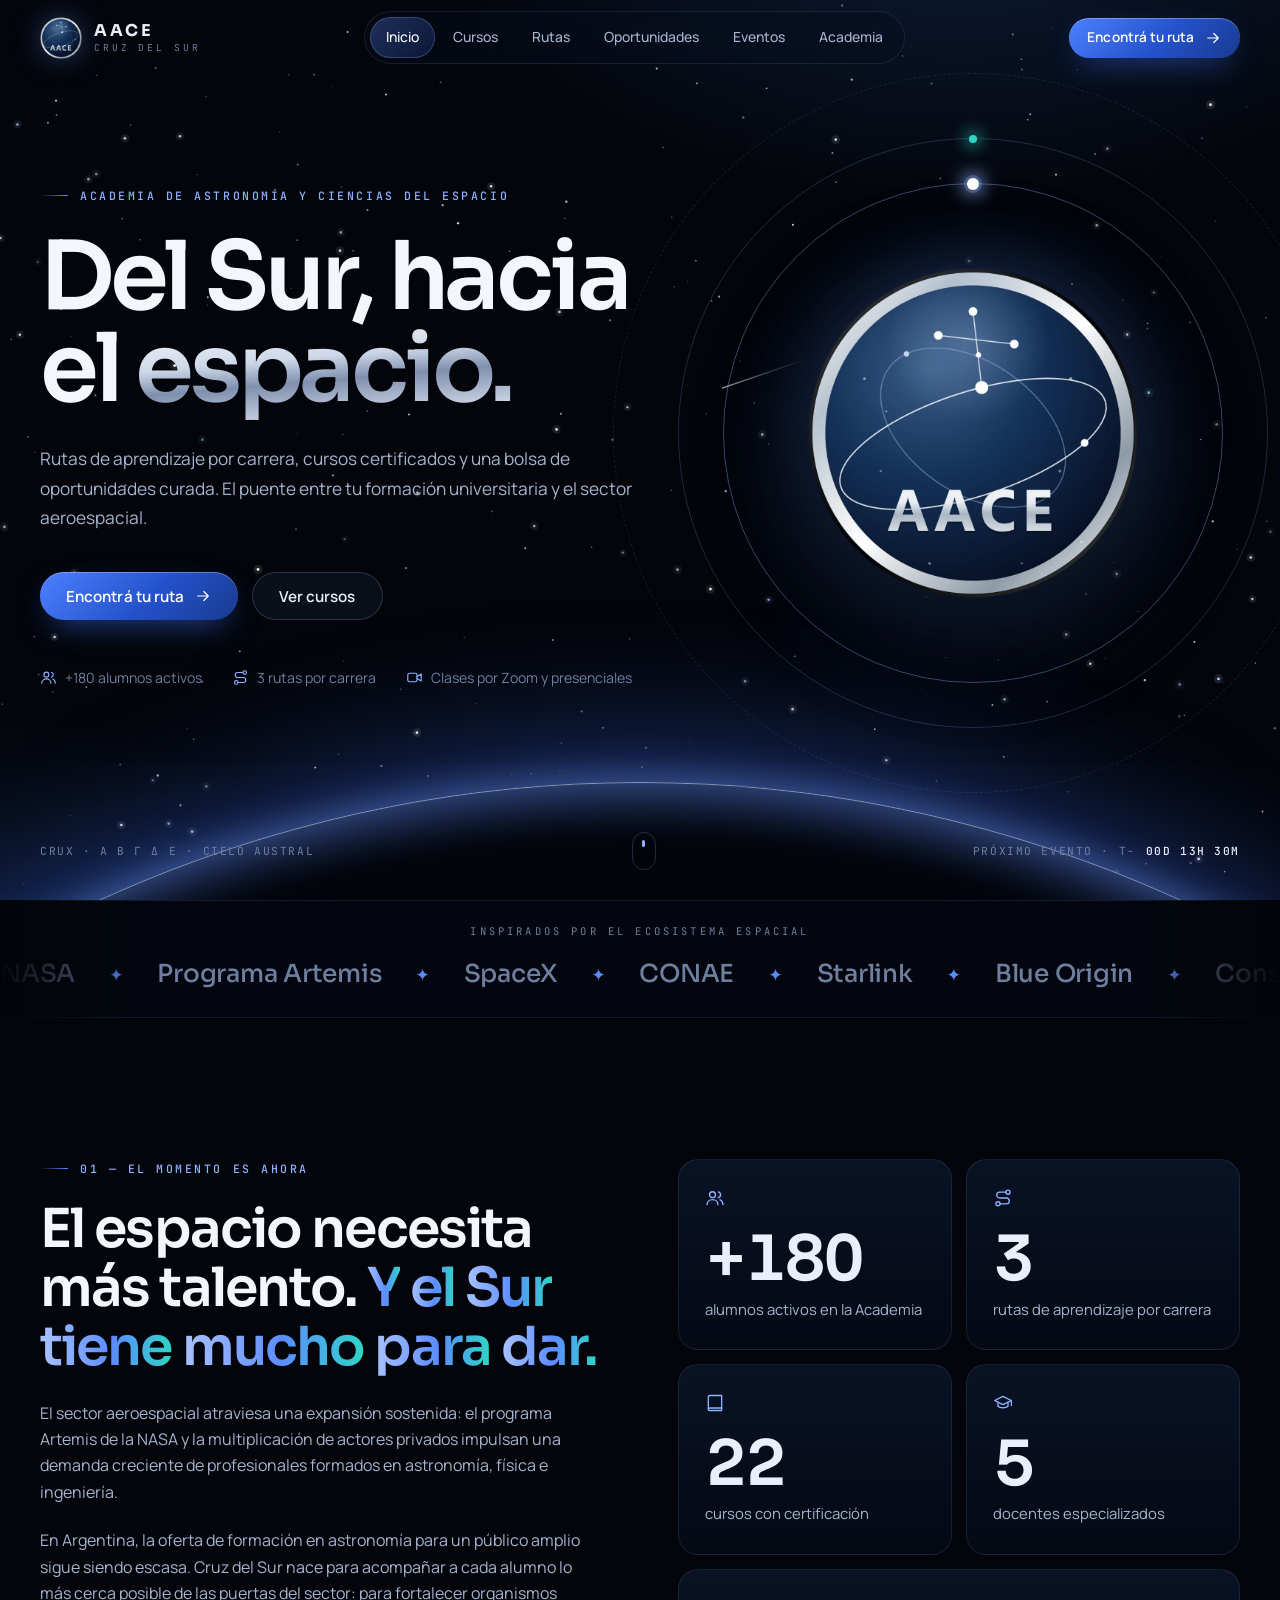
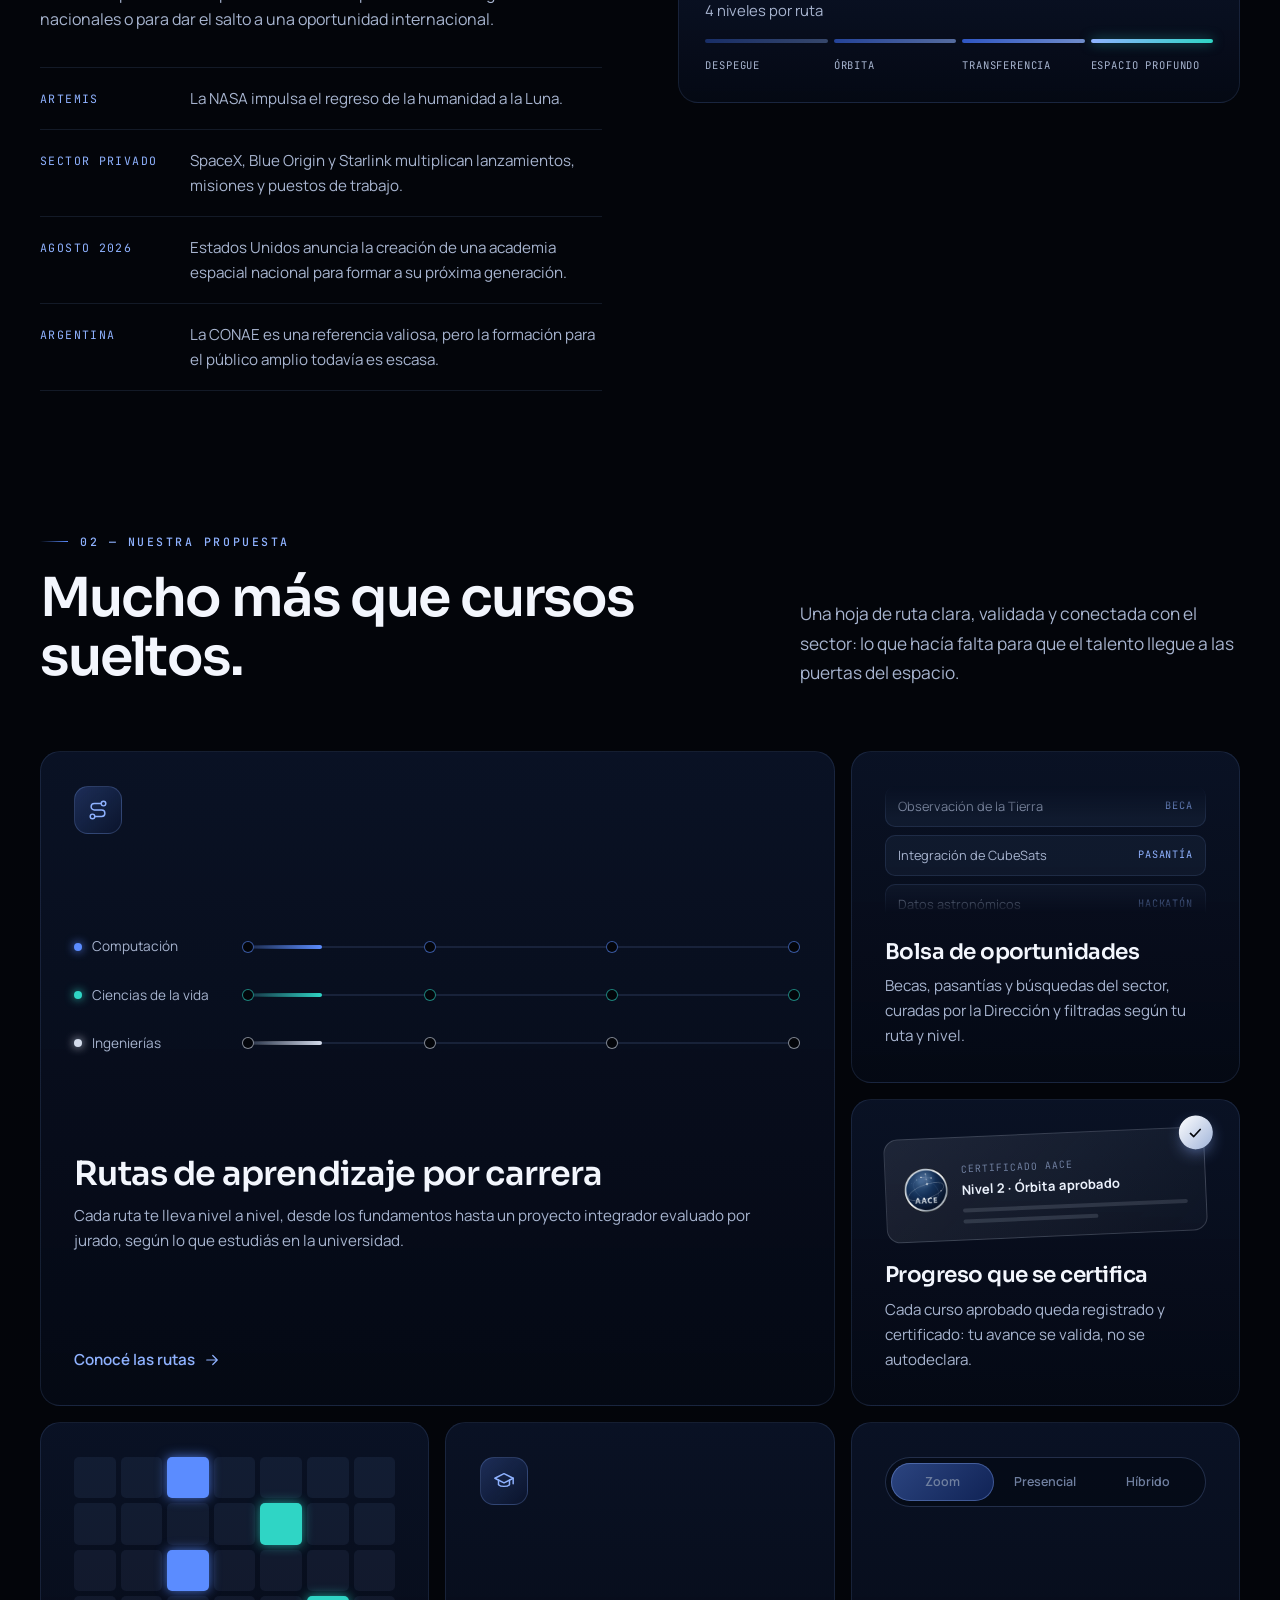
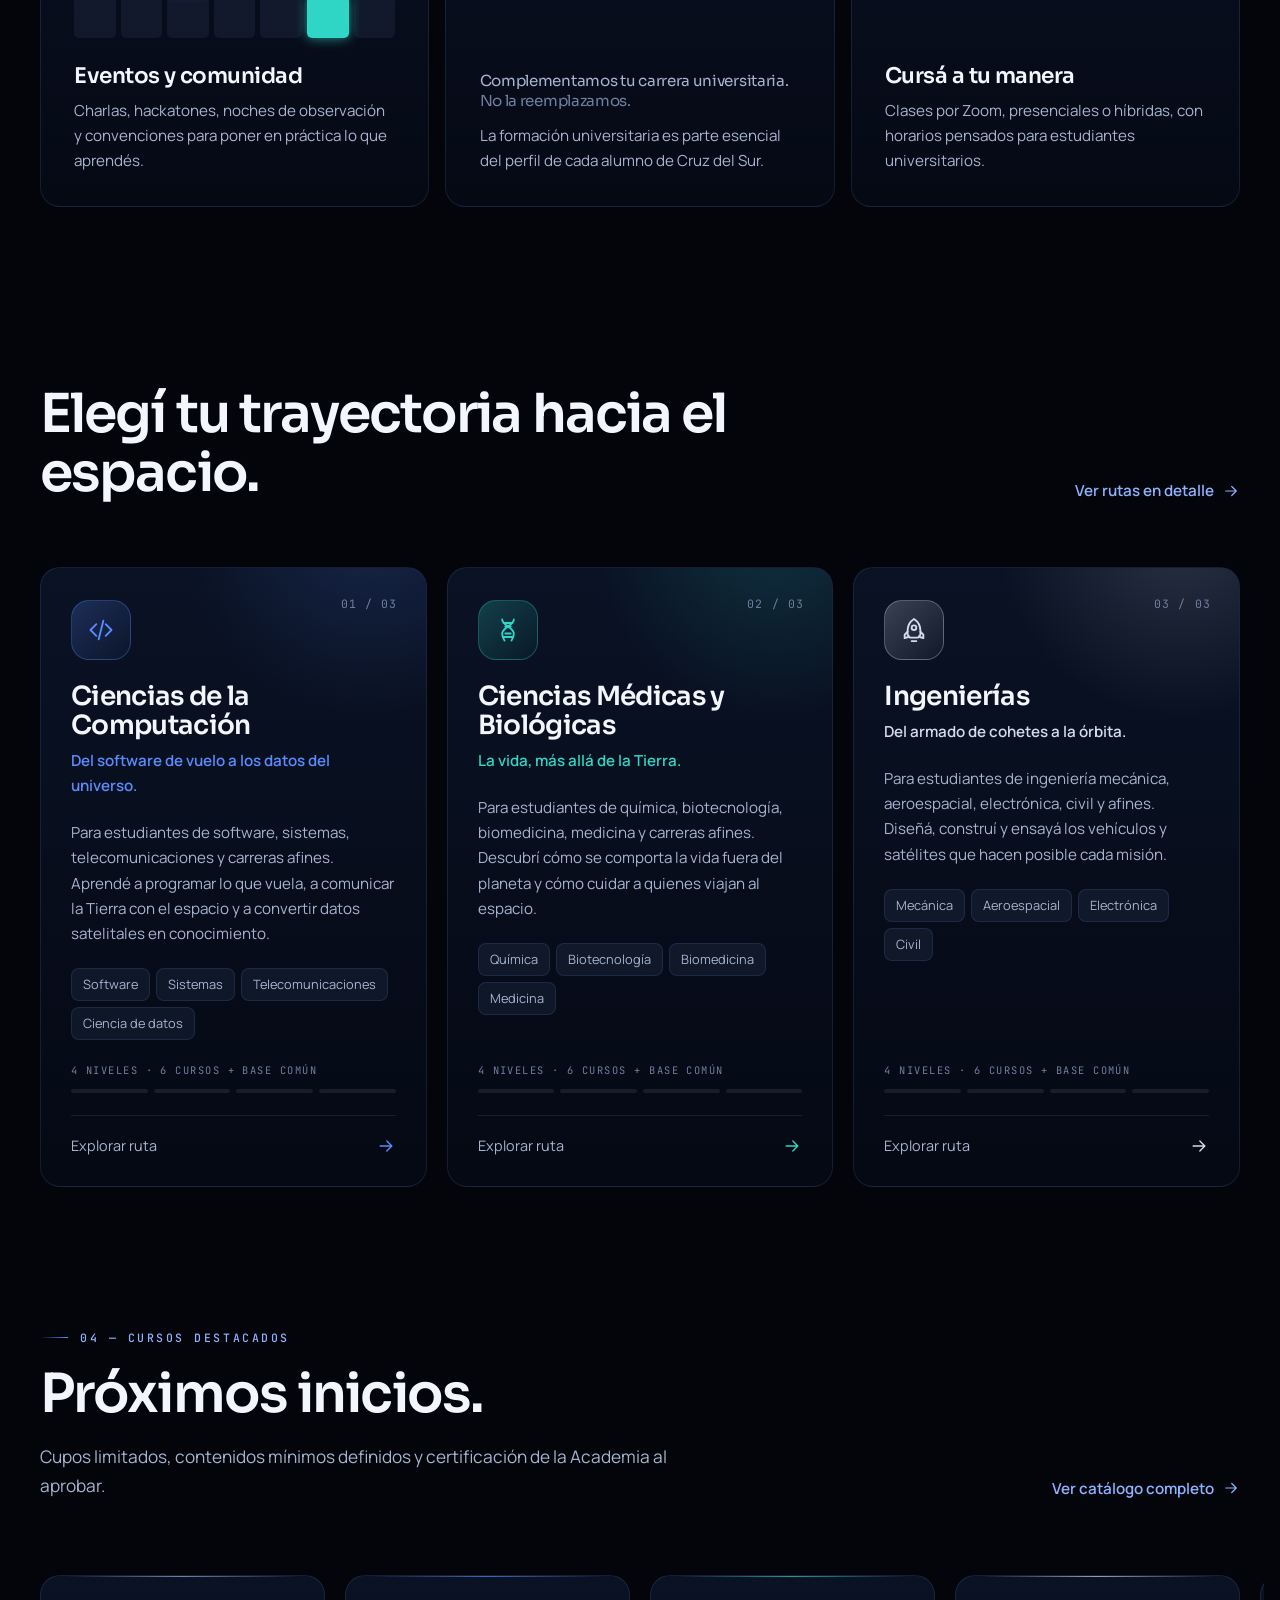
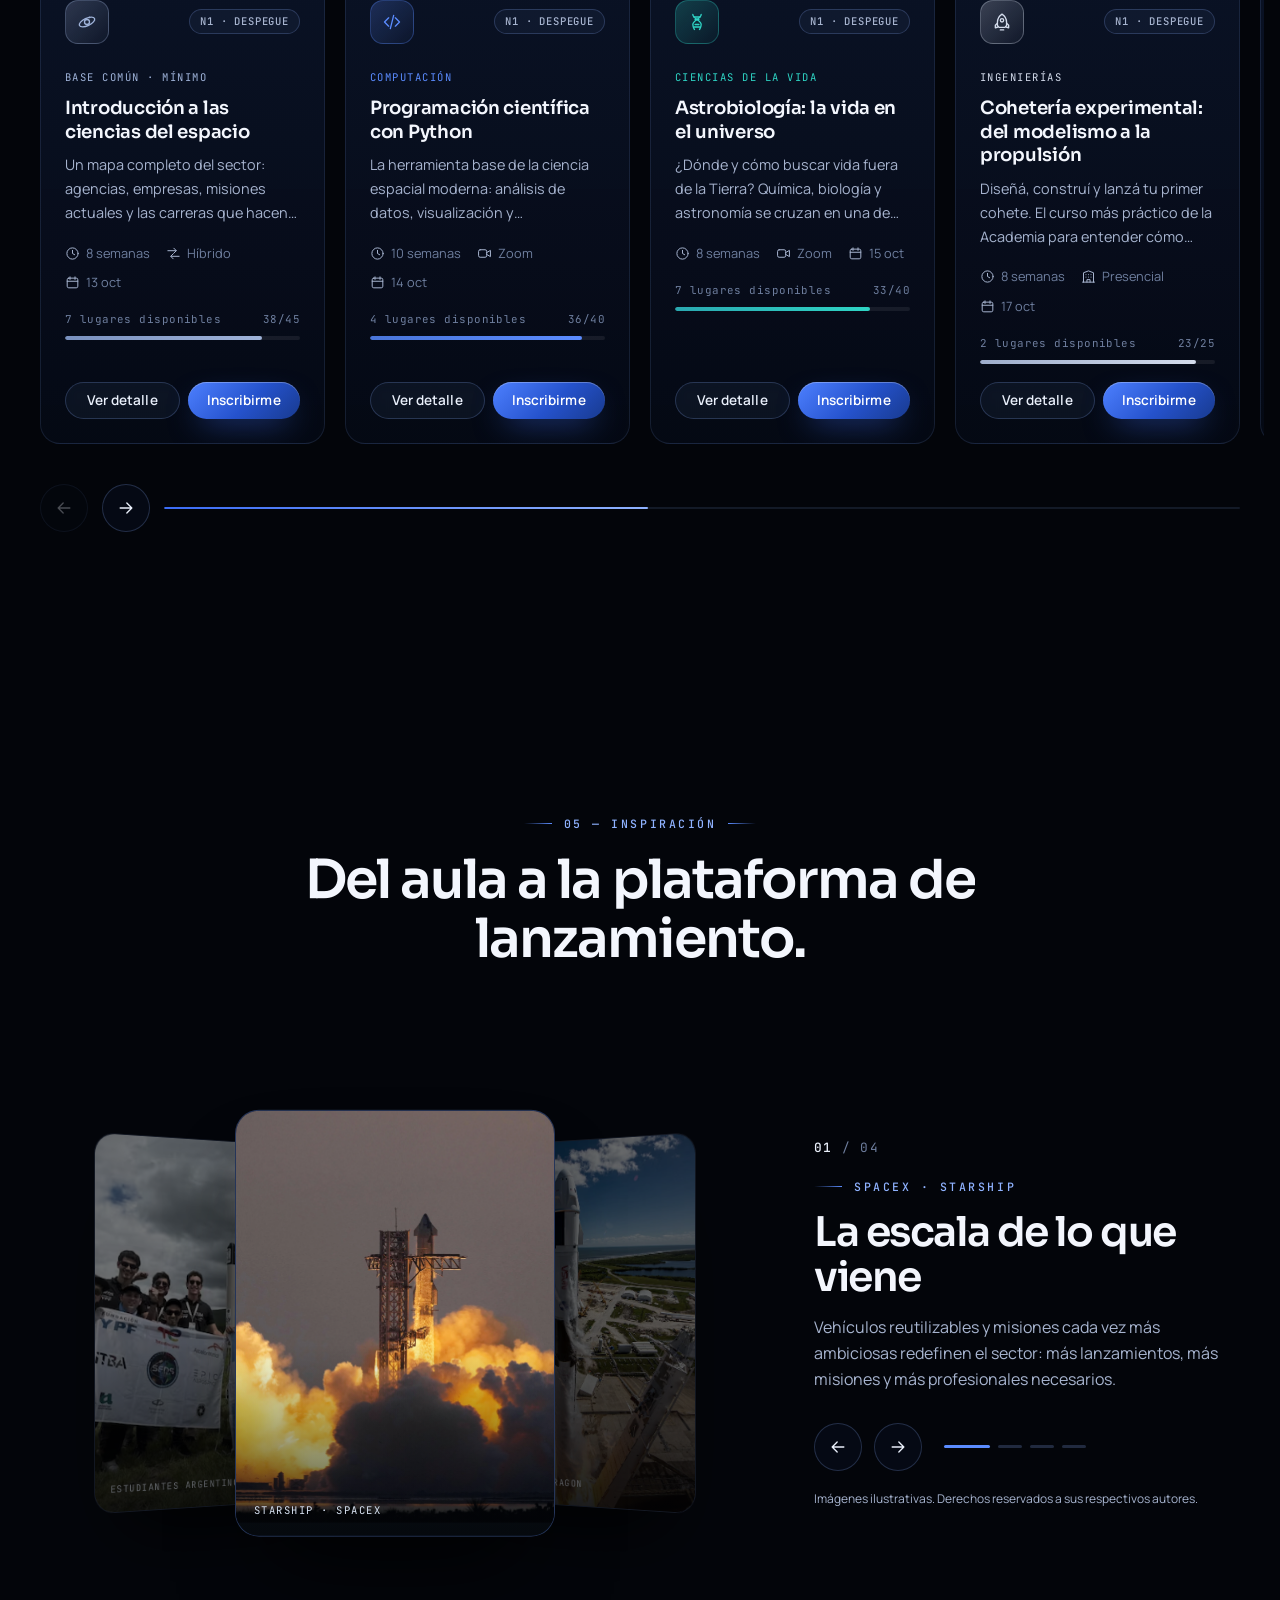
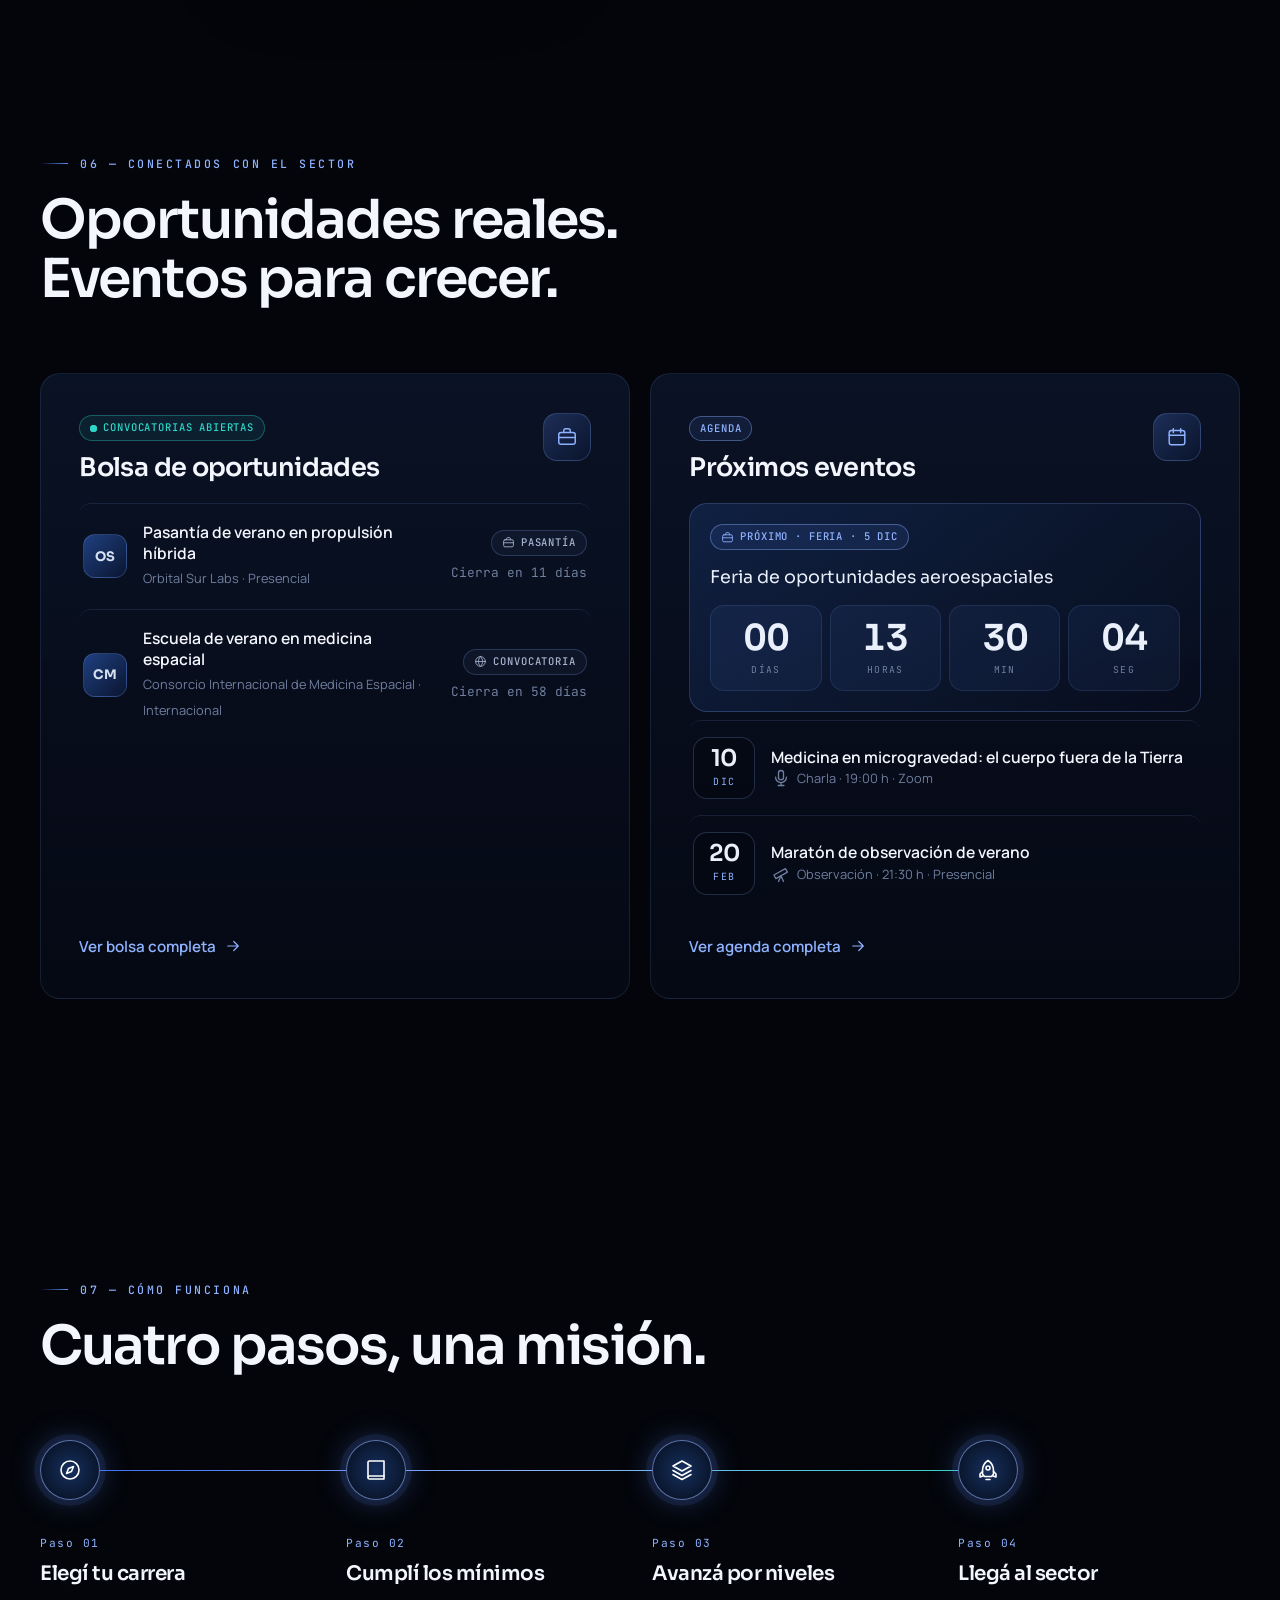
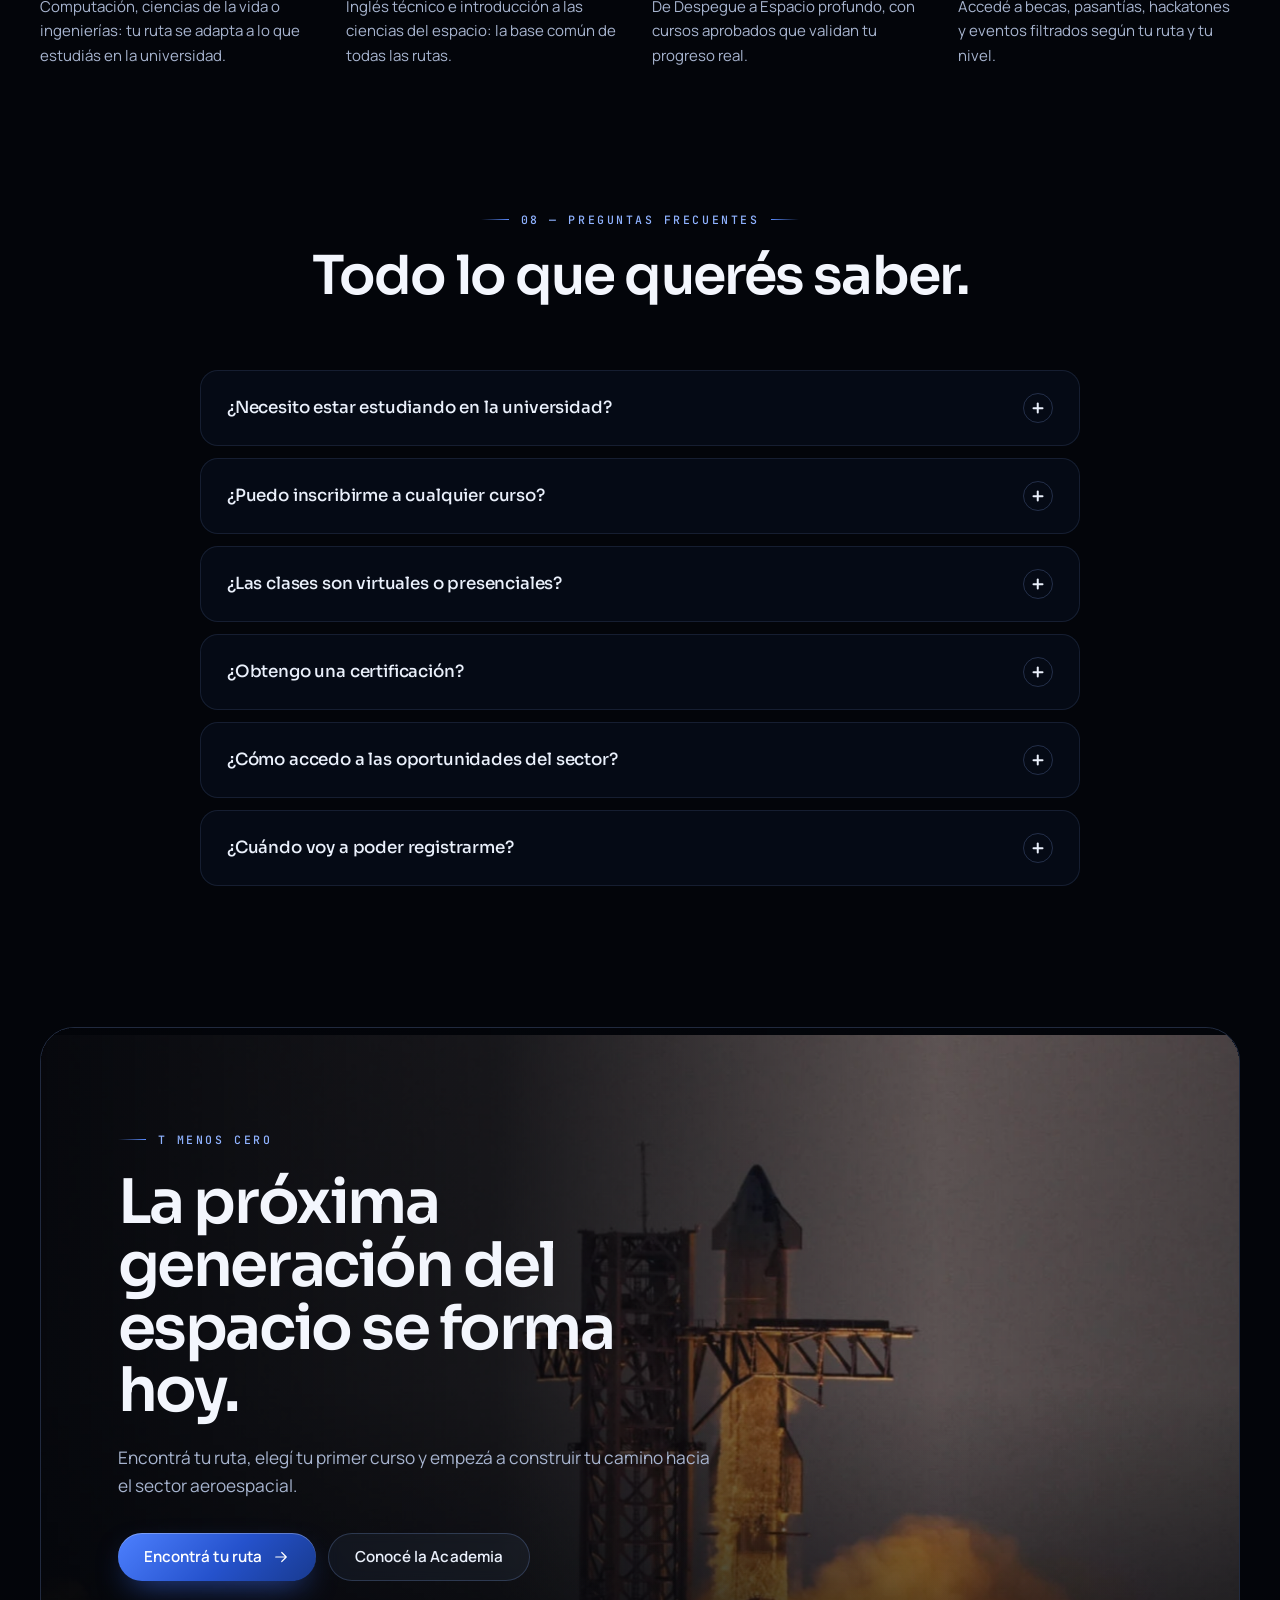
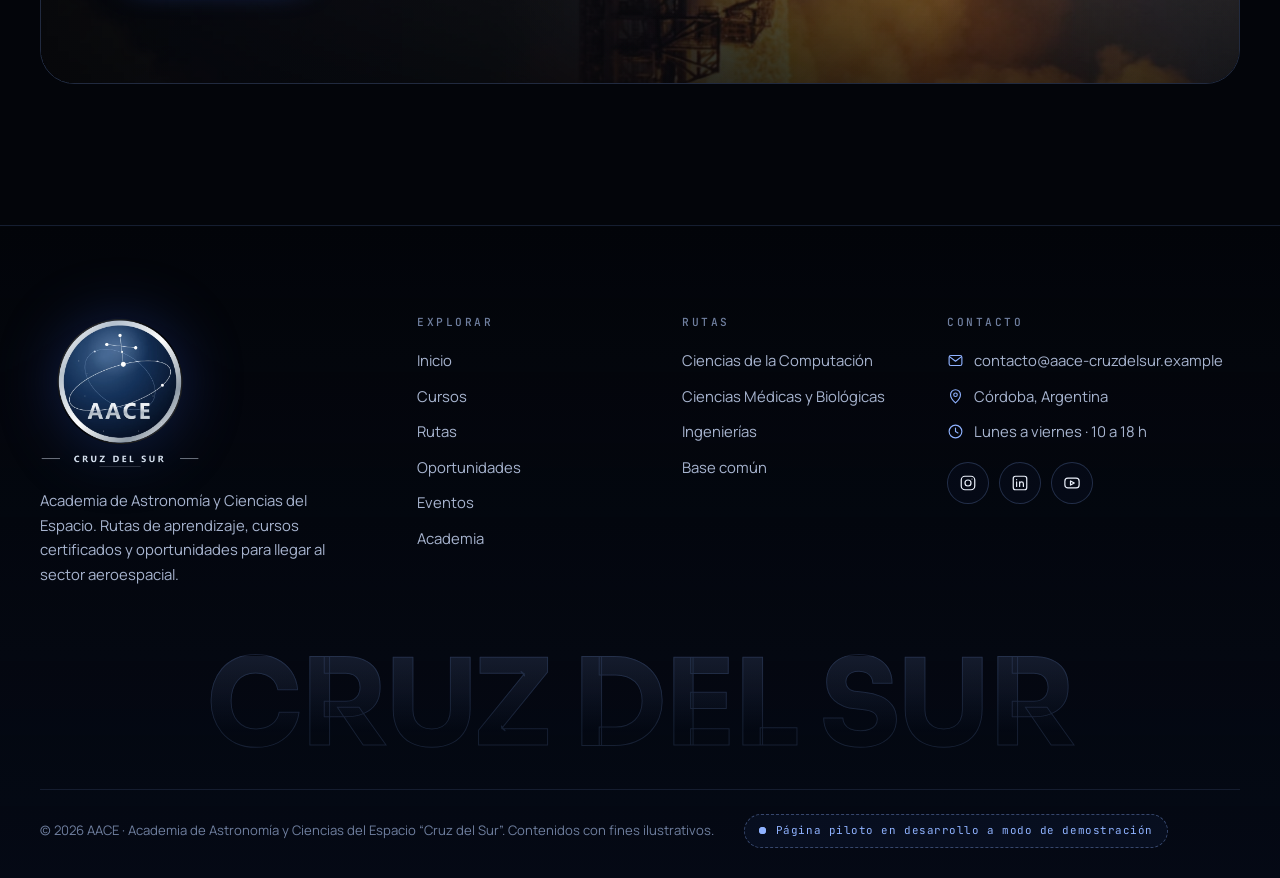
<file: index.html>
<!DOCTYPE html>
<html lang="es">
<head>
  <meta charset="utf-8">
  <meta name="viewport" content="width=device-width, initial-scale=1">
  <title>AACE Cruz del Sur · Academia de Astronomía y Ciencias del Espacio</title>
  <meta name="description" content="Rutas de aprendizaje por carrera, cursos certificados y una bolsa de oportunidades curada: el puente entre tu formación universitaria y el sector aeroespacial.">
  <meta name="theme-color" content="#03050a">
  <meta property="og:title" content="AACE Cruz del Sur · Academia de Astronomía y Ciencias del Espacio">
  <meta property="og:description" content="Del Sur, hacia el espacio. Rutas de aprendizaje, cursos certificados y oportunidades del sector aeroespacial.">
  <meta property="og:image" content="assets/img/logo-light.webp">
  <link rel="icon" type="image/png" href="assets/img/favicon.png">
  <link rel="apple-touch-icon" href="assets/img/apple-touch-icon.png">
  <link rel="preconnect" href="https://fonts.googleapis.com">
  <link rel="preconnect" href="https://fonts.gstatic.com" crossorigin>
  <link rel="stylesheet" href="https://fonts.googleapis.com/css2?family=JetBrains+Mono:wght@400;500&family=Manrope:wght@400;500;600;700&family=Sora:wght@400;500;600;700&display=swap">
  <link rel="stylesheet" href="assets/css/styles.css">
  <script>document.documentElement.classList.add('js');</script>
  <script src="assets/js/data.js" defer></script>
  <script src="assets/js/main.js" defer></script>
  <script src="assets/js/home.js" defer></script>
</head>
<body data-page="inicio">
  <div class="curtain" aria-hidden="true"></div>

  <main id="main">

    <!-- ============ HERO ============ -->
    <section class="hero" aria-labelledby="hero-title">
      <div class="hero__horizon" aria-hidden="true"></div>
      <div class="container hero__grid">
        <div class="hero__content">
          <span class="eyebrow" data-reveal style="--d:450ms">Academia de Astronomía y Ciencias del Espacio</span>
          <h1 id="hero-title" data-split style="--split-delay:550ms">Del Sur, hacia el <span class="metal">espacio.</span></h1>
          <p class="lead hero__lead" data-reveal style="--d:1050ms">Rutas de aprendizaje por carrera, cursos certificados y una bolsa de oportunidades curada. El puente entre tu formación universitaria y el sector aeroespacial.</p>
          <div class="hero__actions" data-reveal style="--d:1200ms">
            <a class="btn btn-primary" href="rutas.html" data-magnetic>Encontrá tu ruta <i data-icon="arrow-right" class="ico-arrow"></i></a>
            <a class="btn btn-ghost" href="cursos.html" data-magnetic>Ver cursos</a>
          </div>
          <div class="hero__meta" data-reveal style="--d:1350ms">
            <span><i data-icon="users"></i>+180 alumnos activos</span>
            <span><i data-icon="route"></i>3 rutas por carrera</span>
            <span><i data-icon="video"></i>Clases por Zoom y presenciales</span>
          </div>
        </div>

        <div class="hero-orb__wrap" data-reveal="scale" style="--d:250ms">
          <div class="hero-orb" data-mouse-tilt="12" aria-hidden="true">
            <div class="hero-orb__glow"></div>
            <div class="orbit orbit--3"></div>
            <div class="orbit orbit--2"><span class="orbit__sat"></span></div>
            <img class="hero-orb__emblem" src="assets/img/logo-emblem.webp" alt="" width="330" height="330">
            <div class="orbit orbit--1"><span class="orbit__sat"></span></div>
          </div>
        </div>
      </div>

      <div class="hero__bar">
        <div class="container">
          <span class="hero__bar-item">Crux · α β γ δ ε · Cielo austral</span>
          <span class="scroll-cue" aria-hidden="true"></span>
          <a class="hero__bar-item" href="eventos.html" id="hero-next-event">Agenda de eventos</a>
        </div>
      </div>
    </section>

    <!-- ============ MARQUEE ============ -->
    <section class="marquee" aria-label="Ecosistema espacial que nos inspira">
      <p class="marquee__label">Inspirados por el ecosistema espacial</p>
      <div class="marquee__track" data-marquee>
        <span class="marquee__item">NASA</span>
        <span class="marquee__item">Programa Artemis</span>
        <span class="marquee__item">SpaceX</span>
        <span class="marquee__item">CONAE</span>
        <span class="marquee__item">Starlink</span>
        <span class="marquee__item">Blue Origin</span>
        <span class="marquee__item">ConstelAR Space</span>
        <span class="marquee__item">Propulsar · Argentine Space Cluster</span>
      </div>
    </section>

    <!-- ============ CONTEXTO ============ -->
    <section class="section" id="contexto">
      <div class="container context">
        <div class="context__text">
          <span class="eyebrow" data-reveal>01 — El momento es ahora</span>
          <h2 data-split>El espacio necesita más talento. <span class="grad-text">Y el Sur tiene mucho para dar.</span></h2>
          <p data-reveal>El sector aeroespacial atraviesa una expansión sostenida: el programa Artemis de la NASA y la multiplicación de actores privados impulsan una demanda creciente de profesionales formados en astronomía, física e ingeniería.</p>
          <p data-reveal>En Argentina, la oferta de formación en astronomía para un público amplio sigue siendo escasa. Cruz del Sur nace para acompañar a cada alumno lo más cerca posible de las puertas del sector: para fortalecer organismos nacionales o para dar el salto a una oportunidad internacional.</p>
          <ul class="signals" data-stagger="110">
            <li data-reveal><span>Artemis</span><p>La NASA impulsa el regreso de la humanidad a la Luna.</p></li>
            <li data-reveal><span>Sector privado</span><p>SpaceX, Blue Origin y Starlink multiplican lanzamientos, misiones y puestos de trabajo.</p></li>
            <li data-reveal><span>Agosto 2026</span><p>Estados Unidos anuncia la creación de una academia espacial nacional para formar a su próxima generación.</p></li>
            <li data-reveal><span>Argentina</span><p>La CONAE es una referencia valiosa, pero la formación para el público amplio todavía es escasa.</p></li>
          </ul>
        </div>

        <div class="stats" data-stagger="110">
          <div class="card stat" data-reveal>
            <span class="stat__icon" data-icon="users"></span>
            <span class="stat__num" data-count="180" data-prefix="+">0</span>
            <span class="stat__label">alumnos activos en la Academia</span>
          </div>
          <div class="card stat" data-reveal>
            <span class="stat__icon" data-icon="route"></span>
            <span class="stat__num" data-count="3">0</span>
            <span class="stat__label">rutas de aprendizaje por carrera</span>
          </div>
          <div class="card stat" data-reveal>
            <span class="stat__icon" data-icon="book"></span>
            <span class="stat__num" data-count="22" data-stat="cursos">0</span>
            <span class="stat__label">cursos con certificación</span>
          </div>
          <div class="card stat" data-reveal>
            <span class="stat__icon" data-icon="graduation"></span>
            <span class="stat__num" data-count="5">0</span>
            <span class="stat__label">docentes especializados</span>
          </div>
          <div class="card stat stat--wide" data-reveal>
            <span class="stat__label">4 niveles por ruta</span>
            <div class="level-track" aria-hidden="true">
              <span>Despegue</span><span>Órbita</span><span>Transferencia</span><span>Espacio profundo</span>
            </div>
          </div>
        </div>
      </div>
    </section>

    <!-- ============ PROPUESTA (BENTO) ============ -->
    <section class="section section--flush-top" id="propuesta">
      <div class="container">
        <div class="section-head">
          <div class="section-head__text">
            <span class="eyebrow" data-reveal>02 — Nuestra propuesta</span>
            <h2 data-split>Mucho más que cursos sueltos.</h2>
          </div>
          <p class="lead" data-reveal style="max-width:440px">Una hoja de ruta clara, validada y conectada con el sector: lo que hacía falta para que el talento llegue a las puertas del espacio.</p>
        </div>

        <div class="bento" data-stagger="90">
          <article class="card bento__item b-1" data-reveal>
            <span class="icon-box" data-icon="route"></span>
            <div class="mini-routes" aria-hidden="true">
              <div class="mini-route rc-computacion" style="--row:0"><span>Computación</span><div class="mini-route__track"><i style="--i:0"></i><i style="--i:1"></i><i style="--i:2"></i><i style="--i:3"></i><b class="mini-route__pulse"></b></div></div>
              <div class="mini-route rc-vida" style="--row:1"><span>Ciencias de la vida</span><div class="mini-route__track"><i style="--i:0"></i><i style="--i:1"></i><i style="--i:2"></i><i style="--i:3"></i><b class="mini-route__pulse"></b></div></div>
              <div class="mini-route rc-ingenieria" style="--row:2"><span>Ingenierías</span><div class="mini-route__track"><i style="--i:0"></i><i style="--i:1"></i><i style="--i:2"></i><i style="--i:3"></i><b class="mini-route__pulse"></b></div></div>
            </div>
            <div>
              <h3>Rutas de aprendizaje por carrera</h3>
              <p>Cada ruta te lleva nivel a nivel, desde los fundamentos hasta un proyecto integrador evaluado por jurado, según lo que estudiás en la universidad.</p>
            </div>
            <a class="link-arrow" href="rutas.html">Conocé las rutas <i data-icon="arrow-right"></i></a>
          </article>

          <article class="card bento__item b-2" data-reveal>
            <div class="ticker" aria-hidden="true">
              <div class="ticker__list" data-marquee>
                <span>Observación de la Tierra <em>Beca</em></span>
                <span>Integración de CubeSats <em>Pasantía</em></span>
                <span>Datos astronómicos <em>Hackatón</em></span>
                <span>Software de misión <em>Selección</em></span>
                <span>Medicina espacial <em>Convocatoria</em></span>
                <span>Propulsión híbrida <em>Pasantía</em></span>
              </div>
            </div>
            <div>
              <h3>Bolsa de oportunidades</h3>
              <p>Becas, pasantías y búsquedas del sector, curadas por la Dirección y filtradas según tu ruta y nivel.</p>
            </div>
          </article>

          <article class="card bento__item b-3" data-reveal>
            <div class="cert" aria-hidden="true">
              <img src="assets/img/logo-emblem.webp" alt="" width="44" height="44" loading="lazy">
              <div><small>Certificado AACE</small><b>Nivel 2 · Órbita aprobado</b><i></i><i></i></div>
              <span class="cert__seal" data-icon="check"></span>
            </div>
            <div>
              <h3>Progreso que se certifica</h3>
              <p>Cada curso aprobado queda registrado y certificado: tu avance se valida, no se autodeclara.</p>
            </div>
          </article>

          <article class="card bento__item b-4" data-reveal>
            <div class="mini-cal" aria-hidden="true">
              <i></i><i></i><i class="on" style="--i:0"></i><i></i><i></i><i></i><i></i>
              <i></i><i></i><i></i><i></i><i class="on t" style="--i:1"></i><i></i><i></i>
              <i></i><i></i><i class="on" style="--i:2"></i><i></i><i></i><i></i><i></i>
              <i></i><i></i><i></i><i></i><i></i><i class="on t" style="--i:3"></i><i></i>
            </div>
            <div>
              <h3>Eventos y comunidad</h3>
              <p>Charlas, hackatones, noches de observación y convenciones para poner en práctica lo que aprendés.</p>
            </div>
          </article>

          <article class="card bento__item b-5" data-reveal>
            <span class="icon-box" data-icon="graduation"></span>
            <div>
              <p class="quote-big">Complementamos tu carrera universitaria. <span class="muted">No la reemplazamos.</span></p>
              <p style="margin-top:12px">La formación universitaria es parte esencial del perfil de cada alumno de Cruz del Sur.</p>
            </div>
          </article>

          <article class="card bento__item b-6" data-reveal>
            <div class="mode-switch" aria-hidden="true"><span>Zoom</span><span>Presencial</span><span>Híbrido</span></div>
            <div>
              <h3>Cursá a tu manera</h3>
              <p>Clases por Zoom, presenciales o híbridas, con horarios pensados para estudiantes universitarios.</p>
            </div>
          </article>
        </div>
      </div>
    </section>

    <!-- ============ RUTAS ============ -->
    <section class="section section--flush-top" id="rutas">
      <div class="container">
        <div class="section-head">
          <div class="section-head__text">
            <span class="eyebrow" data-reveal>03 — Rutas de aprendizaje</span>
            <h2 data-split>Elegí tu trayectoria hacia el espacio.</h2>
          </div>
          <a class="link-arrow" href="rutas.html" data-reveal>Ver rutas en detalle <i data-icon="arrow-right"></i></a>
        </div>
        <div class="routes" id="home-routes" data-stagger="120"></div>
      </div>
    </section>

    <!-- ============ CURSOS DESTACADOS ============ -->
    <section class="section section--flush-top" id="cursos-destacados">
      <div class="container">
        <div class="section-head">
          <div class="section-head__text">
            <span class="eyebrow" data-reveal>04 — Cursos destacados</span>
            <h2 data-split>Próximos inicios.</h2>
            <p class="lead" data-reveal>Cupos limitados, contenidos mínimos definidos y certificación de la Academia al aprobar.</p>
          </div>
          <a class="link-arrow" href="cursos.html" data-reveal>Ver catálogo completo <i data-icon="arrow-right"></i></a>
        </div>
        <div class="rail" data-rail data-autoplay="5000" data-reveal>
          <div class="rail__track" data-rail-track id="featured-track"></div>
          <div class="rail__controls">
            <button class="icon-btn" type="button" data-rail-prev aria-label="Cursos anteriores"><i data-icon="arrow-left"></i></button>
            <button class="icon-btn" type="button" data-rail-next aria-label="Cursos siguientes"><i data-icon="arrow-right"></i></button>
            <div class="rail__progress" aria-hidden="true"><span class="rail__thumb"></span></div>
          </div>
        </div>
      </div>
    </section>

    <!-- ============ GALERÍA ============ -->
    <section class="section" id="galeria">
      <div class="container">
        <div class="section-head section-head--center">
          <div class="section-head__text">
            <span class="eyebrow eyebrow--center" data-reveal>05 — Inspiración</span>
            <h2 data-split>Del aula a la plataforma de lanzamiento.</h2>
          </div>
        </div>
        <div class="gallery">
          <div class="coverflow" data-coverflow data-caption="#cf-caption" tabindex="0" role="region" aria-roledescription="carrusel" aria-label="Galería de imágenes. Usá las flechas del teclado para navegar." data-reveal="scale">
            <figure class="cf-item" data-tag="SpaceX · Starship" data-title="La escala de lo que viene" data-text="Vehículos reutilizables y misiones cada vez más ambiciosas redefinen el sector: más lanzamientos, más misiones y más profesionales necesarios.">
              <img src="assets/img/starship.webp" alt="Lanzamiento del cohete Starship entre nubes de vapor al atardecer" width="1280" height="1706" loading="lazy" draggable="false">
              <figcaption>Starship · SpaceX</figcaption>
            </figure>
            <figure class="cf-item" data-tag="SpaceX · Falcon 9 y Crew Dragon" data-title="Lanzar se volvió rutina" data-text="La reutilización de cohetes cambió la economía del espacio y abrió la puerta a nuevas empresas, nuevos actores y nuevos talentos.">
              <img src="assets/img/falcon9.webp" alt="Cohete Falcon 9 con la cápsula Crew Dragon despegando frente a la costa" width="767" height="1151" loading="lazy" draggable="false">
              <figcaption>Falcon 9 · Crew Dragon</figcaption>
            </figure>
            <figure class="cf-item" data-tag="CONAE · Tronador II" data-title="Argentina también construye lanzadores" data-text="El proyecto de lanzador nacional demuestra que el talento local puede diseñar tecnología espacial de primer nivel.">
              <img src="assets/img/tronador.png" alt="Modelo del lanzador argentino Tronador II exhibido al aire libre" width="250" height="333" loading="lazy" draggable="false">
              <figcaption>Tronador II · CONAE</figcaption>
            </figure>
            <figure class="cf-item" data-tag="Talento argentino" data-title="El talento ya está acá" data-text="Equipos de estudiantes argentinos compiten —y ganan— en desafíos aeroespaciales internacionales. Queremos que cada vez sean más.">
              <img src="assets/img/equipo-argentino.png" alt="Equipo de estudiantes argentinos con banderas junto a un cohete experimental" width="420" height="442" loading="lazy" draggable="false">
              <figcaption>Estudiantes argentinos</figcaption>
            </figure>
          </div>

          <div class="cf-caption" id="cf-caption" data-reveal style="--d:150ms">
            <span class="cf-caption__count"></span>
            <div class="cf-caption__swap">
              <span class="eyebrow" data-cf-tag></span>
              <h3 data-cf-title></h3>
              <p data-cf-text></p>
            </div>
            <div class="cf-controls">
              <button class="icon-btn" type="button" data-cf-prev aria-label="Imagen anterior"><i data-icon="arrow-left"></i></button>
              <button class="icon-btn" type="button" data-cf-next aria-label="Imagen siguiente"><i data-icon="arrow-right"></i></button>
              <div class="cf-dots"></div>
            </div>
            <p class="credit">Imágenes ilustrativas. Derechos reservados a sus respectivos autores.</p>
          </div>
        </div>
      </div>
    </section>

    <!-- ============ OPORTUNIDADES + EVENTOS ============ -->
    <section class="section section--flush-top" id="sector">
      <div class="container">
        <div class="section-head">
          <div class="section-head__text">
            <span class="eyebrow" data-reveal>06 — Conectados con el sector</span>
            <h2 data-split>Oportunidades reales. Eventos para crecer.</h2>
          </div>
        </div>
        <div class="split">
          <div class="card panel" data-reveal>
            <div class="panel__head">
              <div>
                <span class="badge badge--open"><span class="dot-pulse"></span>Convocatorias abiertas</span>
                <h3>Bolsa de oportunidades</h3>
              </div>
              <span class="icon-box" data-icon="briefcase"></span>
            </div>
            <div id="home-opps"></div>
            <div class="panel__foot"><a class="link-arrow" href="oportunidades.html">Ver bolsa completa <i data-icon="arrow-right"></i></a></div>
          </div>

          <div class="card panel" data-reveal style="--d:120ms">
            <div class="panel__head">
              <div>
                <span class="badge badge--soon">Agenda</span>
                <h3>Próximos eventos</h3>
              </div>
              <span class="icon-box" data-icon="calendar"></span>
            </div>
            <div class="next-event" id="home-next"></div>
            <div id="home-events"></div>
            <div class="panel__foot"><a class="link-arrow" href="eventos.html">Ver agenda completa <i data-icon="arrow-right"></i></a></div>
          </div>
        </div>
      </div>
    </section>

    <!-- ============ CÓMO FUNCIONA ============ -->
    <section class="section" id="como-funciona">
      <div class="container">
        <div class="section-head">
          <div class="section-head__text">
            <span class="eyebrow" data-reveal>07 — Cómo funciona</span>
            <h2 data-split>Cuatro pasos, una misión.</h2>
          </div>
        </div>
        <div class="steps" data-observe>
          <span class="steps__line" aria-hidden="true"></span>
          <div class="step" style="--i:0" data-reveal>
            <span class="step__node" data-icon="compass"></span>
            <span class="step__num">Paso 01</span>
            <h3>Elegí tu carrera</h3>
            <p>Computación, ciencias de la vida o ingenierías: tu ruta se adapta a lo que estudiás en la universidad.</p>
          </div>
          <div class="step" style="--i:1; --d:150ms" data-reveal>
            <span class="step__node" data-icon="book"></span>
            <span class="step__num">Paso 02</span>
            <h3>Cumplí los mínimos</h3>
            <p>Inglés técnico e introducción a las ciencias del espacio: la base común de todas las rutas.</p>
          </div>
          <div class="step" style="--i:2; --d:300ms" data-reveal>
            <span class="step__node" data-icon="layers"></span>
            <span class="step__num">Paso 03</span>
            <h3>Avanzá por niveles</h3>
            <p>De Despegue a Espacio profundo, con cursos aprobados que validan tu progreso real.</p>
          </div>
          <div class="step" style="--i:3; --d:450ms" data-reveal>
            <span class="step__node" data-icon="rocket"></span>
            <span class="step__num">Paso 04</span>
            <h3>Llegá al sector</h3>
            <p>Accedé a becas, pasantías, hackatones y eventos filtrados según tu ruta y tu nivel.</p>
          </div>
        </div>
      </div>
    </section>

    <!-- ============ FAQ ============ -->
    <section class="section section--flush-top" id="faq">
      <div class="container">
        <div class="section-head section-head--center">
          <div class="section-head__text">
            <span class="eyebrow eyebrow--center" data-reveal>08 — Preguntas frecuentes</span>
            <h2 data-split>Todo lo que querés saber.</h2>
          </div>
        </div>
        <div class="faq" data-accordion data-stagger="70">
          <div class="faq__item" data-reveal>
            <button class="faq__q" type="button" aria-expanded="false">¿Necesito estar estudiando en la universidad?<span class="faq__icon" aria-hidden="true"></span></button>
            <div class="faq__a"><div><p>Sí. Cruz del Sur no busca reemplazar tu carrera universitaria: la considera esencial. Tu carrera de interés define tu ruta de aprendizaje, y la Academia la complementa con formación específica del sector espacial.</p></div></div>
          </div>
          <div class="faq__item" data-reveal>
            <button class="faq__q" type="button" aria-expanded="false">¿Puedo inscribirme a cualquier curso?<span class="faq__icon" aria-hidden="true"></span></button>
            <div class="faq__a"><div><p>Sí. Cada curso indica conocimientos mínimos (por ejemplo, inglés técnico) y cursos recomendados, pero la idea no es limitarte: elegís el curso para el que te sentís listo.</p></div></div>
          </div>
          <div class="faq__item" data-reveal>
            <button class="faq__q" type="button" aria-expanded="false">¿Las clases son virtuales o presenciales?<span class="faq__icon" aria-hidden="true"></span></button>
            <div class="faq__a"><div><p>Depende del curso: hay cursos por Zoom, presenciales (como las prácticas en el observatorio o la cohetería experimental) e híbridos. La modalidad figura en cada curso del catálogo.</p></div></div>
          </div>
          <div class="faq__item" data-reveal>
            <button class="faq__q" type="button" aria-expanded="false">¿Obtengo una certificación?<span class="faq__icon" aria-hidden="true"></span></button>
            <div class="faq__a"><div><p>Sí. Al aprobar cada curso obtenés una certificación de la Academia, y tu avance dentro de la ruta queda respaldado por los cursos que efectivamente aprobaste.</p></div></div>
          </div>
          <div class="faq__item" data-reveal>
            <button class="faq__q" type="button" aria-expanded="false">¿Cómo accedo a las oportunidades del sector?<span class="faq__icon" aria-hidden="true"></span></button>
            <div class="faq__a"><div><p>La Dirección publica becas, pasantías, procesos de selección y convocatorias. Cada una indica la ruta y el nivel recomendado, así sabés si es para vos y podés prepararte con tiempo.</p></div></div>
          </div>
          <div class="faq__item" data-reveal>
            <button class="faq__q" type="button" aria-expanded="false">¿Cuándo voy a poder registrarme?<span class="faq__icon" aria-hidden="true"></span></button>
            <div class="faq__a"><div><p>Estamos desarrollando la plataforma de gestión académica, con registro de alumnos, inscripción online y seguimiento de tu progreso. Esta página es una versión piloto de demostración.</p></div></div>
          </div>
        </div>
      </div>
    </section>

    <!-- ============ CTA ============ -->
    <section class="section section--flush-top">
      <div class="container">
        <div class="cta-band" data-reveal="scale">
          <div class="cta-band__bg" aria-hidden="true">
            <img src="assets/img/starship.webp" alt="" loading="lazy" data-parallax="0.12">
          </div>
          <div class="cta-band__content">
            <span class="eyebrow">T menos cero</span>
            <h2>La próxima generación del espacio se forma hoy.</h2>
            <p>Encontrá tu ruta, elegí tu primer curso y empezá a construir tu camino hacia el sector aeroespacial.</p>
            <div class="cta-band__actions">
              <a class="btn btn-primary" href="rutas.html">Encontrá tu ruta <i data-icon="arrow-right" class="ico-arrow"></i></a>
              <a class="btn btn-ghost" href="academia.html">Conocé la Academia</a>
            </div>
          </div>
        </div>
      </div>
    </section>

  </main>
</body>
</html>
</file>
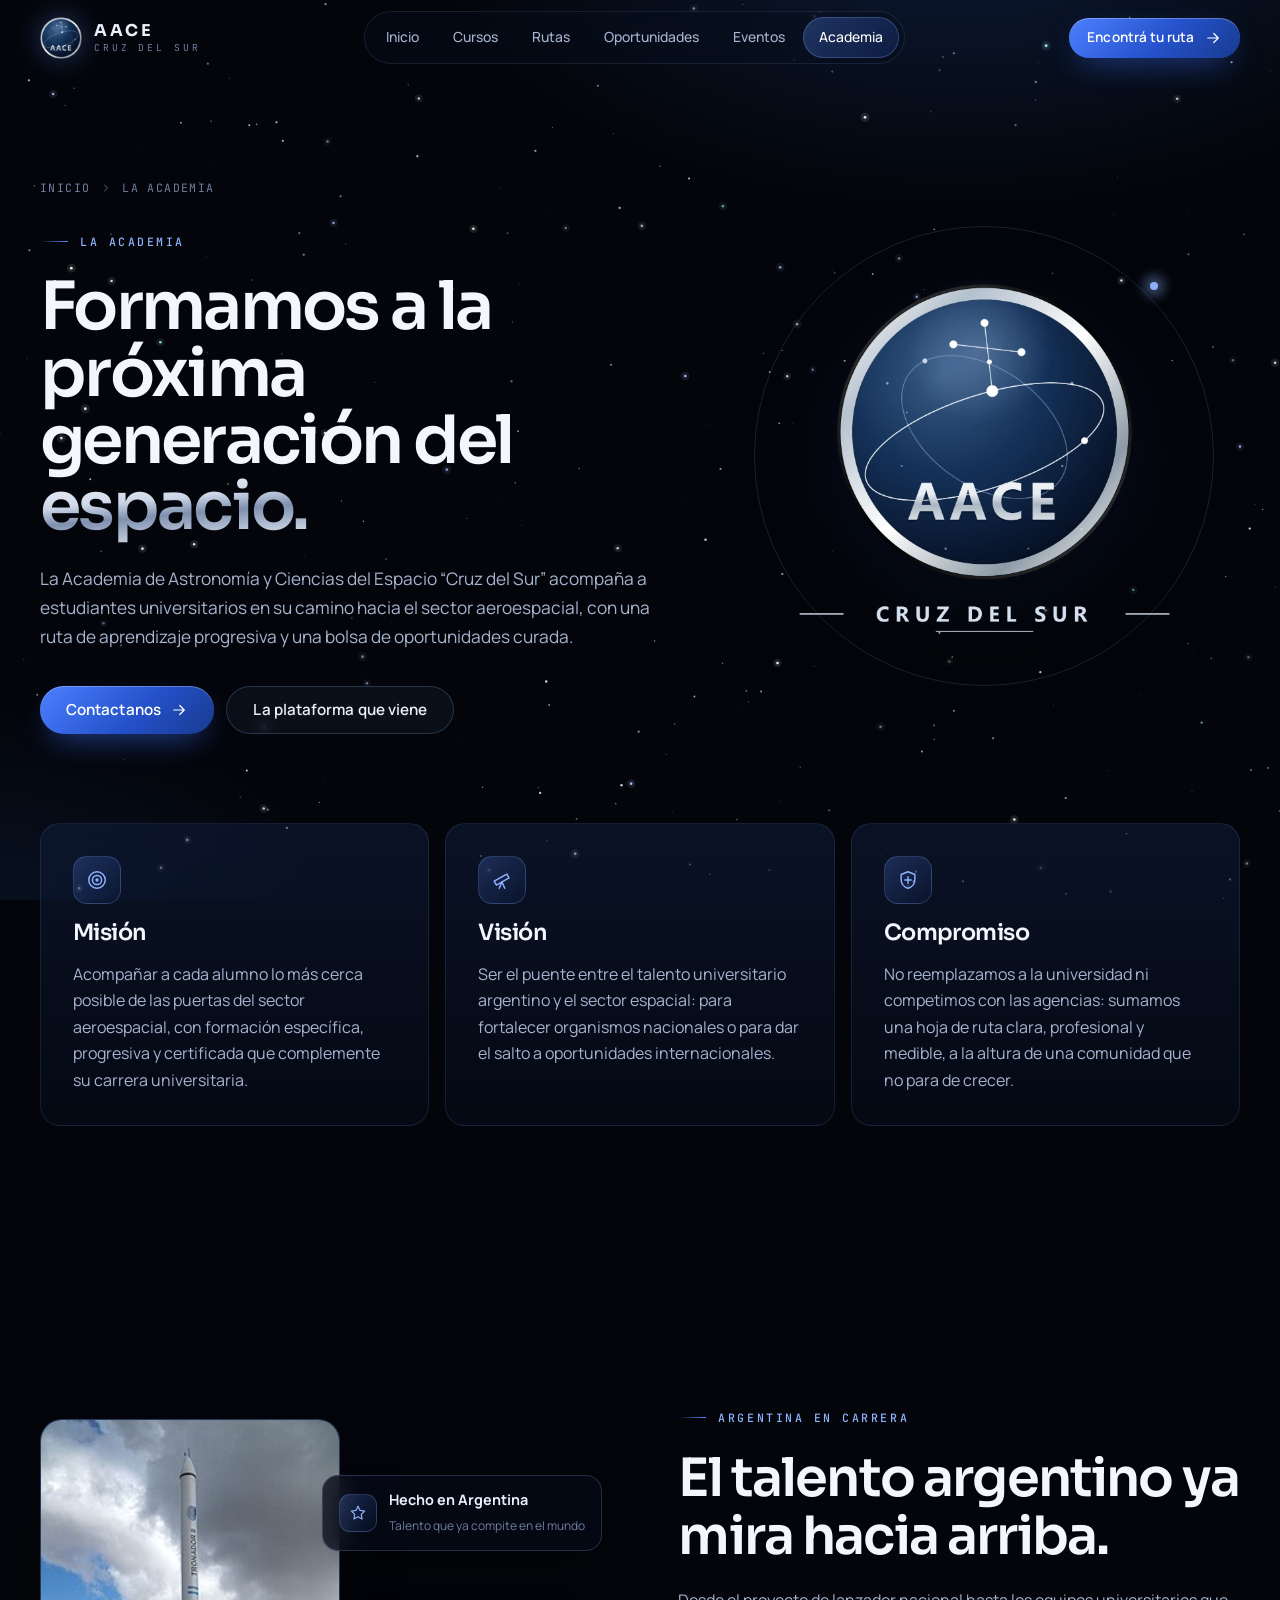
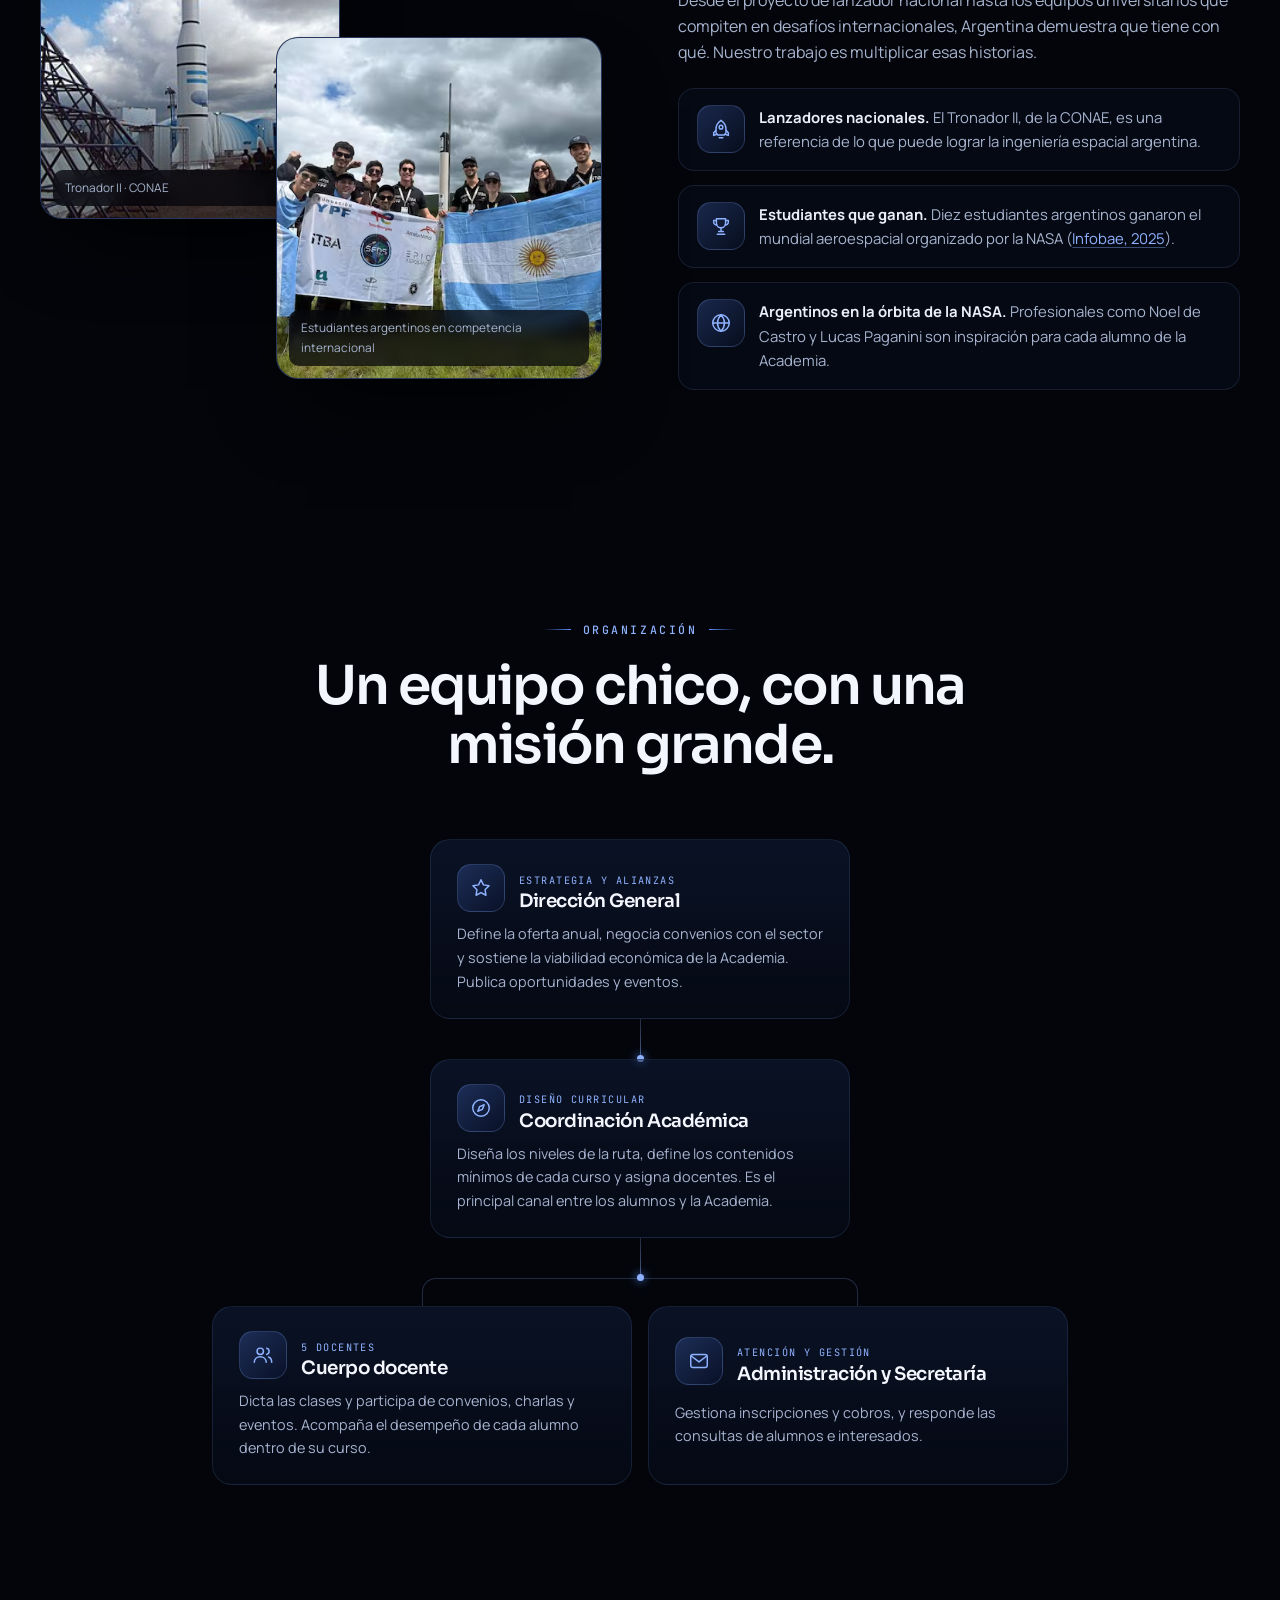
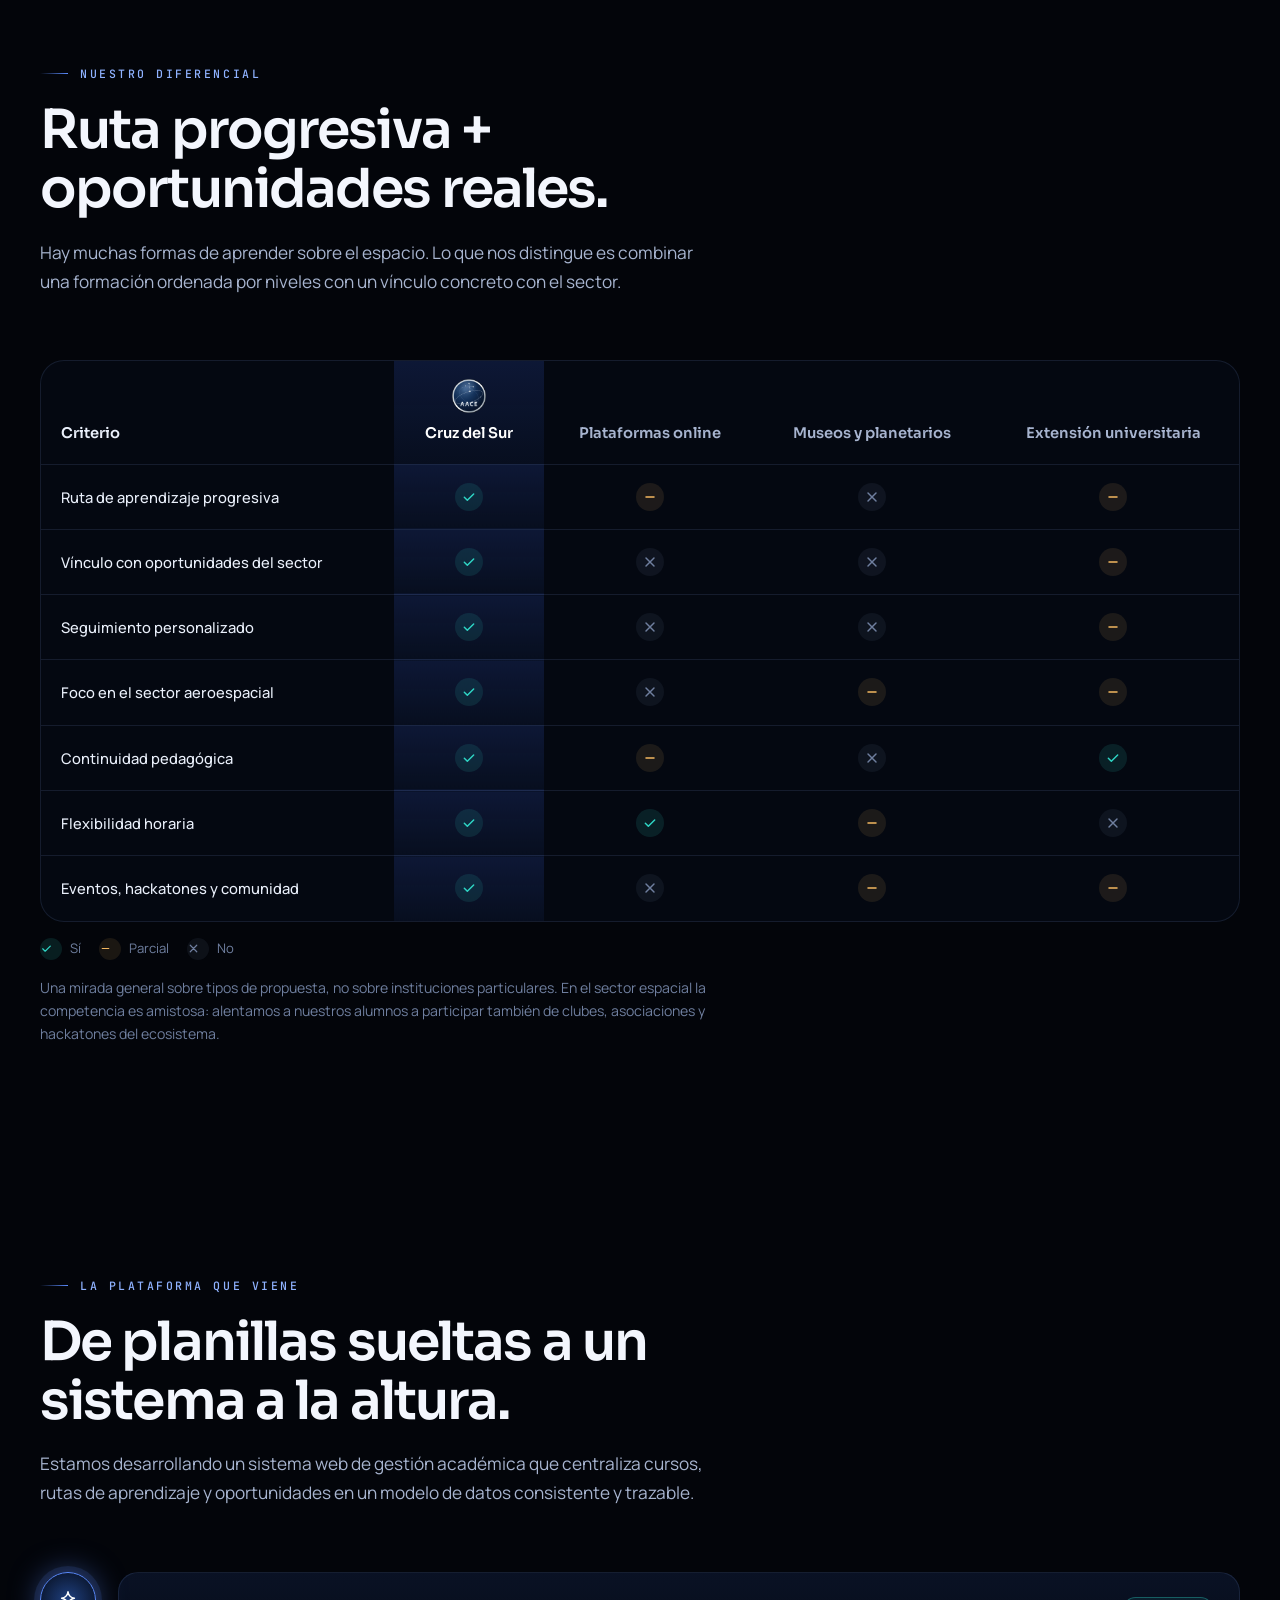
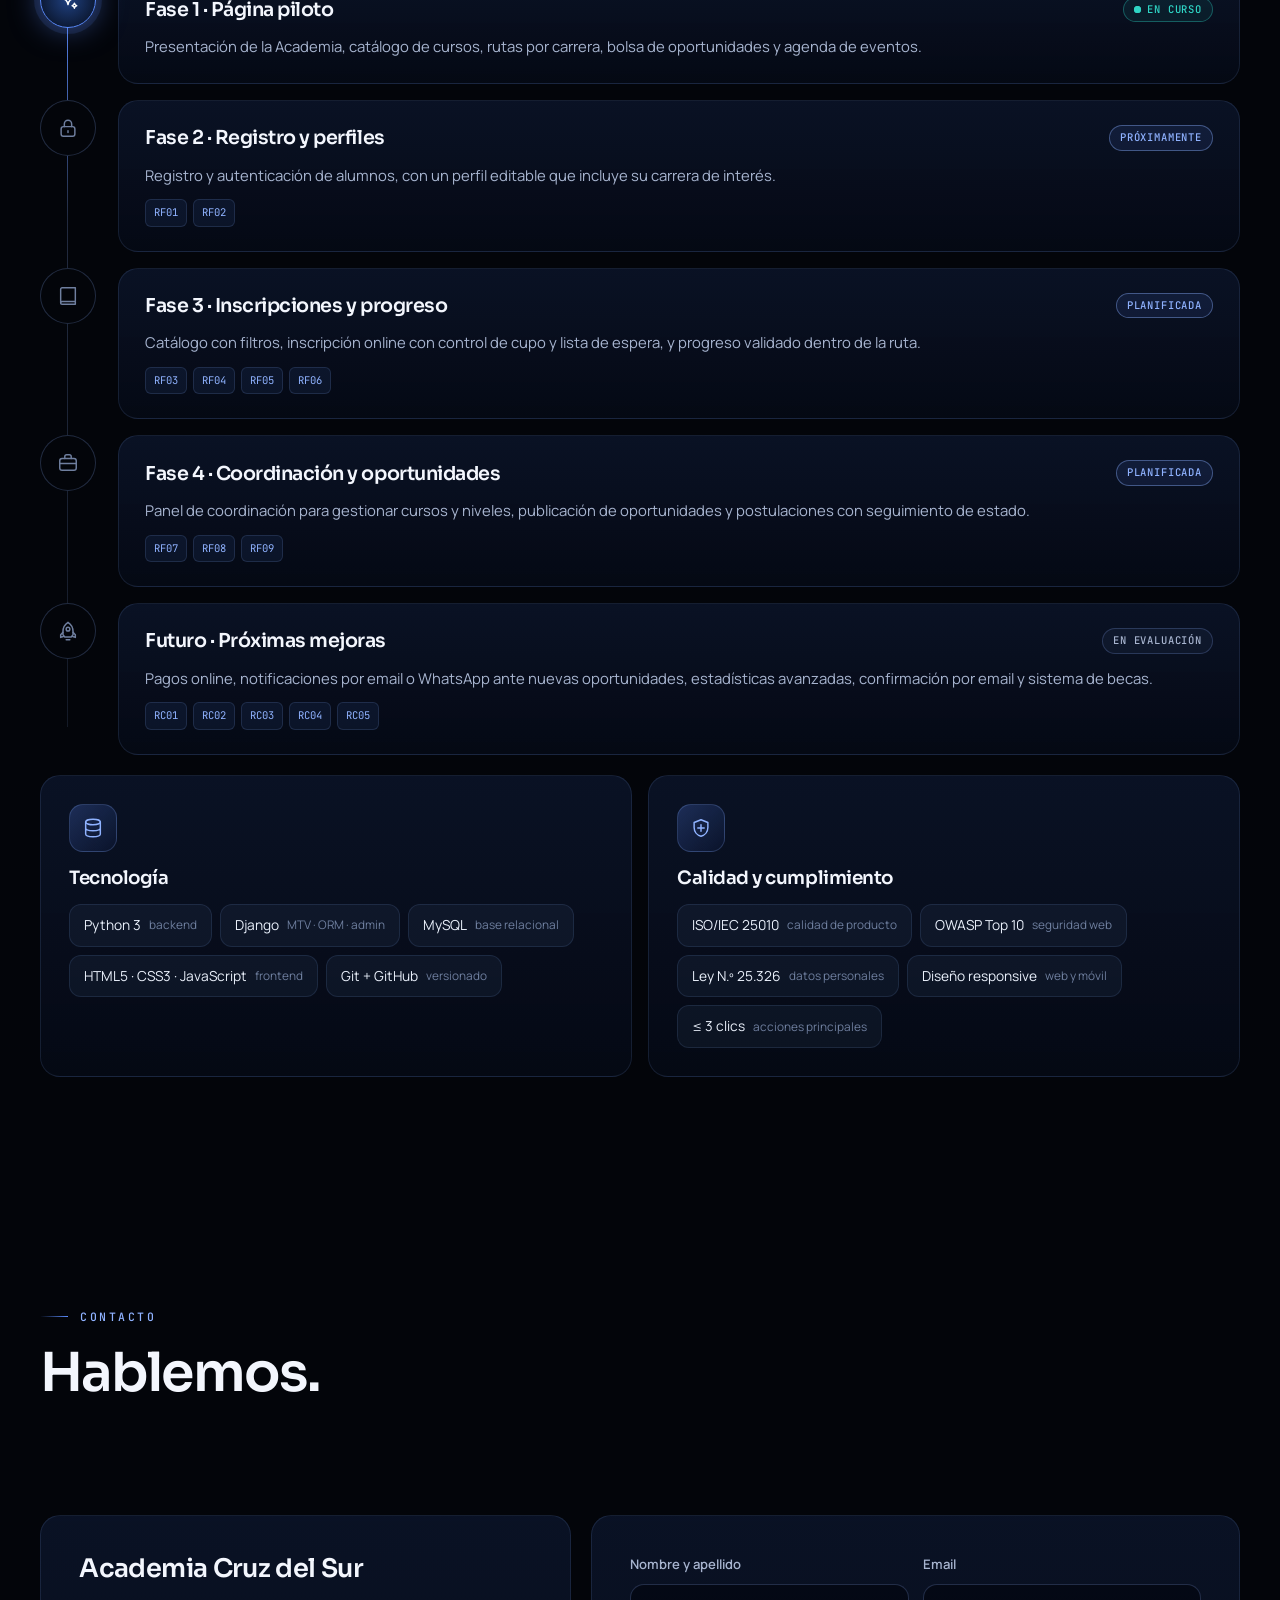
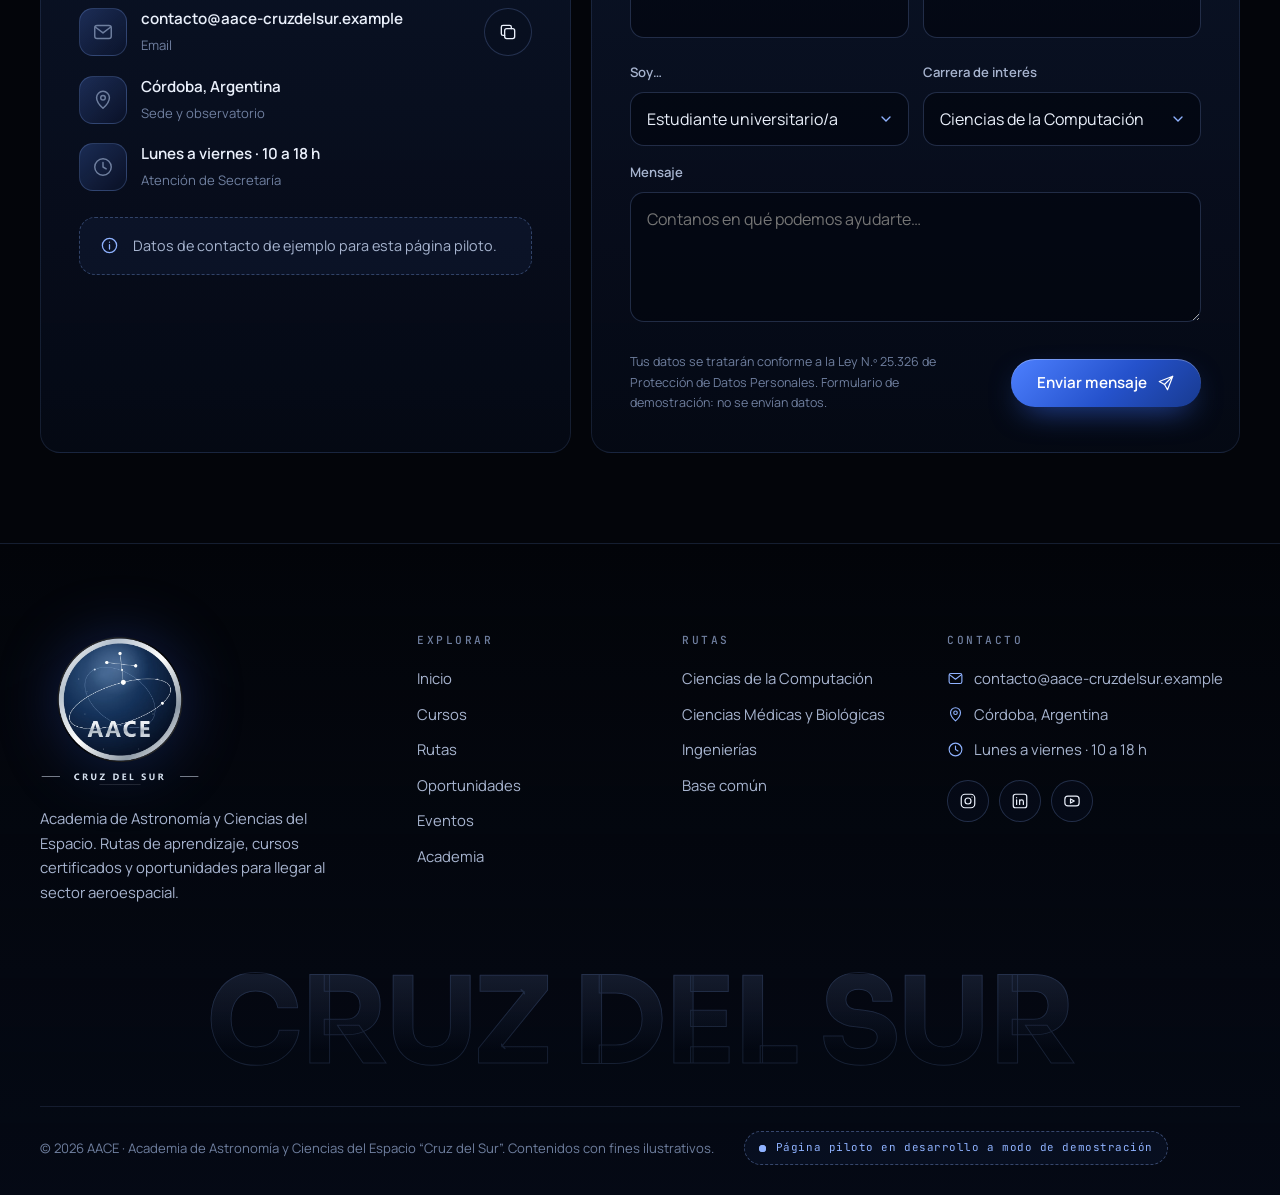
<file: academia.html>
<!DOCTYPE html>
<html lang="es">
<head>
  <meta charset="utf-8">
  <meta name="viewport" content="width=device-width, initial-scale=1">
  <title>La Academia · AACE Cruz del Sur</title>
  <meta name="description" content="Conocé la Academia de Astronomía y Ciencias del Espacio Cruz del Sur: misión, equipo, diferencial y la plataforma de gestión académica que estamos construyendo.">
  <meta name="theme-color" content="#03050a">
  <link rel="icon" type="image/png" href="assets/img/favicon.png">
  <link rel="apple-touch-icon" href="assets/img/apple-touch-icon.png">
  <link rel="preconnect" href="https://fonts.googleapis.com">
  <link rel="preconnect" href="https://fonts.gstatic.com" crossorigin>
  <link rel="stylesheet" href="https://fonts.googleapis.com/css2?family=JetBrains+Mono:wght@400;500&family=Manrope:wght@400;500;600;700&family=Sora:wght@400;500;600;700&display=swap">
  <link rel="stylesheet" href="assets/css/styles.css">
  <script>document.documentElement.classList.add('js');</script>
  <script src="assets/js/data.js" defer></script>
  <script src="assets/js/main.js" defer></script>
  <script src="assets/js/academia.js" defer></script>
</head>
<body data-page="academia">
  <div class="curtain" aria-hidden="true"></div>

  <main id="main">

    <!-- ============ HERO ============ -->
    <section class="page-hero">
      <div class="container page-hero__inner page-hero__split">
        <div>
          <nav class="breadcrumb" aria-label="Ubicación" data-reveal><a href="index.html">Inicio</a><i data-icon="chevron-right"></i><span>La Academia</span></nav>
          <span class="eyebrow" data-reveal style="--d:100ms">La Academia</span>
          <h1 data-split style="--split-delay:200ms">Formamos a la próxima generación del <span class="metal">espacio.</span></h1>
          <p class="lead" data-reveal style="--d:450ms">La Academia de Astronomía y Ciencias del Espacio “Cruz del Sur” acompaña a estudiantes universitarios en su camino hacia el sector aeroespacial, con una ruta de aprendizaje progresiva y una bolsa de oportunidades curada.</p>
          <div class="page-hero__actions" data-reveal style="--d:600ms">
            <a class="btn btn-primary" href="#contacto">Contactanos <i data-icon="arrow-right" class="ico-arrow"></i></a>
            <a class="btn btn-ghost" href="#plataforma">La plataforma que viene</a>
          </div>
        </div>
        <div class="logo-stage" data-reveal="scale" style="--d:250ms">
          <span class="logo-stage__ring" aria-hidden="true"></span>
          <img src="assets/img/logo-light.webp" alt="Logo de la AACE Cruz del Sur: la constelación de la Cruz del Sur con órbitas sobre un círculo azul marino" width="1140" height="1085">
        </div>
      </div>
    </section>

    <!-- ============ MISIÓN / VISIÓN / COMPROMISO ============ -->
    <section class="section section--flush-top">
      <div class="container">
        <div class="mvv" data-stagger="110">
          <article class="card mvv__item" data-reveal>
            <span class="icon-box" data-icon="target"></span>
            <h3>Misión</h3>
            <p>Acompañar a cada alumno lo más cerca posible de las puertas del sector aeroespacial, con formación específica, progresiva y certificada que complemente su carrera universitaria.</p>
          </article>
          <article class="card mvv__item" data-reveal>
            <span class="icon-box" data-icon="telescope"></span>
            <h3>Visión</h3>
            <p>Ser el puente entre el talento universitario argentino y el sector espacial: para fortalecer organismos nacionales o para dar el salto a oportunidades internacionales.</p>
          </article>
          <article class="card mvv__item" data-reveal>
            <span class="icon-box" data-icon="shield"></span>
            <h3>Compromiso</h3>
            <p>No reemplazamos a la universidad ni competimos con las agencias: sumamos una hoja de ruta clara, profesional y medible, a la altura de una comunidad que no para de crecer.</p>
          </article>
        </div>
      </div>
    </section>

    <!-- ============ ARGENTINA EN CARRERA ============ -->
    <section class="section" id="argentina">
      <div class="container pride">
        <div class="collage" data-reveal>
          <figure class="collage__img collage__img--a">
            <img src="assets/img/tronador.png" alt="Modelo del lanzador argentino Tronador II exhibido al aire libre" width="250" height="333" loading="lazy">
            <figcaption>Tronador II · CONAE</figcaption>
          </figure>
          <figure class="collage__img collage__img--b">
            <img src="assets/img/equipo-argentino.png" alt="Estudiantes argentinos con banderas junto a un cohete experimental" width="420" height="442" loading="lazy">
            <figcaption>Estudiantes argentinos en competencia internacional</figcaption>
          </figure>
          <div class="float-chip collage__badge"><span class="icon-box" data-icon="star"></span><span><b>Hecho en Argentina</b><small>Talento que ya compite en el mundo</small></span></div>
        </div>
        <div class="pride__text">
          <span class="eyebrow" data-reveal>Argentina en carrera</span>
          <h2 data-split>El talento argentino ya mira hacia arriba.</h2>
          <p data-reveal>Desde el proyecto de lanzador nacional hasta los equipos universitarios que compiten en desafíos internacionales, Argentina demuestra que tiene con qué. Nuestro trabajo es multiplicar esas historias.</p>
          <ul class="pride__list" data-stagger="110">
            <li data-reveal><span class="icon-box" data-icon="rocket"></span><p><b>Lanzadores nacionales.</b> El Tronador II, de la CONAE, es una referencia de lo que puede lograr la ingeniería espacial argentina.</p></li>
            <li data-reveal><span class="icon-box" data-icon="trophy"></span><p><b>Estudiantes que ganan.</b> Diez estudiantes argentinos ganaron el mundial aeroespacial organizado por la NASA (<a href="https://www.infobae.com/salud/ciencia/2025/06/09/diez-estudiantes-argentinos-ganaron-el-mundial-aeroespacial-organizado-por-la-nasa/" target="_blank" rel="noopener">Infobae, 2025</a>).</p></li>
            <li data-reveal><span class="icon-box" data-icon="globe"></span><p><b>Argentinos en la órbita de la NASA.</b> Profesionales como Noel de Castro y Lucas Paganini son inspiración para cada alumno de la Academia.</p></li>
          </ul>
        </div>
      </div>
    </section>

    <!-- ============ ORGANIZACIÓN ============ -->
    <section class="section section--tight" id="organizacion">
      <div class="container">
        <div class="section-head section-head--center">
          <div class="section-head__text">
            <span class="eyebrow eyebrow--center" data-reveal>Organización</span>
            <h2 data-split>Un equipo chico, con una misión grande.</h2>
          </div>
        </div>
        <div class="org">
          <div class="org__level org__level--1">
            <article class="card org__node" data-reveal>
              <header><span class="icon-box" data-icon="star"></span><div><small>Estrategia y alianzas</small><h3>Dirección General</h3></div></header>
              <p>Define la oferta anual, negocia convenios con el sector y sostiene la viabilidad económica de la Academia. Publica oportunidades y eventos.</p>
            </article>
          </div>
          <span class="org__link" aria-hidden="true"></span>
          <div class="org__level org__level--2">
            <article class="card org__node" data-reveal>
              <header><span class="icon-box" data-icon="compass"></span><div><small>Diseño curricular</small><h3>Coordinación Académica</h3></div></header>
              <p>Diseña los niveles de la ruta, define los contenidos mínimos de cada curso y asigna docentes. Es el principal canal entre los alumnos y la Academia.</p>
            </article>
          </div>
          <span class="org__link" aria-hidden="true"></span>
          <div class="org__fork" aria-hidden="true"></div>
          <div class="org__level org__level--3">
            <article class="card org__node" data-reveal>
              <header><span class="icon-box" data-icon="users"></span><div><small>5 docentes</small><h3>Cuerpo docente</h3></div></header>
              <p>Dicta las clases y participa de convenios, charlas y eventos. Acompaña el desempeño de cada alumno dentro de su curso.</p>
            </article>
            <article class="card org__node" data-reveal style="--d:120ms">
              <header><span class="icon-box" data-icon="mail"></span><div><small>Atención y gestión</small><h3>Administración y Secretaría</h3></div></header>
              <p>Gestiona inscripciones y cobros, y responde las consultas de alumnos e interesados.</p>
            </article>
          </div>
        </div>
      </div>
    </section>

    <!-- ============ DIFERENCIAL ============ -->
    <section class="section section--tight" id="diferencial">
      <div class="container">
        <div class="section-head">
          <div class="section-head__text">
            <span class="eyebrow" data-reveal>Nuestro diferencial</span>
            <h2 data-split>Ruta progresiva + oportunidades reales.</h2>
            <p class="lead" data-reveal>Hay muchas formas de aprender sobre el espacio. Lo que nos distingue es combinar una formación ordenada por niveles con un vínculo concreto con el sector.</p>
          </div>
        </div>
        <div class="compare-wrap" data-reveal>
          <table class="compare">
            <thead>
              <tr>
                <th scope="col">Criterio</th>
                <th scope="col" class="is-us"><img src="assets/img/logo-emblem.webp" alt="" width="34" height="34">Cruz del Sur</th>
                <th scope="col">Plataformas online</th>
                <th scope="col">Museos y planetarios</th>
                <th scope="col">Extensión universitaria</th>
              </tr>
            </thead>
            <tbody id="compare-body"></tbody>
          </table>
        </div>
        <div class="legend">
          <span><span class="cmp cmp--yes" data-icon="check"></span>Sí</span>
          <span><span class="cmp cmp--mid" data-icon="minus"></span>Parcial</span>
          <span><span class="cmp cmp--no" data-icon="x"></span>No</span>
        </div>
        <p class="muted" style="margin-top:16px; font-size:.88rem; max-width:80ch">Una mirada general sobre tipos de propuesta, no sobre instituciones particulares. En el sector espacial la competencia es amistosa: alentamos a nuestros alumnos a participar también de clubes, asociaciones y hackatones del ecosistema.</p>
      </div>
    </section>

    <!-- ============ PLATAFORMA ============ -->
    <section class="section" id="plataforma">
      <div class="container">
        <div class="section-head">
          <div class="section-head__text">
            <span class="eyebrow" data-reveal>La plataforma que viene</span>
            <h2 data-split>De planillas sueltas a un sistema a la altura.</h2>
            <p class="lead" data-reveal>Estamos desarrollando un sistema web de gestión académica que centraliza cursos, rutas de aprendizaje y oportunidades en un modelo de datos consistente y trazable.</p>
          </div>
        </div>

        <div class="roadmap" data-stagger="110">
          <div class="phase is-current" data-reveal>
            <span class="phase__node" data-icon="sparkle"></span>
            <div class="card phase__card">
              <header><h3>Fase 1 · Página piloto</h3><span class="badge badge--open"><span class="dot-pulse"></span>En curso</span></header>
              <p>Presentación de la Academia, catálogo de cursos, rutas por carrera, bolsa de oportunidades y agenda de eventos.</p>
            </div>
          </div>
          <div class="phase" data-reveal>
            <span class="phase__node" data-icon="lock"></span>
            <div class="card phase__card">
              <header><h3>Fase 2 · Registro y perfiles</h3><span class="badge badge--soon">Próximamente</span></header>
              <p>Registro y autenticación de alumnos, con un perfil editable que incluye su carrera de interés.</p>
              <div class="phase__reqs"><span>RF01</span><span>RF02</span></div>
            </div>
          </div>
          <div class="phase" data-reveal>
            <span class="phase__node" data-icon="book"></span>
            <div class="card phase__card">
              <header><h3>Fase 3 · Inscripciones y progreso</h3><span class="badge badge--soon">Planificada</span></header>
              <p>Catálogo con filtros, inscripción online con control de cupo y lista de espera, y progreso validado dentro de la ruta.</p>
              <div class="phase__reqs"><span>RF03</span><span>RF04</span><span>RF05</span><span>RF06</span></div>
            </div>
          </div>
          <div class="phase" data-reveal>
            <span class="phase__node" data-icon="briefcase"></span>
            <div class="card phase__card">
              <header><h3>Fase 4 · Coordinación y oportunidades</h3><span class="badge badge--soon">Planificada</span></header>
              <p>Panel de coordinación para gestionar cursos y niveles, publicación de oportunidades y postulaciones con seguimiento de estado.</p>
              <div class="phase__reqs"><span>RF07</span><span>RF08</span><span>RF09</span></div>
            </div>
          </div>
          <div class="phase" data-reveal>
            <span class="phase__node" data-icon="rocket"></span>
            <div class="card phase__card">
              <header><h3>Futuro · Próximas mejoras</h3><span class="badge">En evaluación</span></header>
              <p>Pagos online, notificaciones por email o WhatsApp ante nuevas oportunidades, estadísticas avanzadas, confirmación por email y sistema de becas.</p>
              <div class="phase__reqs"><span>RC01</span><span>RC02</span><span>RC03</span><span>RC04</span><span>RC05</span></div>
            </div>
          </div>
        </div>

        <div class="stack" style="margin-top:20px" data-stagger="110">
          <article class="card stack__box" data-reveal>
            <span class="icon-box" data-icon="database"></span>
            <h3>Tecnología</h3>
            <div class="stack__chips">
              <span>Python 3 <small>backend</small></span>
              <span>Django <small>MTV · ORM · admin</small></span>
              <span>MySQL <small>base relacional</small></span>
              <span>HTML5 · CSS3 · JavaScript <small>frontend</small></span>
              <span>Git + GitHub <small>versionado</small></span>
            </div>
          </article>
          <article class="card stack__box" data-reveal>
            <span class="icon-box" data-icon="shield"></span>
            <h3>Calidad y cumplimiento</h3>
            <div class="stack__chips">
              <span>ISO/IEC 25010 <small>calidad de producto</small></span>
              <span>OWASP Top 10 <small>seguridad web</small></span>
              <span>Ley N.º 25.326 <small>datos personales</small></span>
              <span>Diseño responsive <small>web y móvil</small></span>
              <span>≤ 3 clics <small>acciones principales</small></span>
            </div>
          </article>
        </div>
      </div>
    </section>

    <!-- ============ CONTACTO ============ -->
    <section class="section section--tight" id="contacto">
      <div class="container">
        <div class="section-head">
          <div class="section-head__text">
            <span class="eyebrow" data-reveal>Contacto</span>
            <h2 data-split>Hablemos.</h2>
            <p class="lead" data-reveal>¿Querés sumarte como alumno, docente u organización aliada? Escribinos.</p>
          </div>
        </div>
        <div class="contact">
          <div class="card contact__info" data-reveal>
            <h3>Academia Cruz del Sur</h3>
            <ul class="contact__list">
              <li><span class="icon-box" data-icon="mail"></span><div style="flex:1"><b id="c-email"></b><span>Email</span></div><button class="icon-btn" type="button" id="copy-email" aria-label="Copiar email"><i data-icon="copy"></i></button></li>
              <li><span class="icon-box" data-icon="pin"></span><div><b id="c-ubicacion"></b><span>Sede y observatorio</span></div></li>
              <li><span class="icon-box" data-icon="clock"></span><div><b id="c-horario"></b><span>Atención de Secretaría</span></div></li>
            </ul>
            <div class="notice"><i data-icon="info"></i><p>Datos de contacto de ejemplo para esta página piloto.</p></div>
          </div>

          <form class="card form" id="contact-form" novalidate data-reveal style="--d:120ms">
            <div class="form__row">
              <div class="field">
                <label for="f-nombre">Nombre y apellido</label>
                <input id="f-nombre" name="nombre" autocomplete="name" required>
                <span class="field__error" aria-live="polite"></span>
              </div>
              <div class="field">
                <label for="f-email">Email</label>
                <input id="f-email" name="email" type="email" autocomplete="email" required>
                <span class="field__error" aria-live="polite"></span>
              </div>
            </div>
            <div class="form__row">
              <div class="field">
                <label for="f-perfil">Soy…</label>
                <select id="f-perfil" name="perfil">
                  <option value="estudiante">Estudiante universitario/a</option>
                  <option value="docente">Docente o investigador/a</option>
                  <option value="organizacion">Organización del sector</option>
                  <option value="otro">Otro</option>
                </select>
              </div>
              <div class="field">
                <label for="f-carrera">Carrera de interés</label>
                <select id="f-carrera" name="carrera">
                  <option>Ciencias de la Computación</option>
                  <option>Ciencias Médicas y Biológicas</option>
                  <option>Ingenierías</option>
                  <option>Todavía no lo sé</option>
                </select>
              </div>
            </div>
            <div class="field">
              <label for="f-msg">Mensaje</label>
              <textarea id="f-msg" name="mensaje" required placeholder="Contanos en qué podemos ayudarte…"></textarea>
              <span class="field__error" aria-live="polite"></span>
            </div>
            <div class="form__foot">
              <small>Tus datos se tratarán conforme a la Ley N.º 25.326 de Protección de Datos Personales. Formulario de demostración: no se envían datos.</small>
              <button class="btn btn-primary" type="submit">Enviar mensaje <i data-icon="send"></i></button>
            </div>
          </form>
        </div>
      </div>
    </section>

  </main>
</body>
</html>
</file>
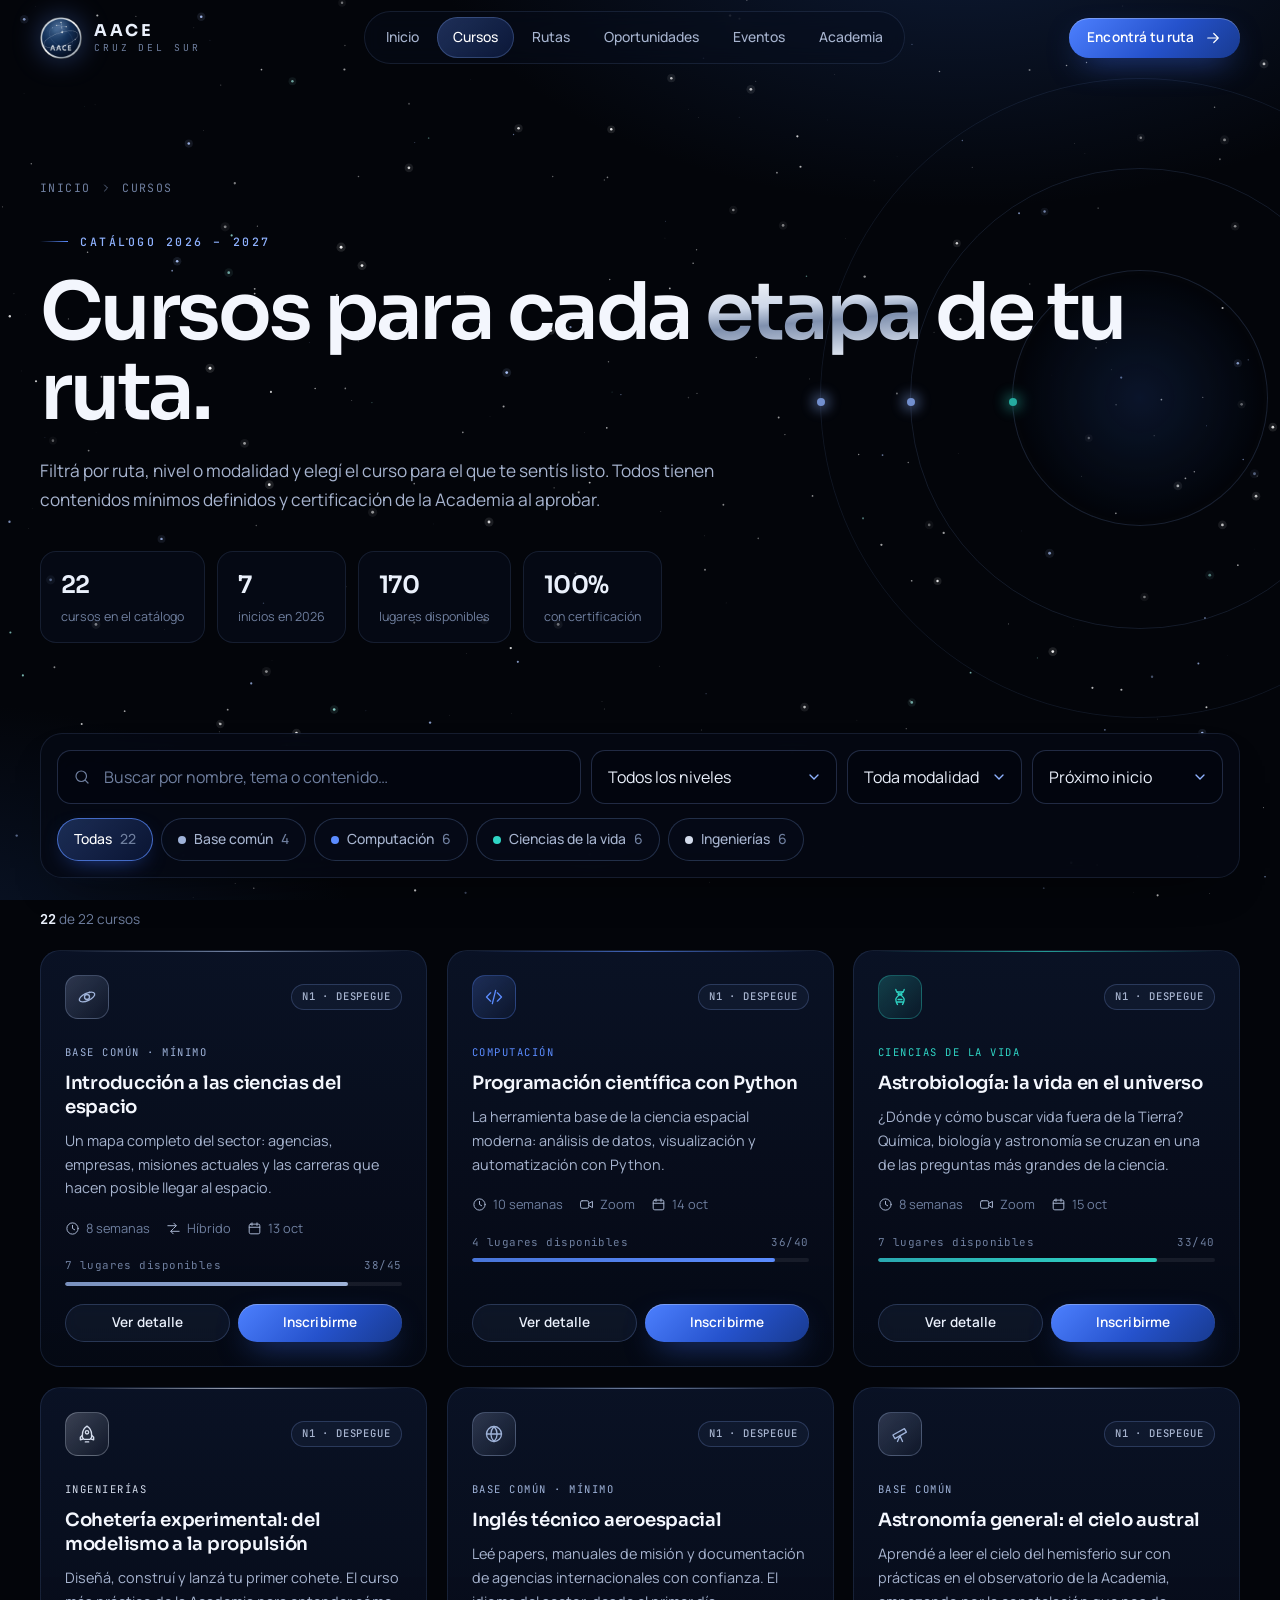
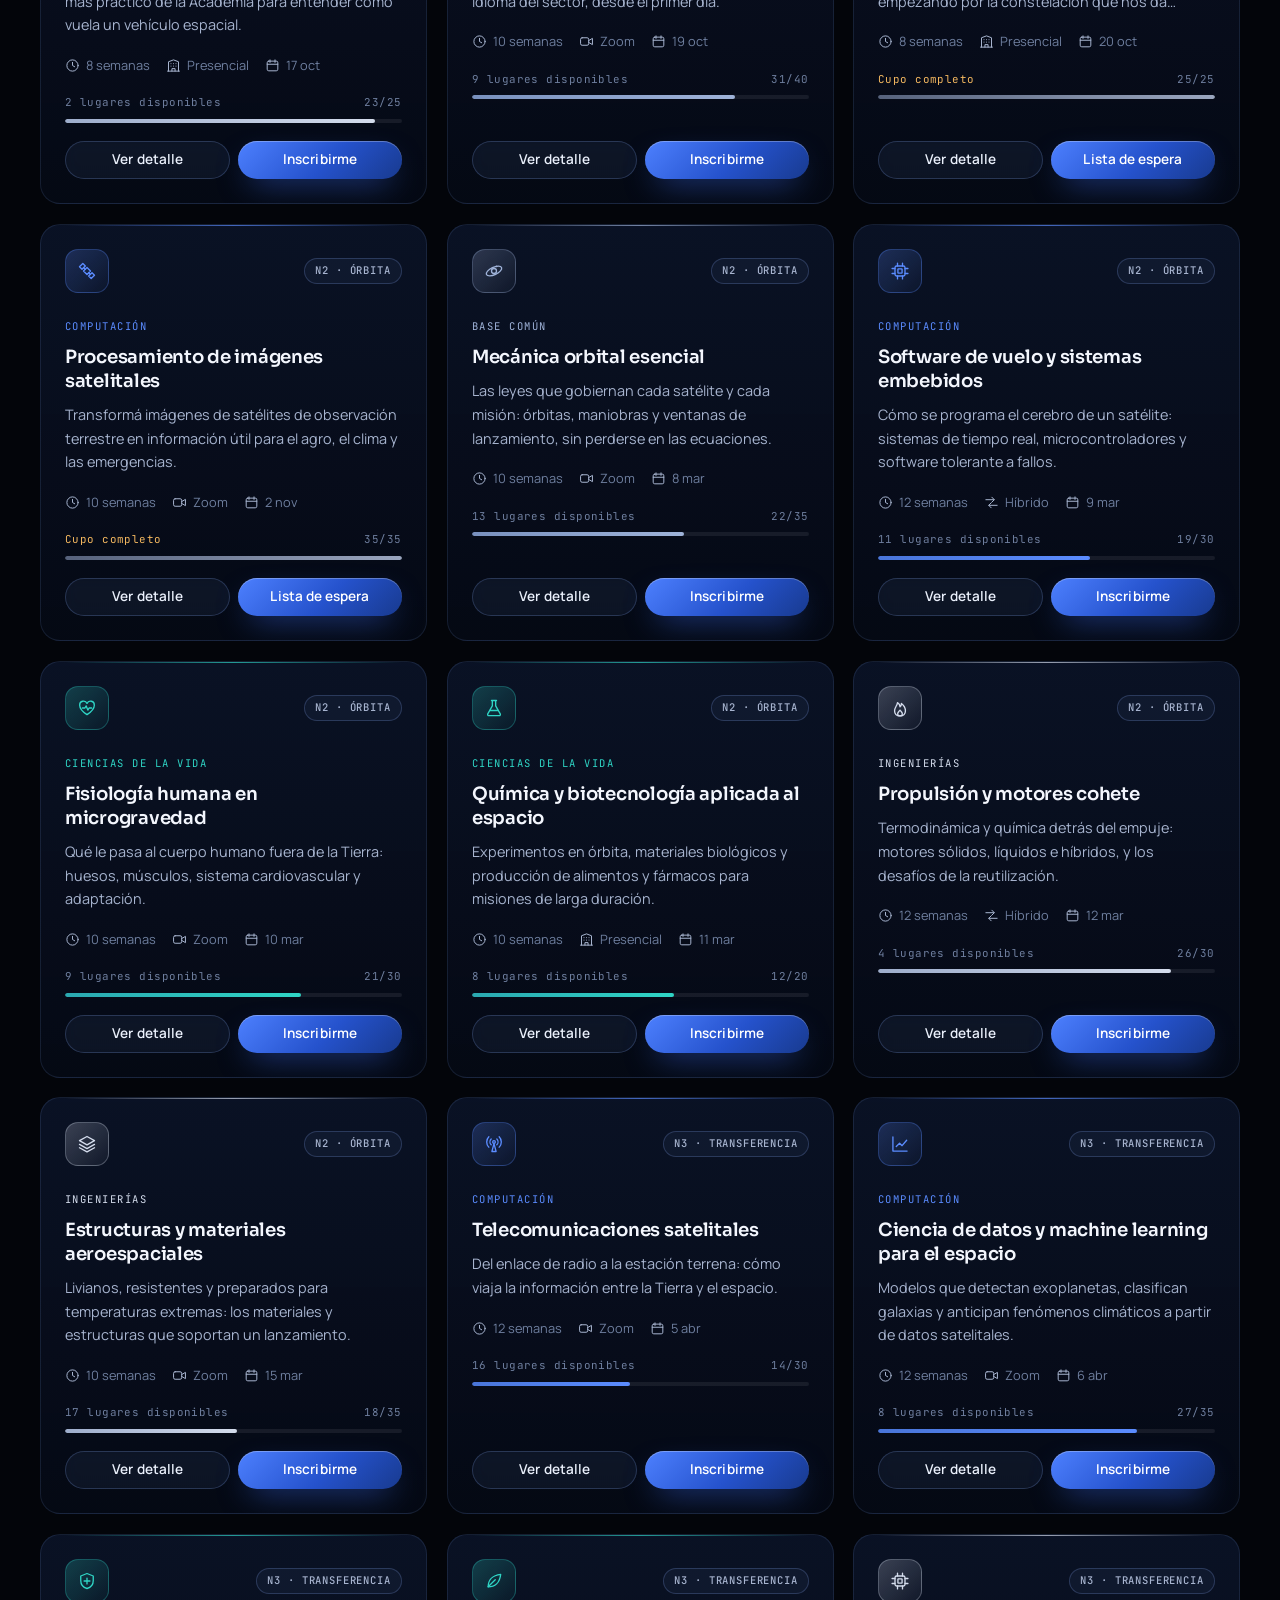
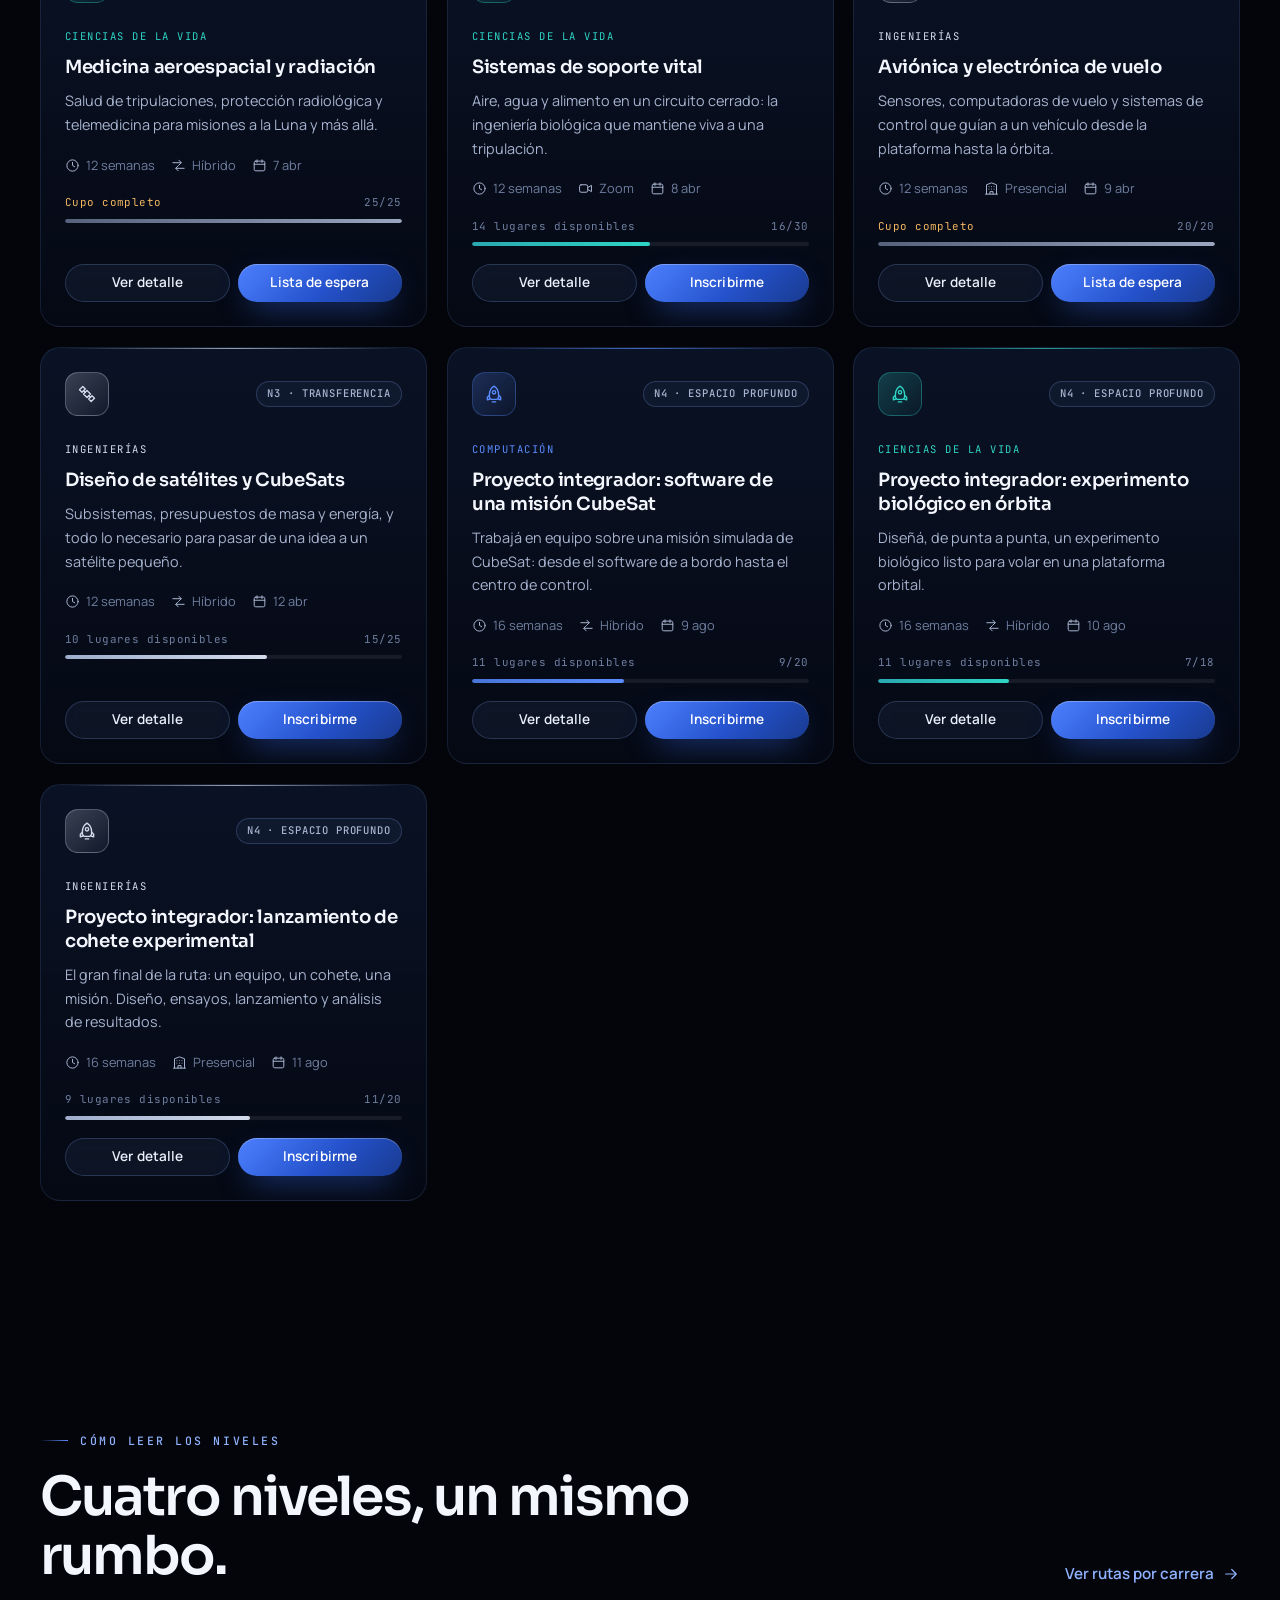
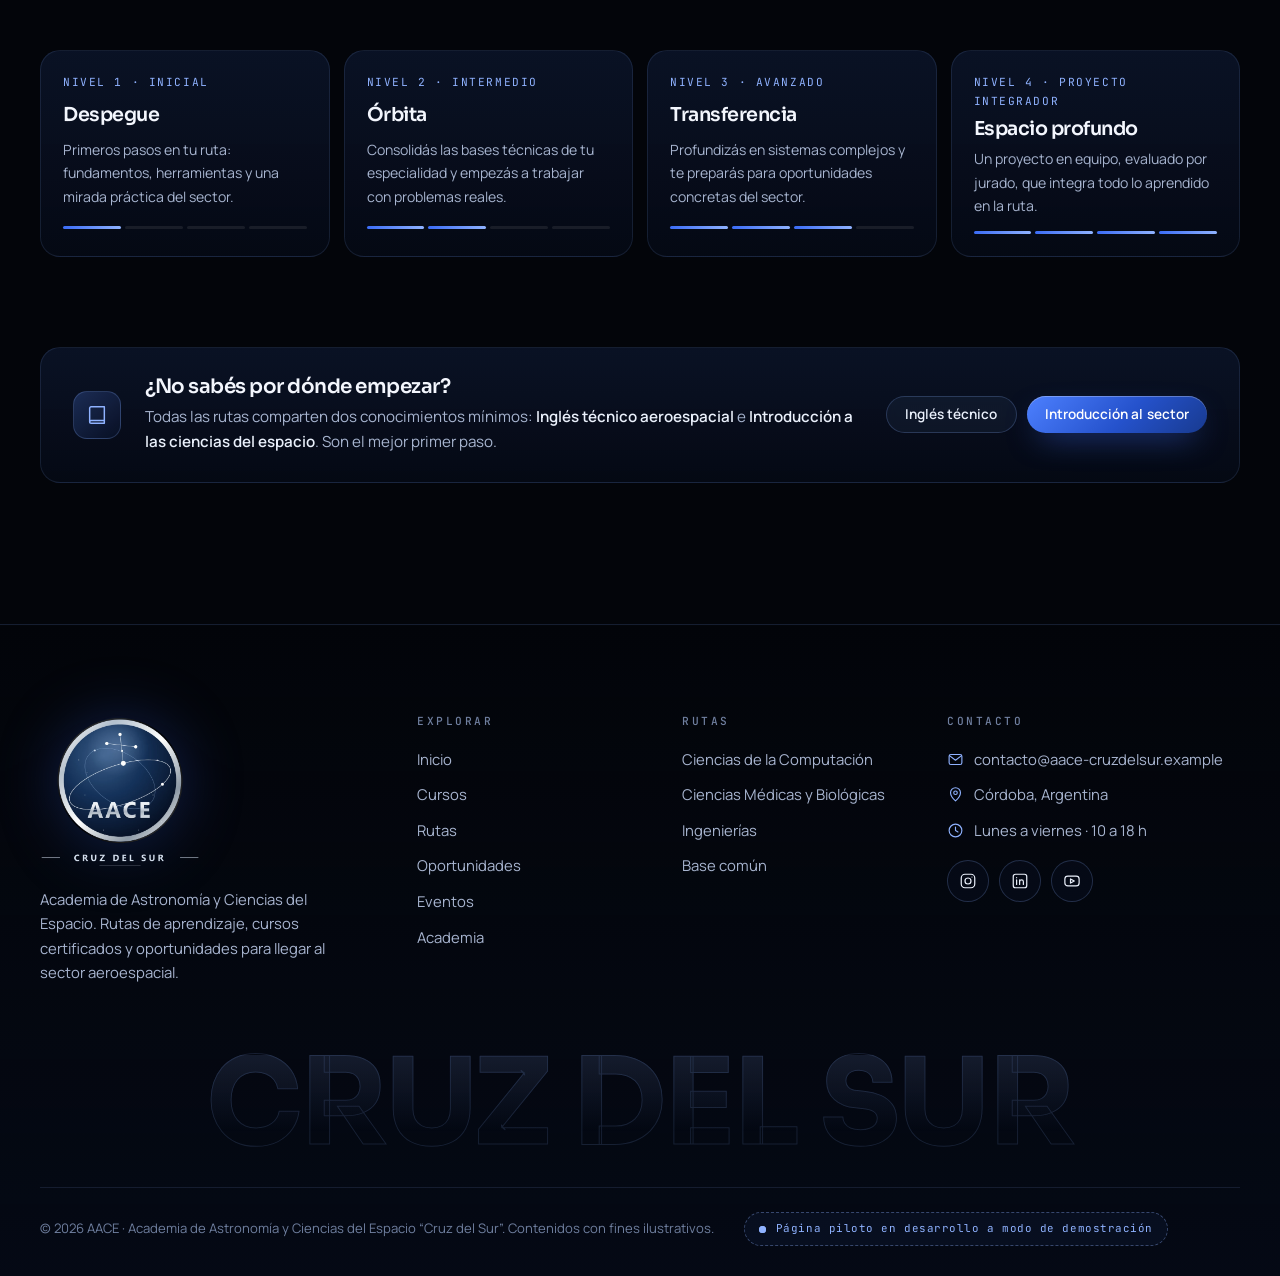
<file: cursos.html>
<!DOCTYPE html>
<html lang="es">
<head>
  <meta charset="utf-8">
  <meta name="viewport" content="width=device-width, initial-scale=1">
  <title>Catálogo de cursos · AACE Cruz del Sur</title>
  <meta name="description" content="Catálogo de cursos de la Academia Cruz del Sur: filtrá por ruta, nivel y modalidad. Contenidos mínimos definidos y certificación al aprobar.">
  <meta name="theme-color" content="#03050a">
  <link rel="icon" type="image/png" href="assets/img/favicon.png">
  <link rel="apple-touch-icon" href="assets/img/apple-touch-icon.png">
  <link rel="preconnect" href="https://fonts.googleapis.com">
  <link rel="preconnect" href="https://fonts.gstatic.com" crossorigin>
  <link rel="stylesheet" href="https://fonts.googleapis.com/css2?family=JetBrains+Mono:wght@400;500&family=Manrope:wght@400;500;600;700&family=Sora:wght@400;500;600;700&display=swap">
  <link rel="stylesheet" href="assets/css/styles.css">
  <script>document.documentElement.classList.add('js');</script>
  <script src="assets/js/data.js" defer></script>
  <script src="assets/js/main.js" defer></script>
  <script src="assets/js/cursos.js" defer></script>
</head>
<body data-page="cursos">
  <div class="curtain" aria-hidden="true"></div>

  <main id="main">

    <section class="page-hero">
      <div class="page-hero__deco" aria-hidden="true"><span></span><span></span><span></span></div>
      <div class="container page-hero__inner">
        <nav class="breadcrumb" aria-label="Ubicación" data-reveal><a href="index.html">Inicio</a><i data-icon="chevron-right"></i><span>Cursos</span></nav>
        <span class="eyebrow" data-reveal style="--d:100ms">Catálogo 2026 – 2027</span>
        <h1 data-split style="--split-delay:200ms">Cursos para cada <span class="metal">etapa</span> de tu ruta.</h1>
        <p class="lead" data-reveal style="--d:450ms">Filtrá por ruta, nivel o modalidad y elegí el curso para el que te sentís listo. Todos tienen contenidos mínimos definidos y certificación de la Academia al aprobar.</p>
        <div class="hero-stats" id="catalog-stats" data-stagger="90" data-stagger-base="550"></div>
      </div>
    </section>

    <section class="section section--flush-top" id="catalogo">
      <div class="container">
        <div class="toolbar" role="search" data-reveal>
          <div class="toolbar__row">
            <div class="search">
              <label class="sr-only" for="q">Buscar cursos</label>
              <i data-icon="search"></i>
              <input type="search" id="q" placeholder="Buscar por nombre, tema o contenido…" autocomplete="off">
              <button type="button" class="search__clear" aria-label="Borrar búsqueda"><i data-icon="x"></i></button>
            </div>
            <select class="select" id="f-nivel" aria-label="Filtrar por nivel">
              <option value="">Todos los niveles</option>
              <option value="1">Nivel 1 · Despegue</option>
              <option value="2">Nivel 2 · Órbita</option>
              <option value="3">Nivel 3 · Transferencia</option>
              <option value="4">Nivel 4 · Espacio profundo</option>
            </select>
            <select class="select" id="f-modalidad" aria-label="Filtrar por modalidad">
              <option value="">Toda modalidad</option>
              <option value="Zoom">Zoom</option>
              <option value="Presencial">Presencial</option>
              <option value="Híbrido">Híbrido</option>
            </select>
            <select class="select" id="f-orden" aria-label="Ordenar cursos">
              <option value="inicio">Próximo inicio</option>
              <option value="nivel">Por nivel</option>
              <option value="cupo">Más lugares libres</option>
              <option value="az">A – Z</option>
            </select>
          </div>
          <div class="chips" id="f-ruta" role="group" aria-label="Filtrar por ruta"></div>
        </div>

        <div class="results-info">
          <span id="results-count" aria-live="polite"></span>
          <button class="btn-reset" id="reset" type="button"><i data-icon="refresh"></i>Limpiar filtros</button>
        </div>

        <div class="grid-cards" id="grid"></div>
      </div>
    </section>

    <section class="section section--tight">
      <div class="container">
        <div class="section-head">
          <div class="section-head__text">
            <span class="eyebrow" data-reveal>Cómo leer los niveles</span>
            <h2 data-split>Cuatro niveles, un mismo rumbo.</h2>
          </div>
          <a class="link-arrow" href="rutas.html" data-reveal>Ver rutas por carrera <i data-icon="arrow-right"></i></a>
        </div>
        <div class="levels-legend" id="levels" data-stagger="100"></div>
      </div>
    </section>

    <section class="section section--flush-top">
      <div class="container">
        <div class="card notice-band" data-reveal>
          <span class="icon-box" data-icon="book"></span>
          <div>
            <h3>¿No sabés por dónde empezar?</h3>
            <p>Todas las rutas comparten dos conocimientos mínimos: <b>Inglés técnico aeroespacial</b> e <b>Introducción a las ciencias del espacio</b>. Son el mejor primer paso.</p>
          </div>
          <div class="notice-band__actions">
            <button class="btn btn-ghost btn-sm" type="button" data-open-course="c01">Inglés técnico</button>
            <button class="btn btn-primary btn-sm" type="button" data-open-course="c02">Introducción al sector</button>
          </div>
        </div>
      </div>
    </section>

  </main>
</body>
</html>
</file>
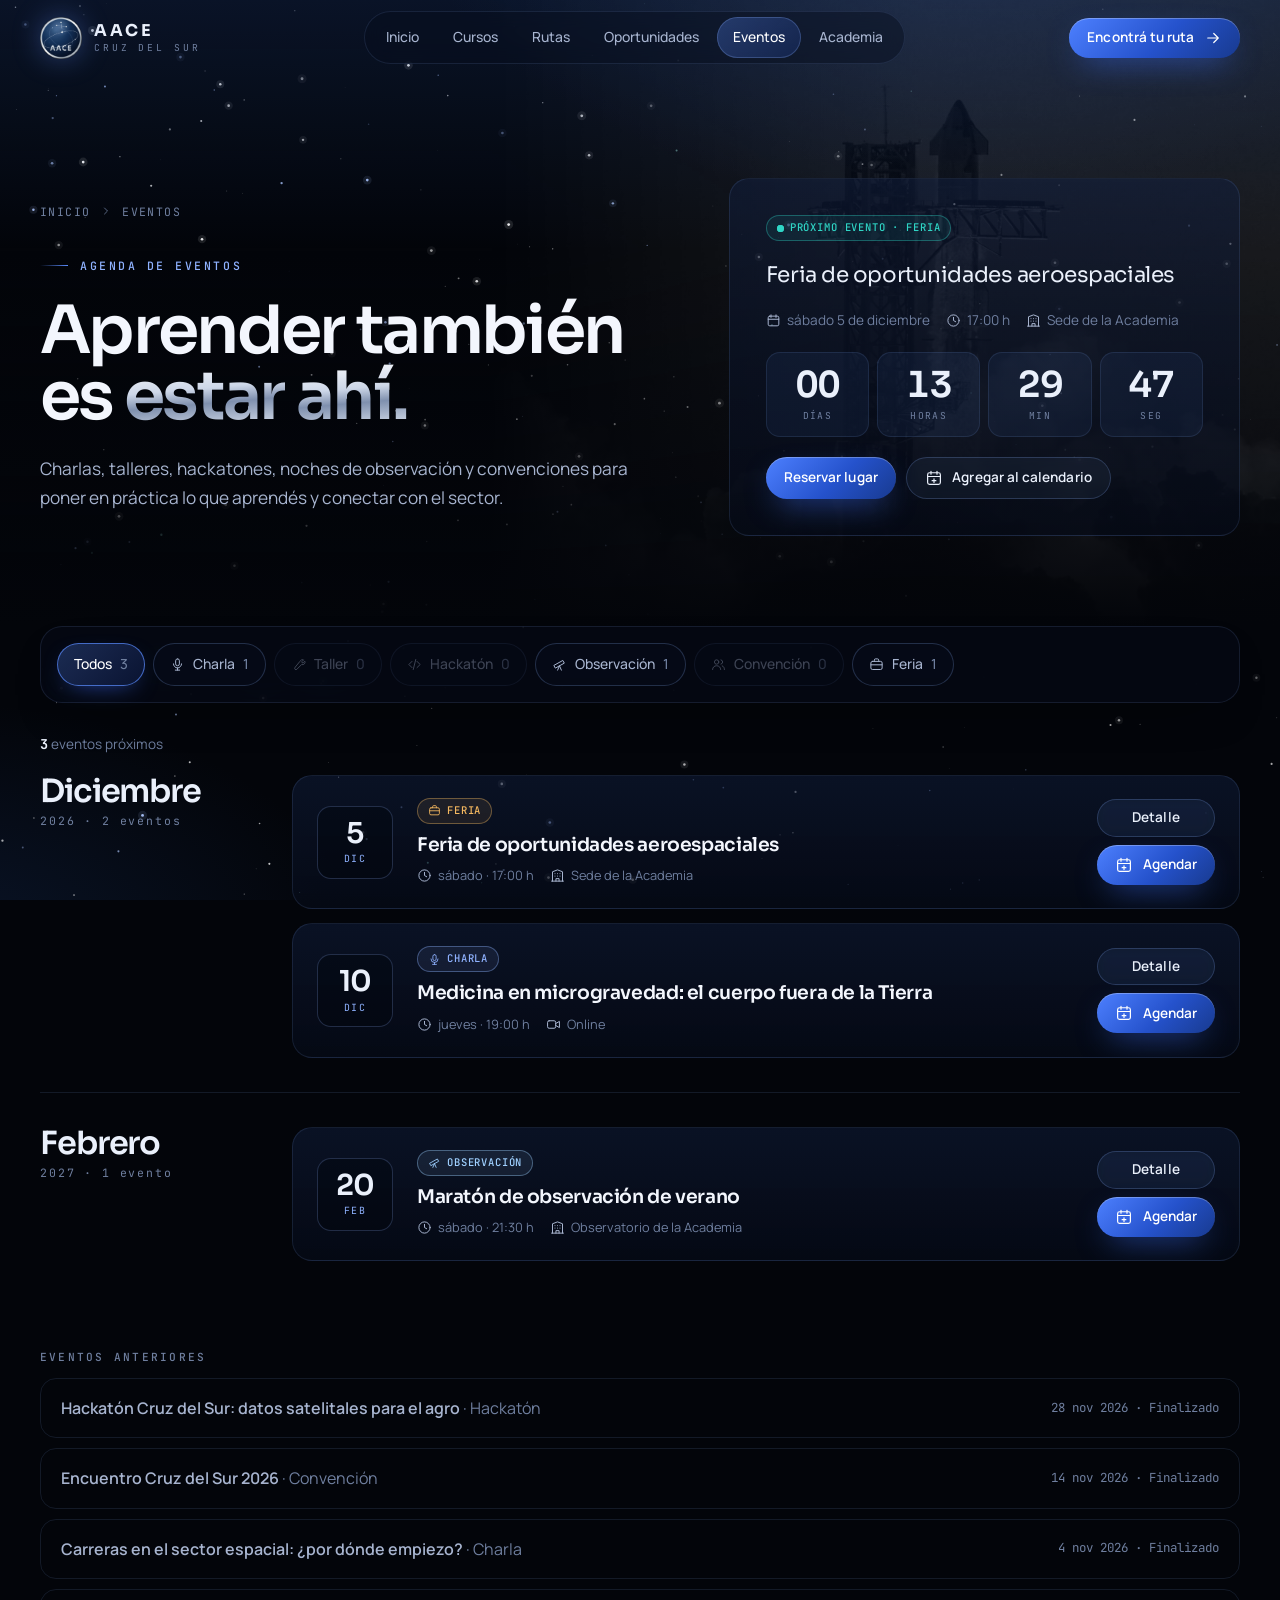
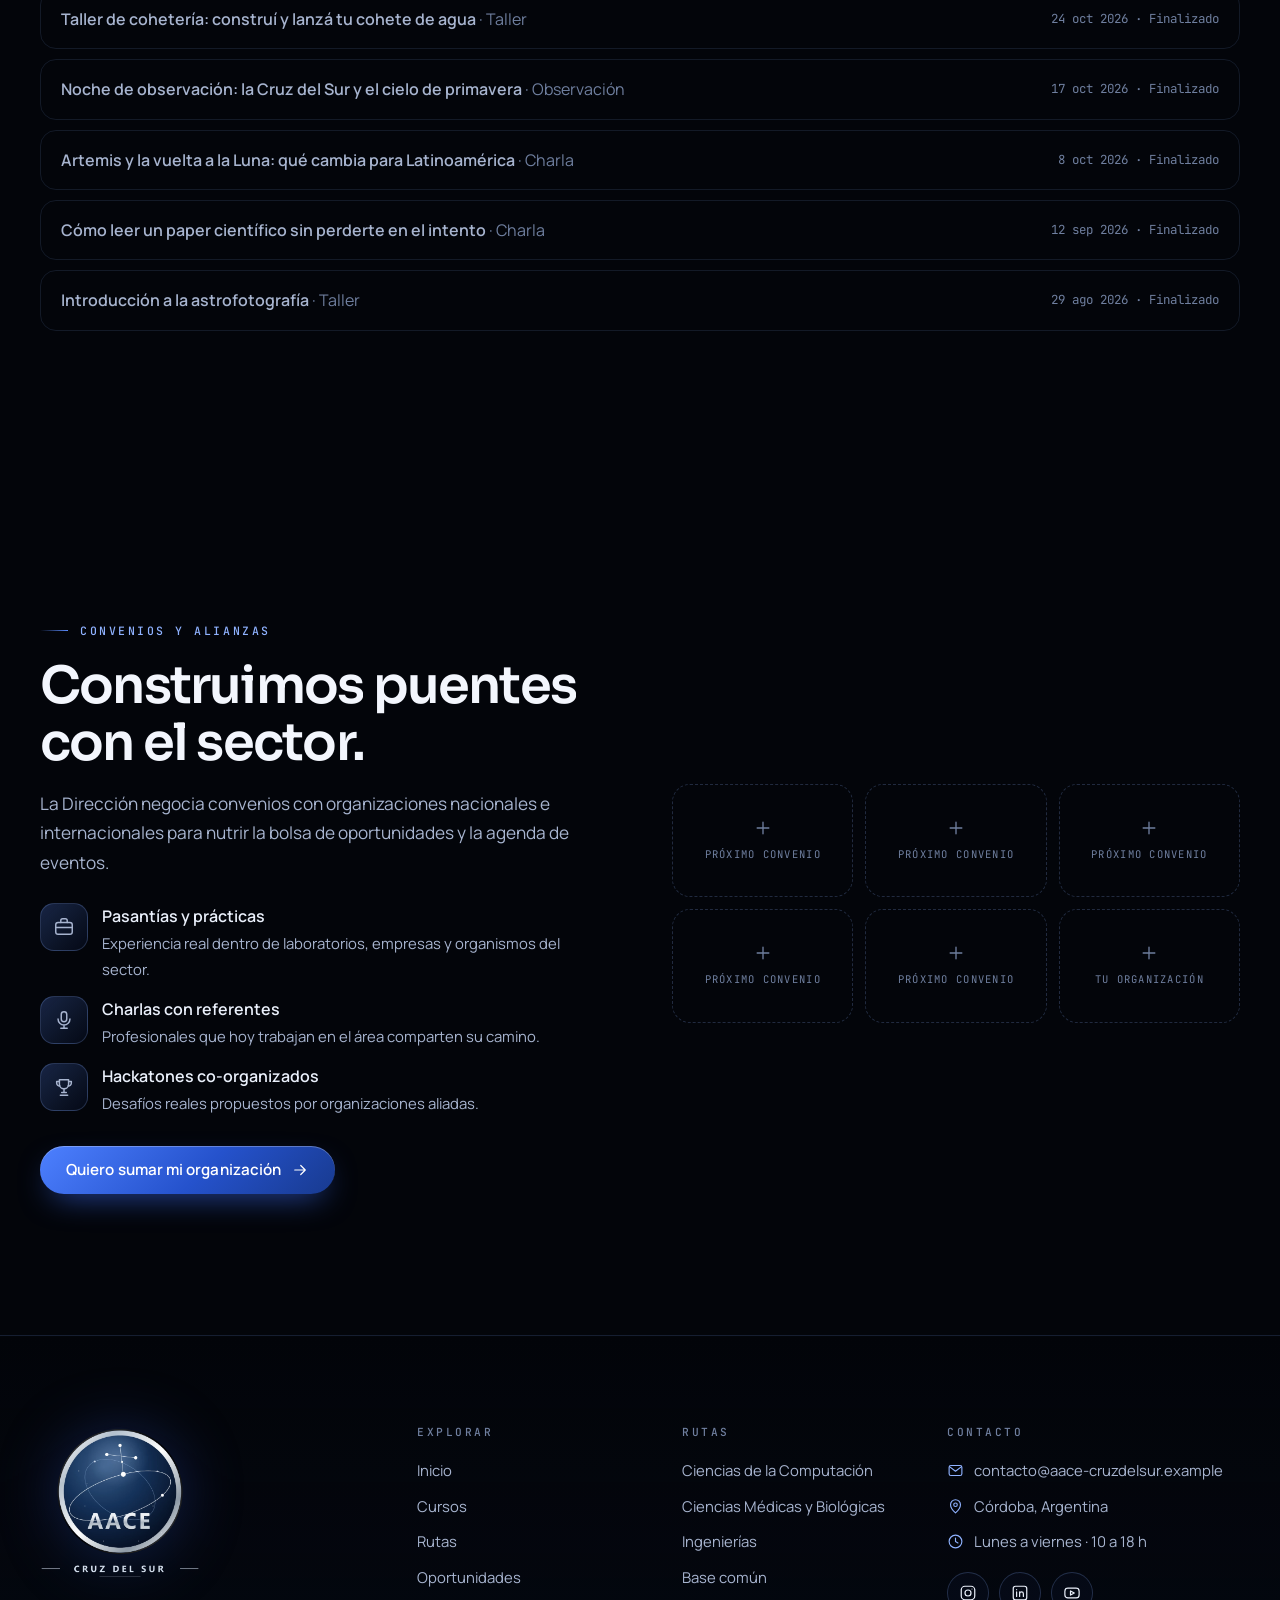
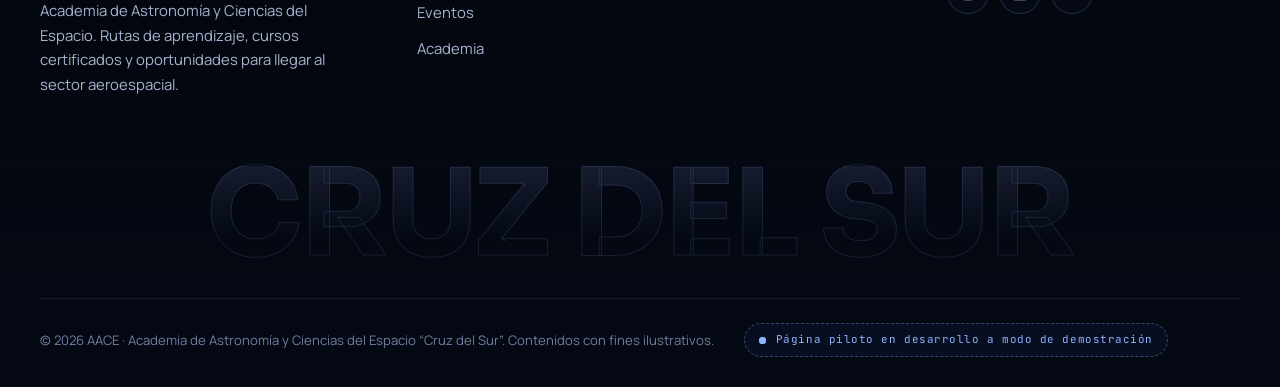
<file: eventos.html>
<!DOCTYPE html>
<html lang="es">
<head>
  <meta charset="utf-8">
  <meta name="viewport" content="width=device-width, initial-scale=1">
  <title>Agenda de eventos · AACE Cruz del Sur</title>
  <meta name="description" content="Charlas, talleres, hackatones, noches de observación y convenciones de la Academia Cruz del Sur.">
  <meta name="theme-color" content="#03050a">
  <link rel="icon" type="image/png" href="assets/img/favicon.png">
  <link rel="apple-touch-icon" href="assets/img/apple-touch-icon.png">
  <link rel="preconnect" href="https://fonts.googleapis.com">
  <link rel="preconnect" href="https://fonts.gstatic.com" crossorigin>
  <link rel="stylesheet" href="https://fonts.googleapis.com/css2?family=JetBrains+Mono:wght@400;500&family=Manrope:wght@400;500;600;700&family=Sora:wght@400;500;600;700&display=swap">
  <link rel="stylesheet" href="assets/css/styles.css">
  <script>document.documentElement.classList.add('js');</script>
  <script src="assets/js/data.js" defer></script>
  <script src="assets/js/main.js" defer></script>
  <script src="assets/js/eventos.js" defer></script>
</head>
<body data-page="eventos">
  <div class="curtain" aria-hidden="true"></div>

  <main id="main">

    <section class="page-hero">
      <div class="page-hero__bg" aria-hidden="true"><img src="assets/img/starship.webp" alt="" data-parallax="0.1"></div>
      <div class="container page-hero__inner page-hero__split">
        <div>
          <nav class="breadcrumb" aria-label="Ubicación" data-reveal><a href="index.html">Inicio</a><i data-icon="chevron-right"></i><span>Eventos</span></nav>
          <span class="eyebrow" data-reveal style="--d:100ms">Agenda de eventos</span>
          <h1 data-split style="--split-delay:200ms">Aprender también es <span class="metal">estar ahí.</span></h1>
          <p class="lead" data-reveal style="--d:450ms">Charlas, talleres, hackatones, noches de observación y convenciones para poner en práctica lo que aprendés y conectar con el sector.</p>
        </div>
        <div class="card countdown-card" id="next-card" data-reveal="scale" style="--d:300ms"></div>
      </div>
    </section>

    <section class="section section--flush-top" id="agenda">
      <div class="container">
        <div class="toolbar" data-reveal>
          <div class="chips" id="f-tipo" role="group" aria-label="Filtrar por tipo de evento"></div>
        </div>
        <div class="results-info"><span id="evt-count" aria-live="polite"></span></div>
        <div class="agenda" id="agenda-list"></div>

        <div style="margin-top:56px" data-reveal>
          <h2 class="cm-h">Eventos anteriores</h2>
          <div class="past-list" id="past-list"></div>
        </div>
      </div>
    </section>

    <section class="section" id="convenios">
      <div class="container alliances">
        <div>
          <span class="eyebrow" data-reveal>Convenios y alianzas</span>
          <h2 data-split style="margin-top:18px; font-size:clamp(2rem,4vw,3.2rem); letter-spacing:-.035em">Construimos puentes con el sector.</h2>
          <p class="lead" data-reveal style="margin-top:18px">La Dirección negocia convenios con organizaciones nacionales e internacionales para nutrir la bolsa de oportunidades y la agenda de eventos.</p>
          <ul class="alliance-list" data-stagger="100">
            <li data-reveal><span class="icon-box" data-icon="briefcase"></span><div><b>Pasantías y prácticas</b><span>Experiencia real dentro de laboratorios, empresas y organismos del sector.</span></div></li>
            <li data-reveal><span class="icon-box" data-icon="mic"></span><div><b>Charlas con referentes</b><span>Profesionales que hoy trabajan en el área comparten su camino.</span></div></li>
            <li data-reveal><span class="icon-box" data-icon="trophy"></span><div><b>Hackatones co-organizados</b><span>Desafíos reales propuestos por organizaciones aliadas.</span></div></li>
          </ul>
          <a class="btn btn-primary" href="academia.html?perfil=organizacion#contacto" data-reveal>Quiero sumar mi organización <i data-icon="arrow-right" class="ico-arrow"></i></a>
        </div>
        <div class="slots" data-stagger="80">
          <div class="slot" data-reveal><div><i data-icon="plus"></i>Próximo convenio</div></div>
          <div class="slot" data-reveal><div><i data-icon="plus"></i>Próximo convenio</div></div>
          <div class="slot" data-reveal><div><i data-icon="plus"></i>Próximo convenio</div></div>
          <div class="slot" data-reveal><div><i data-icon="plus"></i>Próximo convenio</div></div>
          <div class="slot" data-reveal><div><i data-icon="plus"></i>Próximo convenio</div></div>
          <div class="slot" data-reveal><div><i data-icon="plus"></i>Tu organización</div></div>
        </div>
      </div>
    </section>

  </main>
</body>
</html>
</file>
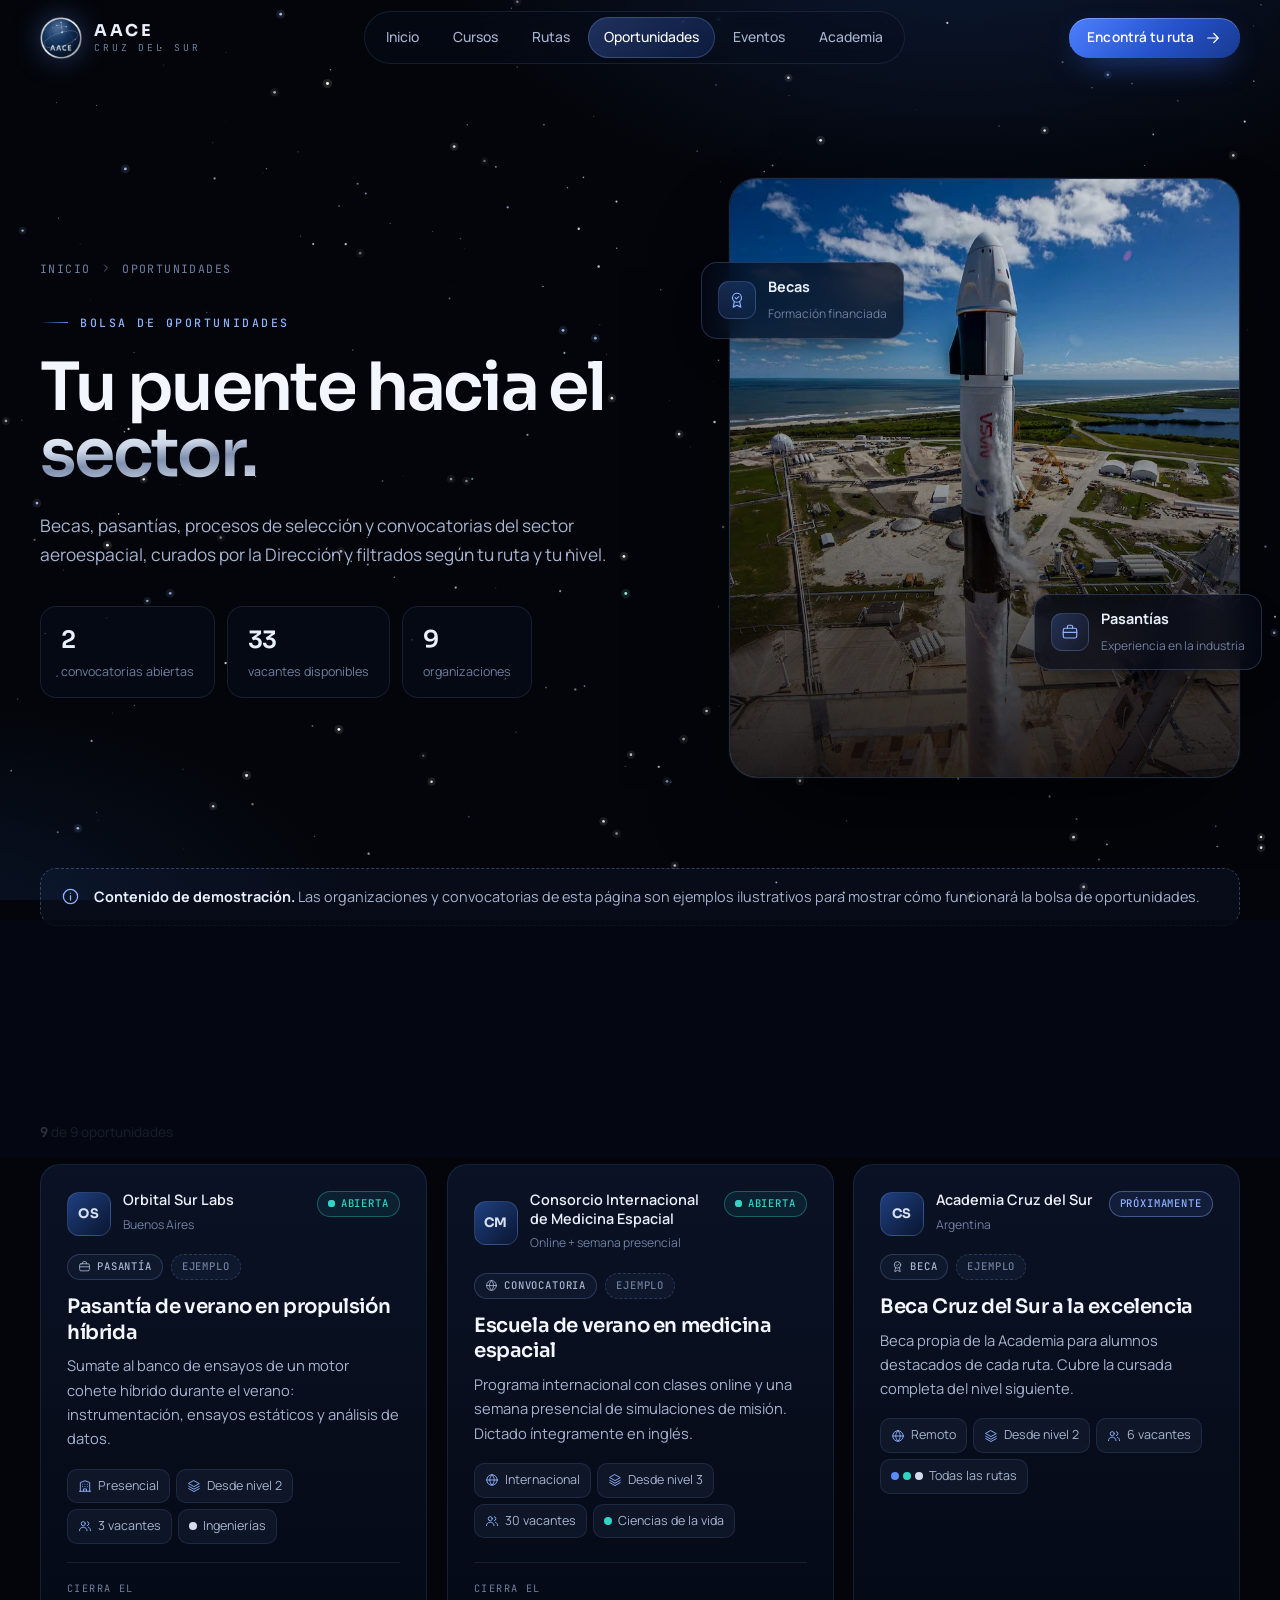
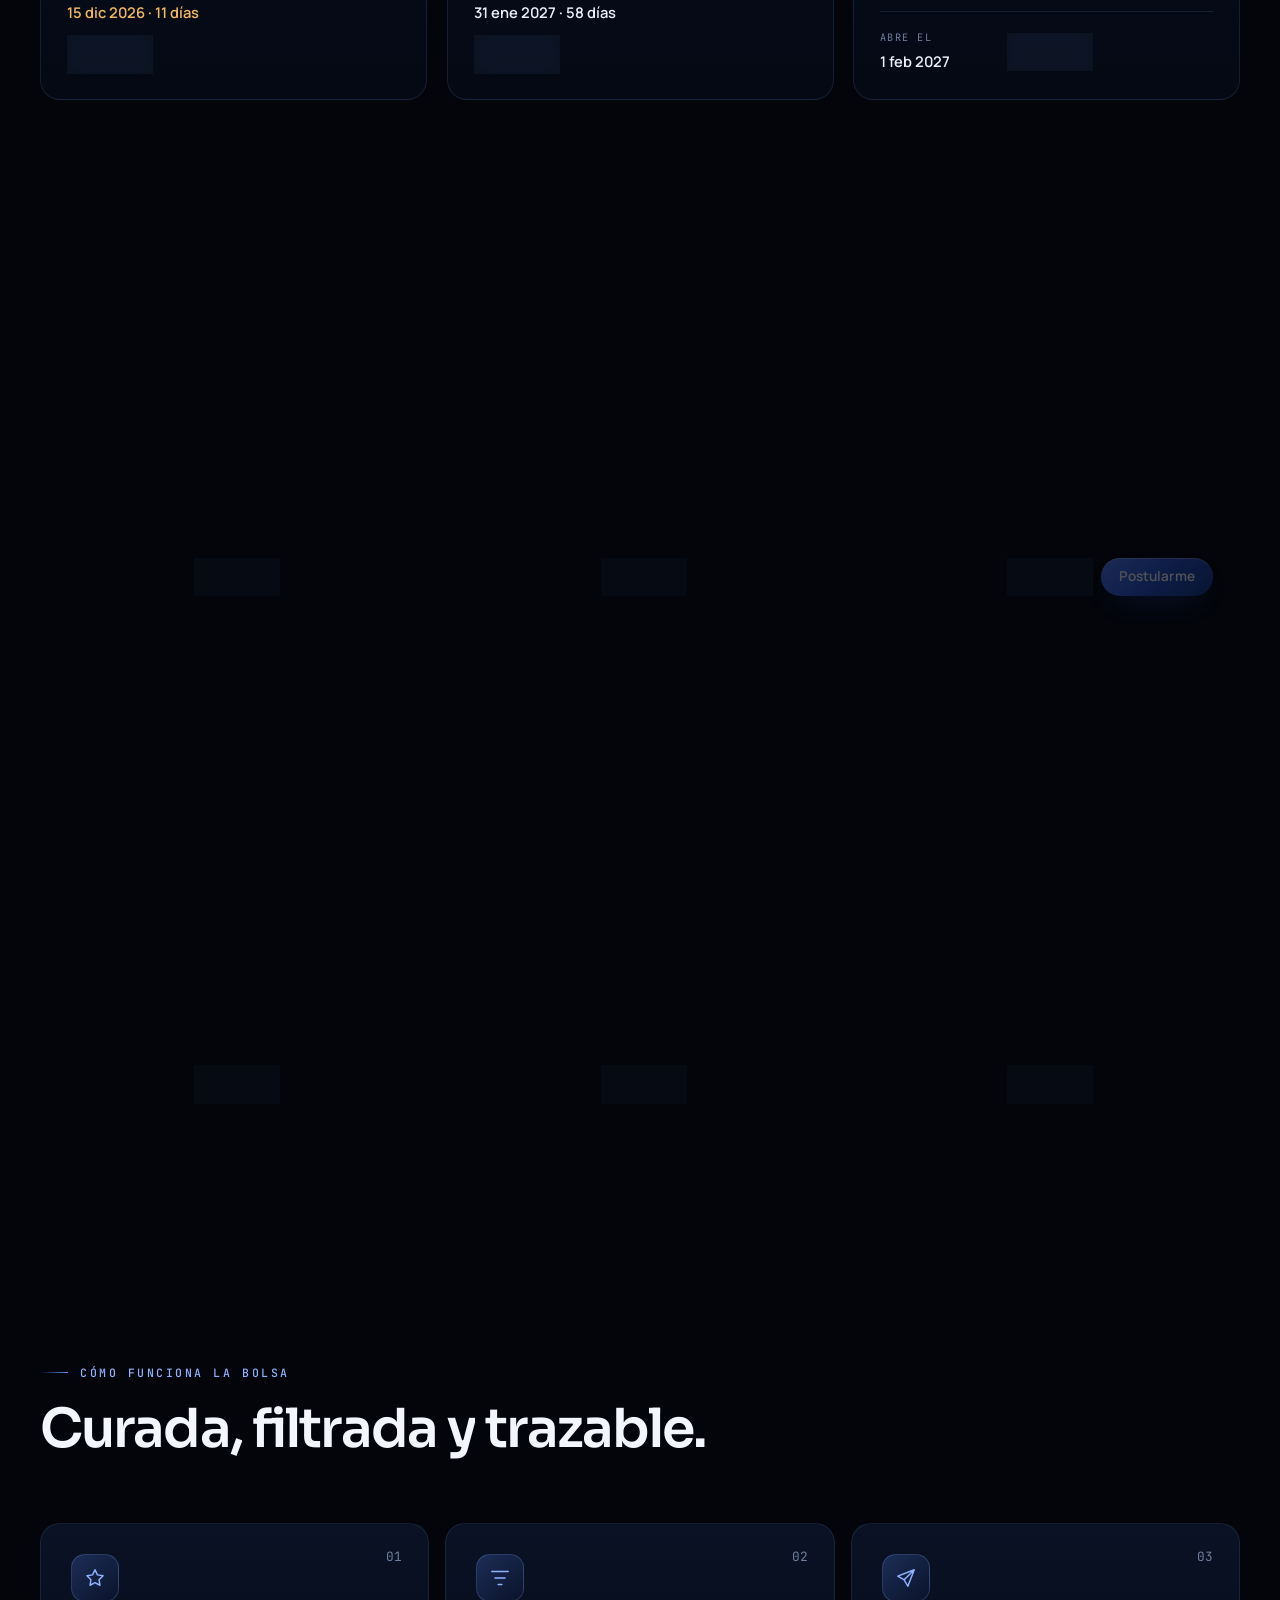
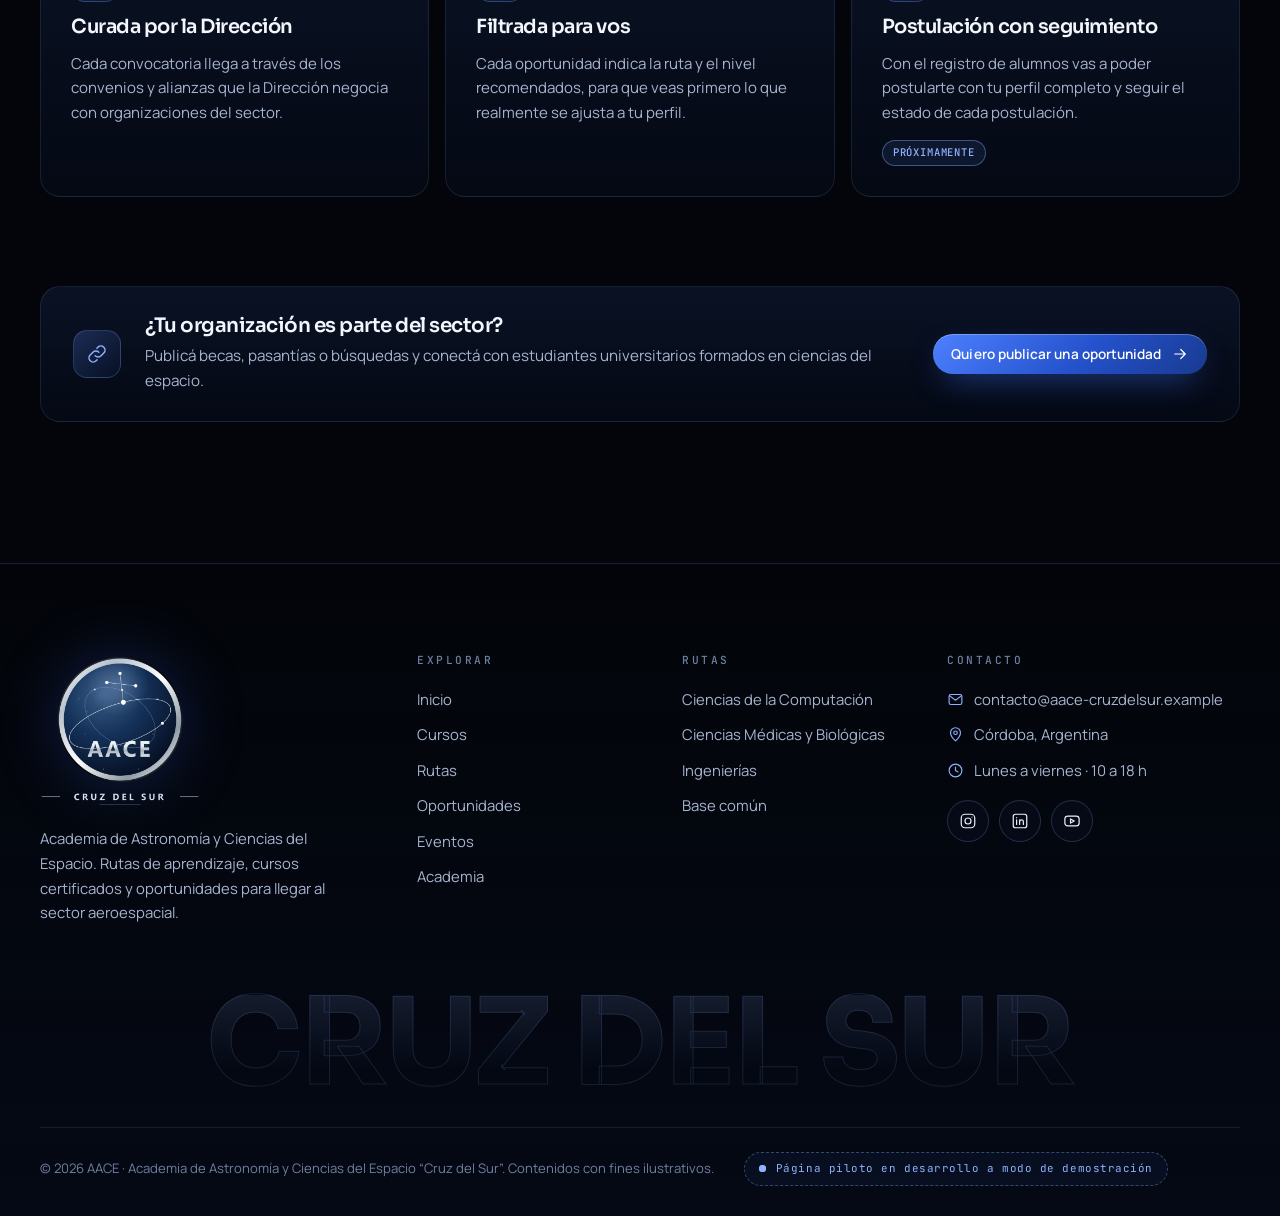
<file: oportunidades.html>
<!DOCTYPE html>
<html lang="es">
<head>
  <meta charset="utf-8">
  <meta name="viewport" content="width=device-width, initial-scale=1">
  <title>Bolsa de oportunidades · AACE Cruz del Sur</title>
  <meta name="description" content="Becas, pasantías, procesos de selección y convocatorias del sector aeroespacial, filtradas según tu ruta y tu nivel.">
  <meta name="theme-color" content="#03050a">
  <link rel="icon" type="image/png" href="assets/img/favicon.png">
  <link rel="apple-touch-icon" href="assets/img/apple-touch-icon.png">
  <link rel="preconnect" href="https://fonts.googleapis.com">
  <link rel="preconnect" href="https://fonts.gstatic.com" crossorigin>
  <link rel="stylesheet" href="https://fonts.googleapis.com/css2?family=JetBrains+Mono:wght@400;500&family=Manrope:wght@400;500;600;700&family=Sora:wght@400;500;600;700&display=swap">
  <link rel="stylesheet" href="assets/css/styles.css">
  <script>document.documentElement.classList.add('js');</script>
  <script src="assets/js/data.js" defer></script>
  <script src="assets/js/main.js" defer></script>
  <script src="assets/js/oportunidades.js" defer></script>
</head>
<body data-page="oportunidades">
  <div class="curtain" aria-hidden="true"></div>

  <main id="main">

    <section class="page-hero">
      <div class="container page-hero__inner page-hero__split">
        <div>
          <nav class="breadcrumb" aria-label="Ubicación" data-reveal><a href="index.html">Inicio</a><i data-icon="chevron-right"></i><span>Oportunidades</span></nav>
          <span class="eyebrow" data-reveal style="--d:100ms">Bolsa de oportunidades</span>
          <h1 data-split style="--split-delay:200ms">Tu puente hacia el <span class="metal">sector.</span></h1>
          <p class="lead" data-reveal style="--d:450ms">Becas, pasantías, procesos de selección y convocatorias del sector aeroespacial, curados por la Dirección y filtrados según tu ruta y tu nivel.</p>
          <div class="hero-stats" id="opp-stats" data-stagger="90" data-stagger-base="550"></div>
        </div>
        <div data-reveal="scale" style="--d:250ms; position:relative">
          <div class="hero-photo">
            <img src="assets/img/falcon9.webp" alt="Cohete Falcon 9 despegando desde la plataforma de lanzamiento, con el mar de fondo" width="767" height="1151" data-parallax="0.08">
          </div>
          <div class="float-chip float-chip--a"><span class="icon-box" data-icon="award"></span><span><b>Becas</b><small>Formación financiada</small></span></div>
          <div class="float-chip float-chip--b"><span class="icon-box" data-icon="briefcase"></span><span><b>Pasantías</b><small>Experiencia en la industria</small></span></div>
        </div>
      </div>
    </section>

    <section class="section section--flush-top" id="bolsa">
      <div class="container">
        <div class="notice" data-reveal style="margin-bottom:20px">
          <i data-icon="info"></i>
          <p><b>Contenido de demostración.</b> Las organizaciones y convocatorias de esta página son ejemplos ilustrativos para mostrar cómo funcionará la bolsa de oportunidades.</p>
        </div>

        <div class="toolbar" data-reveal>
          <div class="chips" id="f-tipo" role="group" aria-label="Filtrar por tipo"></div>
          <div class="toolbar__row">
            <select class="select" id="f-ruta" aria-label="Filtrar por ruta">
              <option value="">Todas las rutas</option>
              <option value="computacion">Ciencias de la Computación</option>
              <option value="vida">Ciencias Médicas y Biológicas</option>
              <option value="ingenieria">Ingenierías</option>
            </select>
            <select class="select" id="f-nivel" aria-label="Filtrar por nivel alcanzado">
              <option value="">Cualquier nivel</option>
              <option value="1">Estoy en nivel 1</option>
              <option value="2">Estoy en nivel 2</option>
              <option value="3">Estoy en nivel 3</option>
              <option value="4">Estoy en nivel 4</option>
            </select>
            <label class="switch"><input type="checkbox" id="f-abiertas"> Solo convocatorias abiertas</label>
          </div>
        </div>

        <div class="results-info">
          <span id="opp-count" aria-live="polite"></span>
          <button class="btn-reset" id="reset" type="button"><i data-icon="refresh"></i>Limpiar filtros</button>
        </div>
        <div class="opp-grid" id="opp-grid"></div>
      </div>
    </section>

    <section class="section section--tight">
      <div class="container">
        <div class="section-head">
          <div class="section-head__text">
            <span class="eyebrow" data-reveal>Cómo funciona la bolsa</span>
            <h2 data-split>Curada, filtrada y trazable.</h2>
          </div>
        </div>
        <div class="flow" data-stagger="110">
          <article class="card flow__item" data-reveal>
            <span class="icon-box" data-icon="star"></span>
            <h3>Curada por la Dirección</h3>
            <p>Cada convocatoria llega a través de los convenios y alianzas que la Dirección negocia con organizaciones del sector.</p>
          </article>
          <article class="card flow__item" data-reveal>
            <span class="icon-box" data-icon="filter"></span>
            <h3>Filtrada para vos</h3>
            <p>Cada oportunidad indica la ruta y el nivel recomendados, para que veas primero lo que realmente se ajusta a tu perfil.</p>
          </article>
          <article class="card flow__item" data-reveal>
            <span class="icon-box" data-icon="send"></span>
            <h3>Postulación con seguimiento</h3>
            <p>Con el registro de alumnos vas a poder postularte con tu perfil completo y seguir el estado de cada postulación.</p>
            <span class="badge badge--soon">Próximamente</span>
          </article>
        </div>
      </div>
    </section>

    <section class="section section--flush-top">
      <div class="container">
        <div class="card notice-band" data-reveal>
          <span class="icon-box" data-icon="link"></span>
          <div>
            <h3>¿Tu organización es parte del sector?</h3>
            <p>Publicá becas, pasantías o búsquedas y conectá con estudiantes universitarios formados en ciencias del espacio.</p>
          </div>
          <div class="notice-band__actions">
            <a class="btn btn-primary btn-sm" href="academia.html?perfil=organizacion#contacto">Quiero publicar una oportunidad <i data-icon="arrow-right" class="ico-arrow"></i></a>
          </div>
        </div>
      </div>
    </section>

  </main>
</body>
</html>
</file>
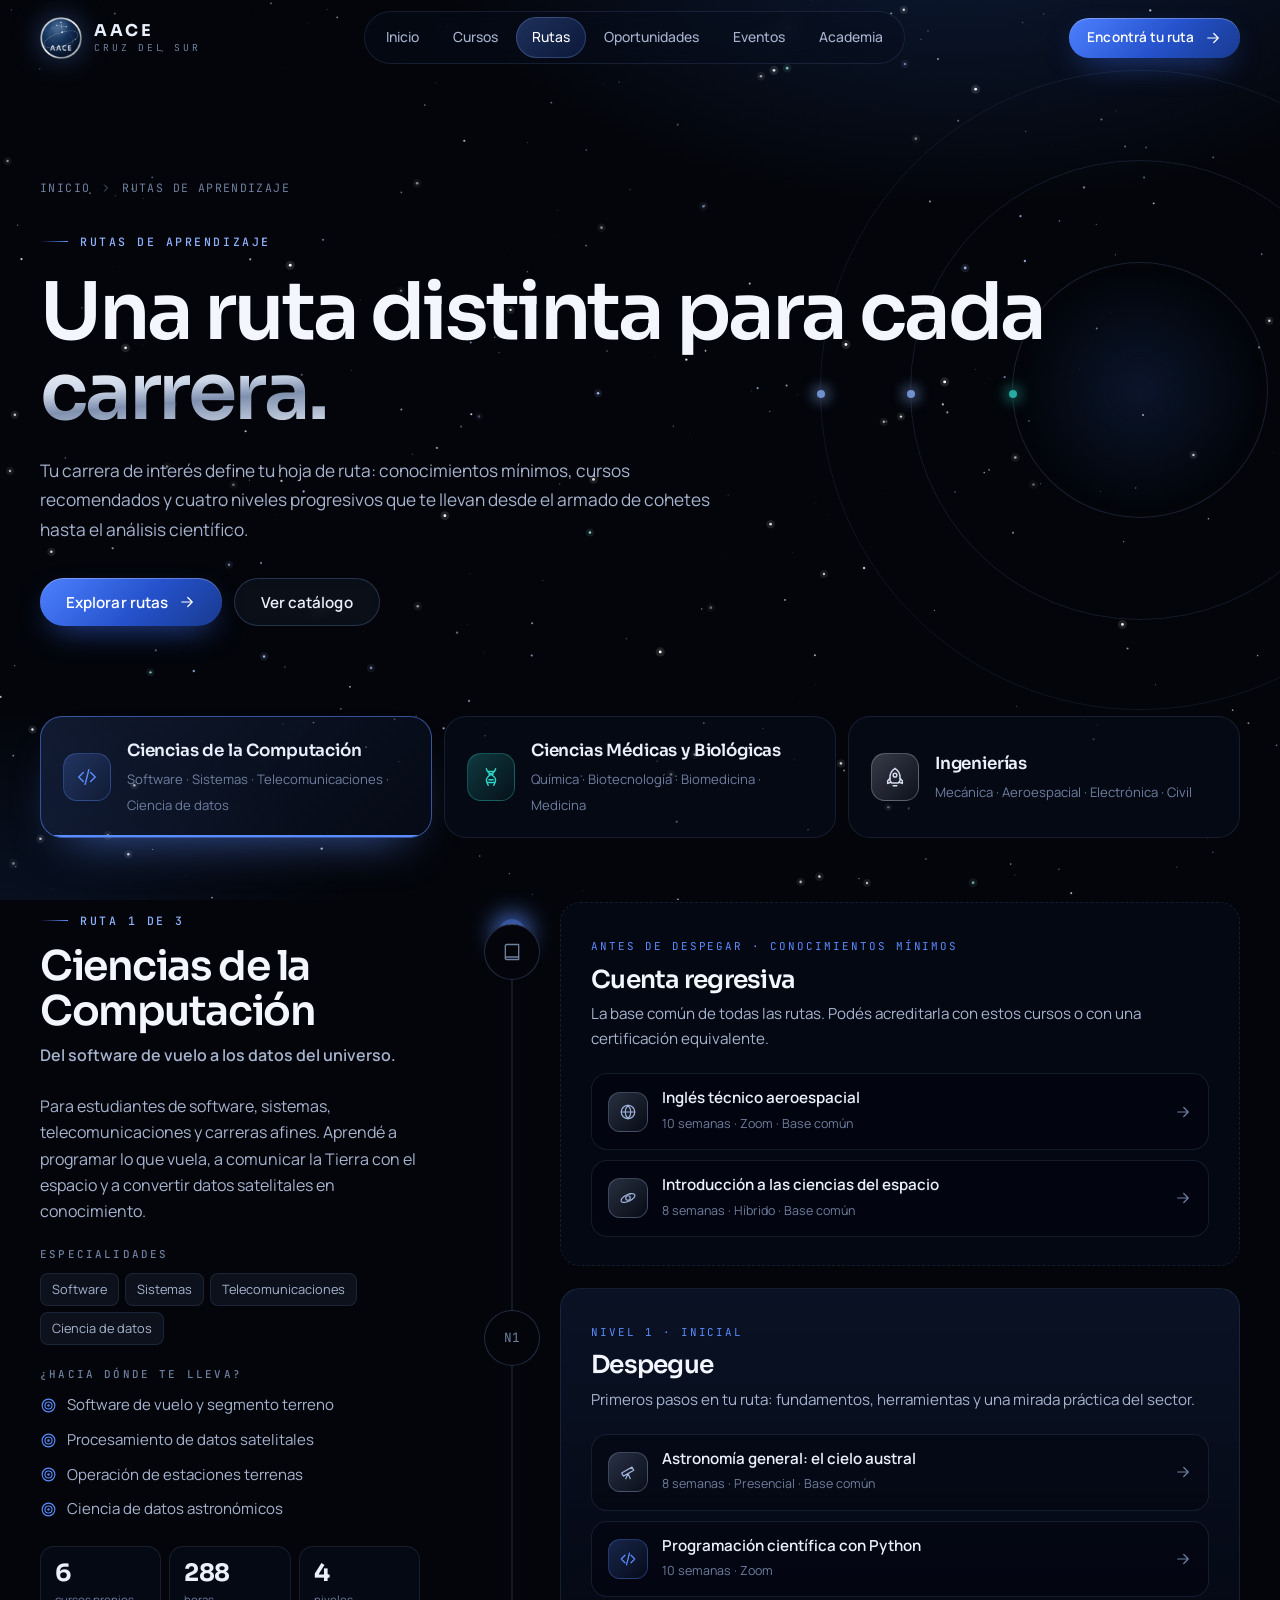
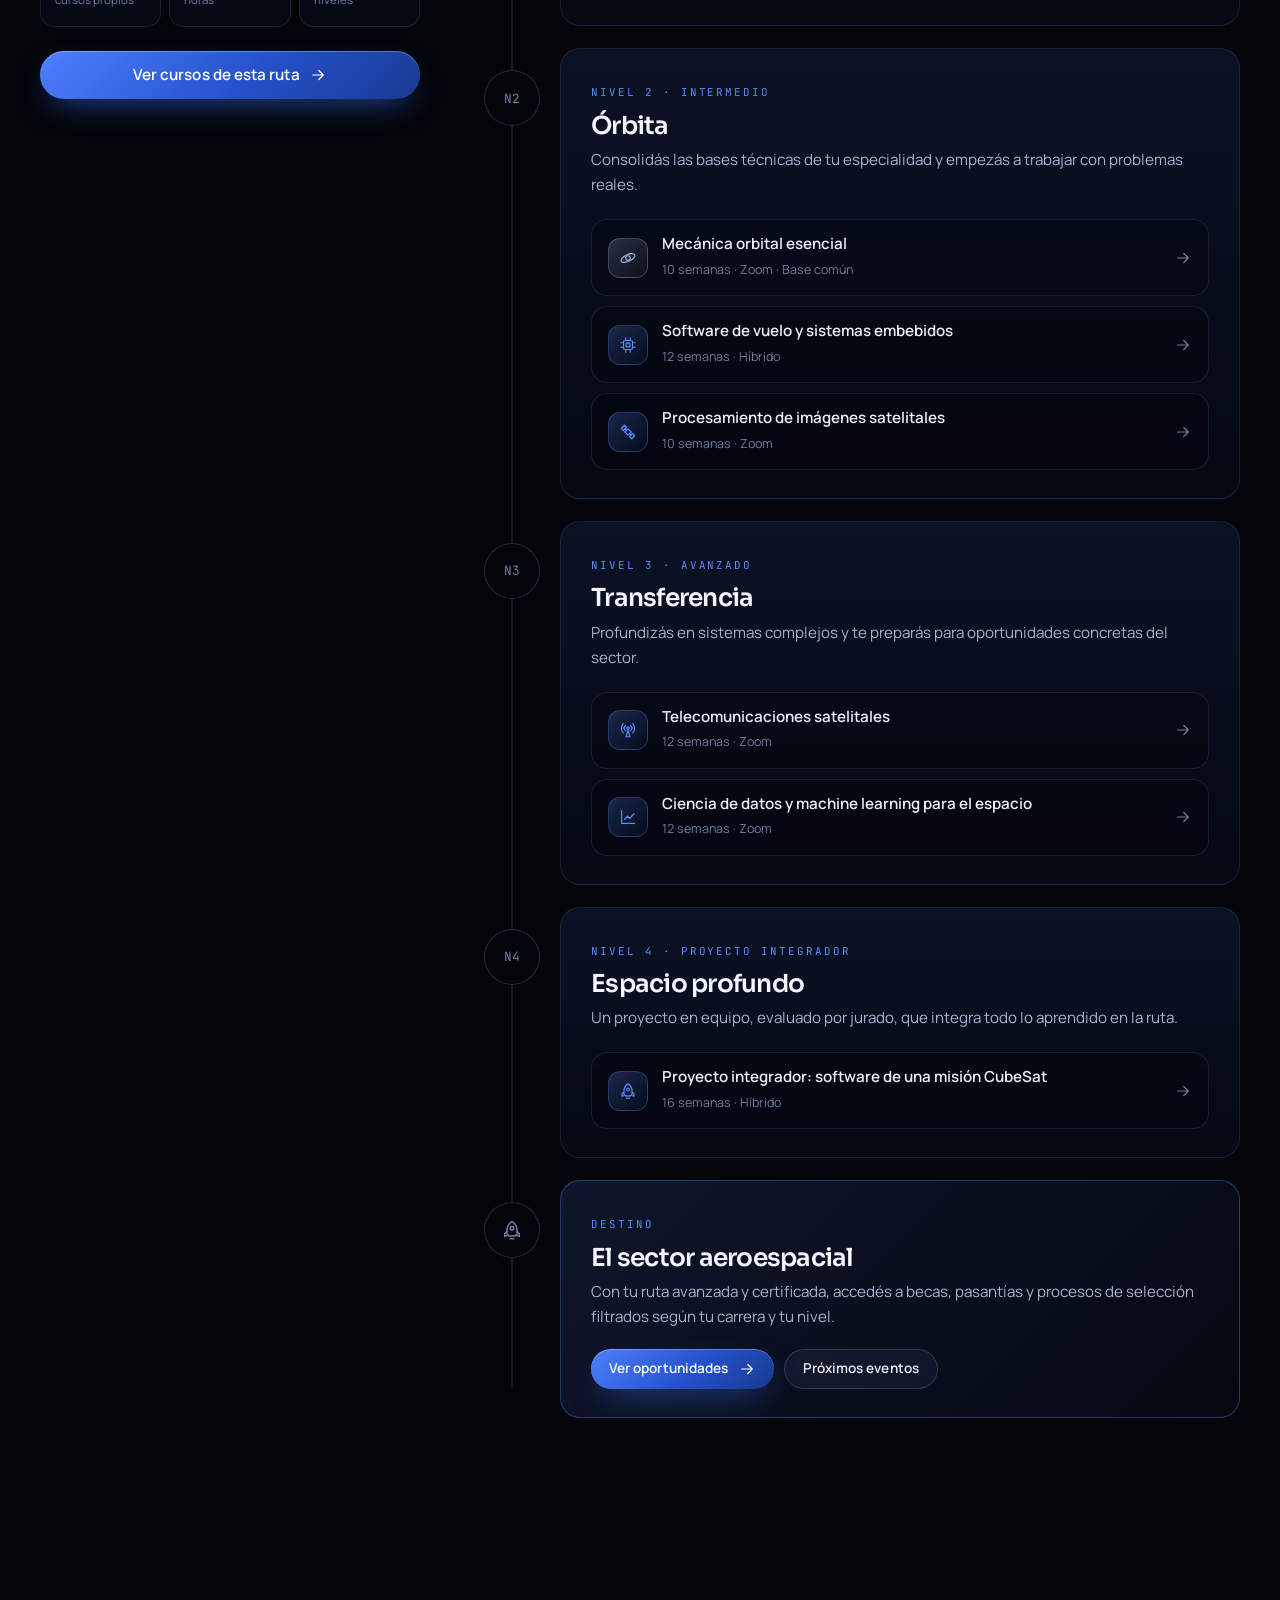
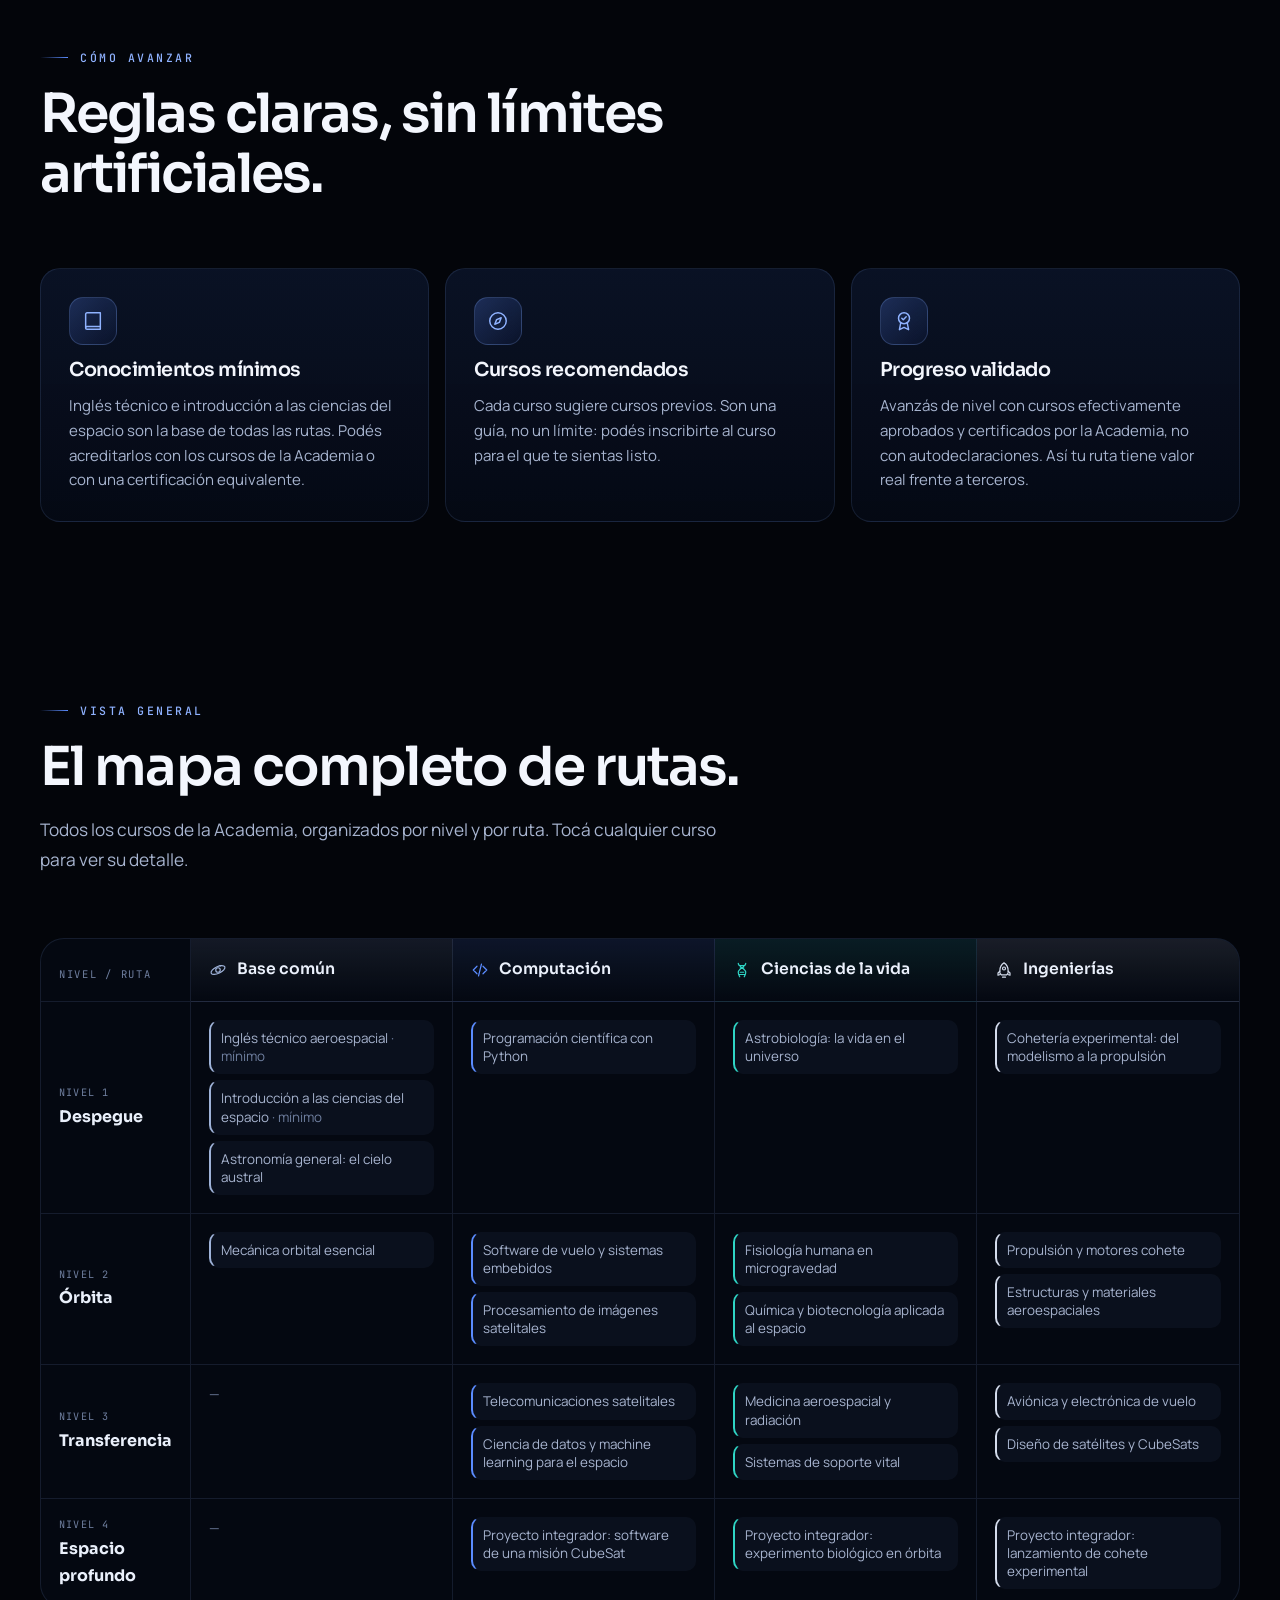
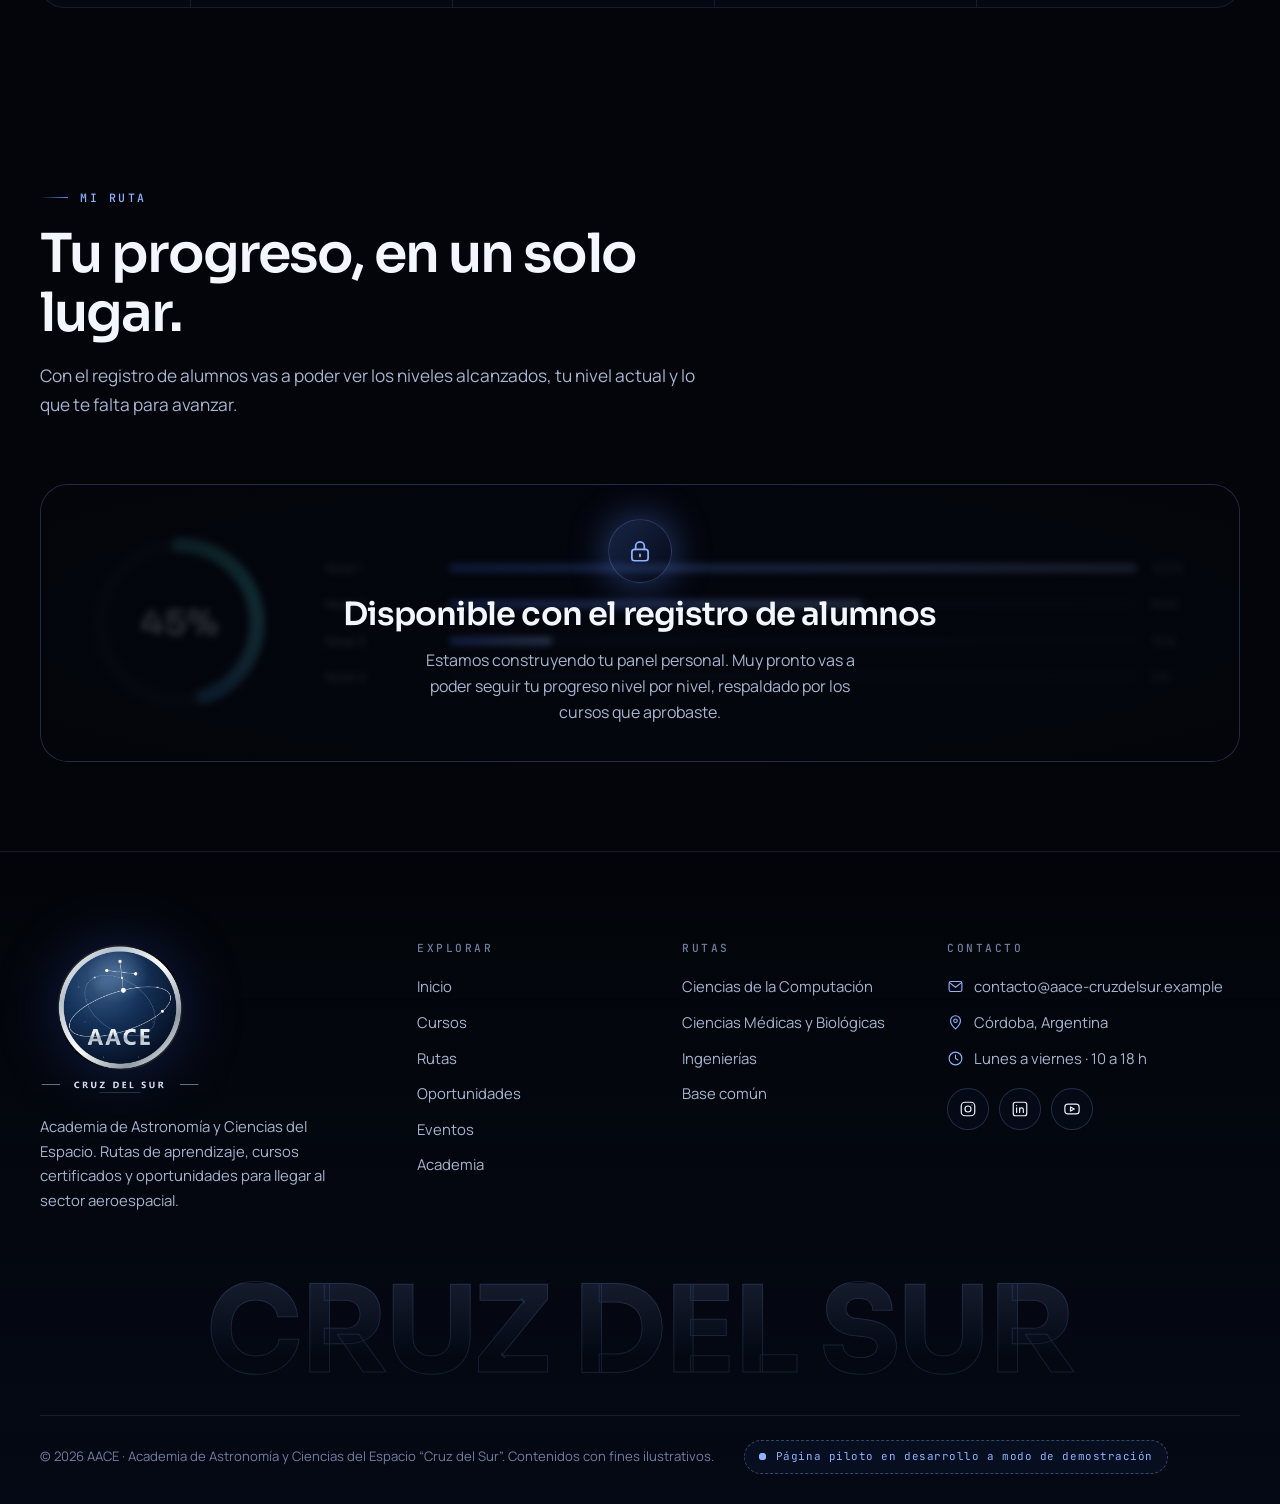
<file: rutas.html>
<!DOCTYPE html>
<html lang="es">
<head>
  <meta charset="utf-8">
  <meta name="viewport" content="width=device-width, initial-scale=1">
  <title>Rutas de aprendizaje · AACE Cruz del Sur</title>
  <meta name="description" content="Rutas de aprendizaje por carrera: Ciencias de la Computación, Ciencias Médicas y Biológicas e Ingenierías. Cuatro niveles progresivos hacia el sector aeroespacial.">
  <meta name="theme-color" content="#03050a">
  <link rel="icon" type="image/png" href="assets/img/favicon.png">
  <link rel="apple-touch-icon" href="assets/img/apple-touch-icon.png">
  <link rel="preconnect" href="https://fonts.googleapis.com">
  <link rel="preconnect" href="https://fonts.gstatic.com" crossorigin>
  <link rel="stylesheet" href="https://fonts.googleapis.com/css2?family=JetBrains+Mono:wght@400;500&family=Manrope:wght@400;500;600;700&family=Sora:wght@400;500;600;700&display=swap">
  <link rel="stylesheet" href="assets/css/styles.css">
  <script>document.documentElement.classList.add('js');</script>
  <script src="assets/js/data.js" defer></script>
  <script src="assets/js/main.js" defer></script>
  <script src="assets/js/rutas.js" defer></script>
</head>
<body data-page="rutas">
  <div class="curtain" aria-hidden="true"></div>

  <main id="main">

    <section class="page-hero">
      <div class="page-hero__deco" aria-hidden="true"><span></span><span></span><span></span></div>
      <div class="container page-hero__inner">
        <nav class="breadcrumb" aria-label="Ubicación" data-reveal><a href="index.html">Inicio</a><i data-icon="chevron-right"></i><span>Rutas de aprendizaje</span></nav>
        <span class="eyebrow" data-reveal style="--d:100ms">Rutas de aprendizaje</span>
        <h1 data-split style="--split-delay:200ms">Una ruta distinta para cada <span class="metal">carrera.</span></h1>
        <p class="lead" data-reveal style="--d:450ms">Tu carrera de interés define tu hoja de ruta: conocimientos mínimos, cursos recomendados y cuatro niveles progresivos que te llevan desde el armado de cohetes hasta el análisis científico.</p>
        <div class="page-hero__actions" data-reveal style="--d:600ms">
          <a class="btn btn-primary" href="#explorar">Explorar rutas <i data-icon="arrow-right" class="ico-arrow"></i></a>
          <a class="btn btn-ghost" href="cursos.html">Ver catálogo</a>
        </div>
      </div>
    </section>

    <section class="section section--flush-top" id="explorar">
      <div class="container">
        <div class="route-tabs" role="tablist" aria-label="Rutas por carrera" id="route-tabs" data-reveal></div>
        <div class="route-panel" id="route-panel" role="tabpanel" tabindex="-1"></div>
      </div>
    </section>

    <section class="section section--tight">
      <div class="container">
        <div class="section-head">
          <div class="section-head__text">
            <span class="eyebrow" data-reveal>Cómo avanzar</span>
            <h2 data-split>Reglas claras, sin límites artificiales.</h2>
          </div>
        </div>
        <div class="rules" data-stagger="100">
          <article class="card rule" data-reveal>
            <span class="icon-box" data-icon="book"></span>
            <h3>Conocimientos mínimos</h3>
            <p>Inglés técnico e introducción a las ciencias del espacio son la base de todas las rutas. Podés acreditarlos con los cursos de la Academia o con una certificación equivalente.</p>
          </article>
          <article class="card rule" data-reveal>
            <span class="icon-box" data-icon="compass"></span>
            <h3>Cursos recomendados</h3>
            <p>Cada curso sugiere cursos previos. Son una guía, no un límite: podés inscribirte al curso para el que te sientas listo.</p>
          </article>
          <article class="card rule" data-reveal>
            <span class="icon-box" data-icon="award"></span>
            <h3>Progreso validado</h3>
            <p>Avanzás de nivel con cursos efectivamente aprobados y certificados por la Academia, no con autodeclaraciones. Así tu ruta tiene valor real frente a terceros.</p>
          </article>
        </div>
      </div>
    </section>

    <section class="section section--tight" id="mapa">
      <div class="container">
        <div class="section-head">
          <div class="section-head__text">
            <span class="eyebrow" data-reveal>Vista general</span>
            <h2 data-split>El mapa completo de rutas.</h2>
            <p class="lead" data-reveal>Todos los cursos de la Academia, organizados por nivel y por ruta. Tocá cualquier curso para ver su detalle.</p>
          </div>
        </div>
        <div class="matrix-wrap" data-reveal>
          <div class="matrix" id="matrix"></div>
        </div>
      </div>
    </section>

    <section class="section section--tight" id="mi-ruta">
      <div class="container">
        <div class="section-head">
          <div class="section-head__text">
            <span class="eyebrow" data-reveal>Mi ruta</span>
            <h2 data-split>Tu progreso, en un solo lugar.</h2>
            <p class="lead" data-reveal>Con el registro de alumnos vas a poder ver los niveles alcanzados, tu nivel actual y lo que te falta para avanzar.</p>
          </div>
        </div>
        <div class="locked" data-reveal="scale">
          <div class="locked__mock" aria-hidden="true">
            <div class="ring-chart">
              <svg viewBox="0 0 120 120">
                <defs><linearGradient id="ring-grad" x1="0" y1="0" x2="1" y2="1"><stop offset="0" stop-color="#3b6cf6"/><stop offset="1" stop-color="#2fd5c5"/></linearGradient></defs>
                <circle cx="60" cy="60" r="52" fill="none" stroke="rgba(143,178,255,.12)" stroke-width="10"/>
                <circle cx="60" cy="60" r="52" fill="none" stroke="url(#ring-grad)" stroke-width="10" stroke-linecap="round" stroke-dasharray="326.7" stroke-dashoffset="180"/>
              </svg>
              <b>45%</b>
            </div>
            <div class="mock-lines">
              <div class="mock-line"><span>Nivel 1</span><i style="--w:100%"></i><span>100%</span></div>
              <div class="mock-line"><span>Nivel 2</span><i style="--w:60%"></i><span>60%</span></div>
              <div class="mock-line"><span>Nivel 3</span><i style="--w:15%"></i><span>15%</span></div>
              <div class="mock-line"><span>Nivel 4</span><i style="--w:0%"></i><span>0%</span></div>
            </div>
          </div>
          <div class="locked__overlay">
            <span class="icon-box" data-icon="lock"></span>
            <h3>Disponible con el registro de alumnos</h3>
            <p>Estamos construyendo tu panel personal. Muy pronto vas a poder seguir tu progreso nivel por nivel, respaldado por los cursos que aprobaste.</p>
          </div>
        </div>
      </div>
    </section>

  </main>
</body>
</html>
</file>
<file: assets/css/styles.css>
/* =========================================================
   AACE · Cruz del Sur — Hoja de estilos principal
   Paleta: negro espacial + azul marino, acentos metálicos
   ========================================================= */

/* ---------- 1. Tokens ---------- */
:root {
  --bg: #03050a;
  --bg-2: #060b16;
  --navy-950: #050b18;
  --navy-900: #0a1530;
  --navy-800: #0f1f45;
  --navy-700: #16305f;
  --navy-600: #1f4080;
  --blue-500: #3b6cf6;
  --blue-400: #5b8cff;
  --blue-300: #8fb2ff;
  --silver: #d6e0f0;
  --teal: #2fd5c5;
  --warm: #f4b860;

  --text: #eaf0fb;
  --text-2: #a7b4cf;
  --text-3: #6f7f9f;
  --line: rgba(143, 178, 255, 0.12);
  --line-2: rgba(143, 178, 255, 0.22);

  --radius: 20px;
  --radius-lg: 28px;
  --ease: cubic-bezier(.22, 1, .36, 1);
  --ease-io: cubic-bezier(.65, 0, .35, 1);

  --font-display: 'Sora', system-ui, -apple-system, 'Segoe UI', sans-serif;
  --font-body: 'Manrope', system-ui, -apple-system, 'Segoe UI', sans-serif;
  --font-mono: 'JetBrains Mono', ui-monospace, 'Cascadia Code', Consolas, monospace;

  --container: 1200px;
  --gutter: 24px;
  --nav-h: 76px;
}

/* Colores por ruta */
.rc-comun { --rc: #9fb3d9; }
.rc-computacion { --rc: #5b8cff; }
.rc-vida { --rc: #2fd5c5; }
.rc-ingenieria { --rc: #d4dcec; }

/* ---------- 2. Base ---------- */
*, *::before, *::after { box-sizing: border-box; }

html {
  -webkit-text-size-adjust: 100%;
  background: var(--bg);
  color-scheme: dark;
  scroll-behavior: smooth;
  scroll-padding-top: 96px;
}

body {
  margin: 0;
  font-family: var(--font-body);
  font-size: 1rem;
  line-height: 1.65;
  color: var(--text);
  overflow-x: hidden;
  -webkit-font-smoothing: antialiased;
  -moz-osx-font-smoothing: grayscale;
  text-rendering: optimizeLegibility;
}

img, svg, video { display: block; max-width: 100%; }
img { height: auto; }
a { color: inherit; text-decoration: none; }
button { font: inherit; color: inherit; background: none; border: 0; padding: 0; cursor: pointer; }
input, select, textarea { font: inherit; color: inherit; }
ul, ol { margin: 0; padding: 0; }
h1, h2, h3, h4 {
  margin: 0;
  font-family: var(--font-display);
  font-weight: 600;
  letter-spacing: -0.025em;
  line-height: 1.1;
  color: #f3f6fd;
}
p { margin: 0; }
::selection { background: rgba(91, 140, 255, .38); color: #fff; }
:focus-visible { outline: 2px solid var(--blue-400); outline-offset: 3px; border-radius: 8px; }

html { scrollbar-color: #1f3566 #03050a; scrollbar-width: thin; }
::-webkit-scrollbar { width: 10px; height: 10px; }
::-webkit-scrollbar-track { background: #03050a; }
::-webkit-scrollbar-thumb { background: #16284f; border-radius: 10px; border: 2px solid #03050a; }
::-webkit-scrollbar-thumb:hover { background: #22407a; }

.skip-link {
  position: fixed; top: 12px; left: 12px; z-index: 10001;
  padding: 10px 16px; border-radius: 10px;
  background: var(--blue-500); color: #fff; font-weight: 600;
  transform: translateY(-160%); transition: transform .3s var(--ease);
}
.skip-link:focus { transform: none; }

.sr-only {
  position: absolute !important; width: 1px; height: 1px; padding: 0; margin: -1px;
  overflow: hidden; clip: rect(0 0 0 0); white-space: nowrap; border: 0;
}

/* ---------- 3. Utilidades tipográficas ---------- */
.eyebrow {
  display: inline-flex; align-items: center; gap: .75rem;
  font-family: var(--font-mono); font-size: .72rem; font-weight: 500;
  letter-spacing: .22em; text-transform: uppercase; color: var(--blue-300);
}
.eyebrow::before {
  content: ""; width: 28px; height: 1px;
  background: linear-gradient(90deg, transparent, var(--blue-400));
}
.eyebrow--center::after {
  content: ""; width: 28px; height: 1px;
  background: linear-gradient(90deg, var(--blue-400), transparent);
}

.metal {
  background:
    linear-gradient(110deg, transparent 35%, rgba(255, 255, 255, .95) 50%, transparent 65%) no-repeat,
    linear-gradient(175deg, #ffffff 8%, #cdd7e8 42%, #7f90ae 58%, #e6ecf6 92%);
  background-size: 250% 100%, 100% 100%;
  background-position: 180% 0, 0 0;
  -webkit-background-clip: text; background-clip: text;
  color: transparent;
  animation: metalShine 7s var(--ease-io) infinite 1.4s;
}
@keyframes metalShine {
  0%, 55% { background-position: 180% 0, 0 0; }
  100% { background-position: -80% 0, 0 0; }
}

.grad-text {
  background: linear-gradient(90deg, #a9c3ff, #5b8cff 55%, #2fd5c5);
  -webkit-background-clip: text; background-clip: text; color: transparent;
}

.lead { font-size: clamp(1.05rem, 1.35vw, 1.2rem); color: var(--text-2); max-width: 62ch; line-height: 1.7; }
.muted { color: var(--text-3); }
.mono { font-family: var(--font-mono); }

.ico { width: 20px; height: 20px; flex: none; }

/* ---------- 4. Layout ---------- */
.container {
  width: 100%;
  max-width: calc(var(--container) + var(--gutter) * 2);
  margin-inline: auto;
  padding-inline: var(--gutter);
}
main { position: relative; z-index: 1; overflow-x: clip; }
.section { position: relative; padding-block: clamp(80px, 11vw, 150px); }
.section--tight { padding-block: clamp(56px, 7vw, 96px); }
.section--flush-top { padding-top: 0; }

.section-head {
  display: flex; align-items: flex-end; justify-content: space-between;
  gap: 24px 40px; flex-wrap: wrap;
  margin-bottom: clamp(36px, 5vw, 64px);
}
.section-head__text { display: grid; gap: 18px; max-width: 720px; }
.section-head h2 { font-size: clamp(2rem, 4.2vw, 3.4rem); letter-spacing: -.035em; }
.section-head--center { justify-content: center; text-align: center; }
.section-head--center .section-head__text { justify-items: center; }
.section-head--center .lead { margin-inline: auto; }

.hr-glow {
  height: 1px; border: 0; margin: 0;
  background: linear-gradient(90deg, transparent, rgba(143, 178, 255, .35), transparent);
}

/* ---------- 5. Fondo: ambiente + estrellas ---------- */
.ambient {
  position: fixed; inset: 0; z-index: -3; pointer-events: none;
  background:
    radial-gradient(ellipse 70% 55% at 75% -10%, rgba(31, 64, 128, .38), transparent 60%),
    radial-gradient(ellipse 55% 45% at -5% 105%, rgba(22, 48, 95, .35), transparent 60%),
    var(--bg);
}
#starfield {
  position: fixed; inset: 0; width: 100%; height: 100%;
  z-index: -2; pointer-events: none;
}

/* ---------- 6. Cortina de transición entre páginas ---------- */
.curtain {
  position: fixed; inset: 0; z-index: 10000;
  display: grid; place-items: center; align-content: center; gap: 22px;
  background:
    radial-gradient(ellipse 60% 50% at 50% 50%, rgba(31, 64, 128, .45), transparent 70%),
    #03050a;
  pointer-events: none;
  clip-path: inset(0 0 0 0);
  animation: curtainOut .9s var(--ease-io) .35s forwards;
}
.curtain::before {
  content: ""; width: 86px; height: 86px;
  background: url("../img/logo-emblem.webp") center / contain no-repeat;
  filter: drop-shadow(0 0 28px rgba(91, 140, 255, .55));
  animation: curtainLogo 1.6s var(--ease) both;
}
.curtain::after {
  content: "CRUZ DEL SUR";
  font-family: var(--font-display); font-weight: 600; font-size: .78rem;
  letter-spacing: .6em; padding-left: .6em; color: var(--silver);
  animation: curtainLogo 1.6s var(--ease) .08s both;
}
@keyframes curtainLogo {
  from { opacity: 0; transform: translateY(10px) scale(.94); }
  to { opacity: 1; transform: none; }
}
@keyframes curtainOut {
  to { clip-path: inset(0 0 100% 0); visibility: hidden; }
}
html.is-leaving .curtain {
  visibility: visible;
  animation: curtainIn .55s var(--ease-io) forwards;
}
html.is-leaving .curtain::before,
html.is-leaving .curtain::after { animation: none; opacity: 1; }
@keyframes curtainIn {
  from { clip-path: inset(100% 0 0 0); }
  to { clip-path: inset(0 0 0 0); }
}

/* ---------- 7. Botones, badges, chips ---------- */
.btn {
  position: relative; isolation: isolate; overflow: hidden;
  display: inline-flex; align-items: center; justify-content: center; gap: .6rem;
  padding: 15px 26px; border-radius: 999px;
  font-weight: 600; font-size: .95rem; line-height: 1; letter-spacing: .005em;
  white-space: nowrap;
  transition: transform .4s var(--ease), box-shadow .4s var(--ease), background-color .3s, border-color .3s, color .3s;
}
.btn .ico { width: 18px; height: 18px; transition: transform .4s var(--ease); }
.btn:hover .ico-arrow { transform: translateX(4px); }
.btn:hover .ico-up-right { transform: translate(3px, -3px); }

.btn-primary {
  color: #fff;
  background: linear-gradient(135deg, #4d80ff 0%, #2552cc 55%, #183a8f 100%);
  box-shadow: inset 0 1px 0 rgba(255, 255, 255, .28), 0 12px 32px -12px rgba(59, 108, 246, .75);
}
.btn-primary::after {
  content: ""; position: absolute; inset: 0; z-index: -1;
  background: linear-gradient(110deg, transparent 30%, rgba(255, 255, 255, .32) 50%, transparent 70%);
  transform: translateX(-120%);
  transition: transform .9s var(--ease);
}
.btn-primary:hover { transform: translateY(-2px); box-shadow: inset 0 1px 0 rgba(255, 255, 255, .3), 0 18px 44px -12px rgba(59, 108, 246, .95); }
.btn-primary:hover::after { transform: translateX(120%); }

.btn-ghost {
  color: var(--text);
  background: rgba(143, 178, 255, .06);
  border: 1px solid var(--line-2);
  backdrop-filter: blur(6px);
}
.btn-ghost:hover { background: rgba(143, 178, 255, .12); border-color: rgba(143, 178, 255, .5); transform: translateY(-2px); }

.btn-sm { padding: 11px 18px; font-size: .85rem; }
.btn-block { width: 100%; }
.btn[disabled] { opacity: .5; pointer-events: none; }

.link-arrow {
  display: inline-flex; align-items: center; gap: .5rem;
  color: var(--blue-300); font-weight: 600; font-size: .95rem;
  position: relative;
}
.link-arrow::after {
  content: ""; position: absolute; left: 0; right: 26px; bottom: -4px; height: 1px;
  background: currentColor; transform: scaleX(0); transform-origin: right;
  transition: transform .5s var(--ease);
}
.link-arrow:hover::after { transform: scaleX(1); transform-origin: left; }
.link-arrow .ico { width: 18px; height: 18px; transition: transform .4s var(--ease); }
.link-arrow:hover .ico { transform: translateX(4px); }

.icon-btn {
  width: 48px; height: 48px; flex: none; border-radius: 50%;
  display: grid; place-items: center;
  border: 1px solid var(--line-2); background: rgba(8, 14, 30, .5);
  transition: background-color .3s, border-color .3s, transform .3s var(--ease), opacity .3s;
}
.icon-btn:hover { background: rgba(91, 140, 255, .16); border-color: rgba(143, 178, 255, .5); }
.icon-btn:active { transform: scale(.94); }
.icon-btn:disabled { opacity: .3; cursor: default; }
.icon-btn .ico { width: 20px; height: 20px; }

.badge {
  display: inline-flex; align-items: center; gap: 6px;
  padding: 5px 10px; border-radius: 999px;
  font-family: var(--font-mono); font-size: .66rem; font-weight: 500;
  letter-spacing: .08em; text-transform: uppercase; line-height: 1.3;
  border: 1px solid var(--line-2); color: var(--text-2);
  background: rgba(143, 178, 255, .05);
  white-space: nowrap;
}
.badge .ico { width: 13px; height: 13px; }
.badge--route {
  color: var(--rc);
  border-color: color-mix(in srgb, var(--rc) 40%, transparent);
  background: color-mix(in srgb, var(--rc) 10%, transparent);
}
.badge--open { color: var(--teal); border-color: rgba(47, 213, 197, .35); background: rgba(47, 213, 197, .08); }
.badge--closed { color: var(--text-3); border-color: rgba(111, 127, 159, .3); background: rgba(111, 127, 159, .08); }
.badge--soon { color: var(--blue-300); border-color: rgba(143, 178, 255, .4); background: rgba(91, 140, 255, .1); }
.badge--warm { color: var(--warm); border-color: rgba(244, 184, 96, .35); background: rgba(244, 184, 96, .08); }
.badge--demo { border-style: dashed; color: var(--text-3); }

.dot-pulse {
  position: relative; width: 7px; height: 7px; flex: none; border-radius: 50%;
  background: currentColor;
}
.dot-pulse::after {
  content: ""; position: absolute; inset: 0; border-radius: 50%;
  background: currentColor; animation: dotPulse 2s var(--ease) infinite;
}
@keyframes dotPulse { 0% { transform: scale(1); opacity: .7; } 100% { transform: scale(3.2); opacity: 0; } }

.chip {
  display: inline-flex; align-items: center; gap: 8px;
  padding: 9px 16px; border-radius: 999px;
  font-size: .87rem; font-weight: 500; color: var(--text-2);
  border: 1px solid var(--line-2); background: rgba(8, 14, 30, .45);
  transition: all .3s var(--ease); white-space: nowrap;
}
.chip:hover { color: #fff; border-color: rgba(143, 178, 255, .45); }
.chip[aria-pressed="true"] {
  color: #fff; border-color: rgba(91, 140, 255, .7);
  background: linear-gradient(135deg, rgba(91, 140, 255, .28), rgba(36, 80, 201, .18));
  box-shadow: 0 8px 24px -12px rgba(59, 108, 246, .8);
}
.chip:disabled { opacity: .35; cursor: default; pointer-events: none; }
.chip .ico { width: 15px; height: 15px; }
.chip .swatch { width: 8px; height: 8px; border-radius: 50%; background: var(--rc, var(--blue-300)); }

.tag {
  display: inline-flex; align-items: center;
  padding: 5px 11px; border-radius: 8px;
  font-size: .8rem; color: var(--text-2);
  background: rgba(143, 178, 255, .07); border: 1px solid var(--line);
}

.icon-box {
  width: 48px; height: 48px; flex: none; border-radius: 14px;
  display: grid; place-items: center; color: var(--blue-300);
  background: linear-gradient(135deg, rgba(91, 140, 255, .24), rgba(36, 80, 201, .06));
  border: 1px solid rgba(143, 178, 255, .22);
}
.icon-box .ico { width: 22px; height: 22px; }
.icon-box--route {
  color: var(--rc);
  background: linear-gradient(135deg, color-mix(in srgb, var(--rc) 24%, transparent), color-mix(in srgb, var(--rc) 4%, transparent));
  border-color: color-mix(in srgb, var(--rc) 30%, transparent);
}

/* ---------- 8. Tarjetas ---------- */
.card {
  position: relative; overflow: hidden;
  border-radius: var(--radius);
  border: 1px solid var(--line);
  background: linear-gradient(180deg, rgba(17, 31, 64, .5) 0%, rgba(6, 11, 24, .72) 100%);
  transition: transform .5s var(--ease), border-color .4s, box-shadow .5s var(--ease), background-color .4s;
}
.card::before {
  content: ""; position: absolute; inset: 0; pointer-events: none; z-index: 0;
  background: radial-gradient(460px circle at var(--mx, 50%) var(--my, -30%), rgba(91, 140, 255, .14), transparent 45%);
  opacity: 0; transition: opacity .45s;
}
.card:hover::before { opacity: 1; }
.card:hover { border-color: rgba(143, 178, 255, .28); }
.card > * { position: relative; z-index: 1; }
.card--lift:hover { transform: translateY(-6px); box-shadow: 0 30px 60px -30px rgba(0, 0, 0, .9), 0 0 0 1px rgba(91, 140, 255, .12); }

/* ---------- 9. Navegación ---------- */
.scroll-progress {
  position: fixed; top: 0; left: 0; z-index: 120;
  width: 100%; height: 2px; transform-origin: 0 50%;
  transform: scaleX(var(--p, 0));
  background: linear-gradient(90deg, #2552cc, #8fb2ff 60%, #2fd5c5);
  box-shadow: 0 0 12px rgba(91, 140, 255, .7);
}

.nav {
  position: fixed; top: 0; left: 0; right: 0; z-index: 110;
  height: var(--nav-h);
  border-bottom: 1px solid transparent;
  transition: background-color .4s, border-color .4s, transform .55s var(--ease), height .4s var(--ease), backdrop-filter .4s;
}
.nav.is-scrolled {
  height: 66px;
  background: rgba(4, 7, 15, .74);
  backdrop-filter: blur(18px) saturate(140%);
  -webkit-backdrop-filter: blur(18px) saturate(140%);
  border-bottom-color: var(--line);
}
.nav.is-hidden { transform: translateY(-100%); }
.nav__inner { height: 100%; display: flex; align-items: center; justify-content: space-between; gap: 20px; }

.brand { display: flex; align-items: center; gap: 12px; flex: none; }
.brand__logo {
  width: 42px; height: 42px;
  filter: drop-shadow(0 0 14px rgba(91, 140, 255, .35));
  transition: transform .8s var(--ease);
}
.brand:hover .brand__logo { transform: rotate(-14deg) scale(1.06); }
.brand__text { display: grid; line-height: 1.05; }
.brand__text strong { font-family: var(--font-display); font-weight: 700; font-size: 1.02rem; letter-spacing: .16em; }
.brand__text small { font-family: var(--font-mono); font-size: .6rem; letter-spacing: .3em; text-transform: uppercase; color: var(--text-3); margin-top: 3px; }

.nav__links {
  position: relative; display: flex; gap: 2px; padding: 5px;
  border-radius: 999px; border: 1px solid var(--line);
  background: rgba(8, 14, 30, .45);
  backdrop-filter: blur(10px); -webkit-backdrop-filter: blur(10px);
}
.nav__links a {
  position: relative; z-index: 1;
  padding: 9px 16px; border-radius: 999px;
  font-size: .87rem; font-weight: 500; color: var(--text-2);
  transition: color .3s;
}
.nav__links a:hover, .nav__links a.is-active { color: #fff; }
.nav__indicator {
  position: absolute; top: 5px; bottom: 5px; left: 0; width: 0;
  border-radius: 999px; opacity: 0;
  background: linear-gradient(135deg, rgba(91, 140, 255, .3), rgba(36, 80, 201, .2));
  box-shadow: inset 0 0 0 1px rgba(143, 178, 255, .25);
  transition: transform .5s var(--ease), width .5s var(--ease), opacity .3s;
}

.nav__toggle {
  display: none; position: relative; z-index: 130;
  width: 46px; height: 46px; border-radius: 50%;
  border: 1px solid var(--line-2); background: rgba(8, 14, 30, .6);
  place-items: center;
}
.nav__toggle span {
  position: absolute; left: 13px; right: 13px; height: 1.5px; border-radius: 2px;
  background: var(--text); transition: transform .5s var(--ease), top .5s var(--ease);
}
.nav__toggle span:nth-child(1) { top: 18px; }
.nav__toggle span:nth-child(2) { top: 26px; }
.nav__toggle[aria-expanded="true"] span:nth-child(1) { top: 22px; transform: rotate(45deg); }
.nav__toggle[aria-expanded="true"] span:nth-child(2) { top: 22px; transform: rotate(-45deg); }

.mobile-menu {
  position: fixed; inset: 0; z-index: 105;
  display: flex; flex-direction: column; justify-content: center;
  padding: 110px var(--gutter) 40px;
  background:
    radial-gradient(ellipse 80% 60% at 100% 0%, rgba(31, 64, 128, .55), transparent 60%),
    #03050a;
  clip-path: circle(0% at calc(100% - 45px) 38px);
  visibility: hidden;
  transition: clip-path .75s var(--ease-io), visibility 0s linear .75s;
}
.mobile-menu.is-open { clip-path: circle(150% at calc(100% - 45px) 38px); visibility: visible; transition-delay: 0s; }
.mobile-menu nav { display: grid; gap: 4px; }
.mobile-menu nav a {
  display: flex; align-items: baseline; gap: 16px;
  font-family: var(--font-display); font-size: clamp(2rem, 9vw, 3rem); font-weight: 600;
  letter-spacing: -.03em; color: var(--text-2);
  opacity: 0; transform: translateY(30px);
  transition: opacity .5s var(--ease), transform .7s var(--ease), color .3s;
}
.mobile-menu nav a small { font-family: var(--font-mono); font-size: .75rem; color: var(--blue-300); letter-spacing: .1em; }
.mobile-menu nav a.is-active, .mobile-menu nav a:hover { color: #fff; }
.mobile-menu.is-open nav a { opacity: 1; transform: none; transition-delay: calc(var(--i) * 60ms + 250ms); }
.mobile-menu__foot {
  margin-top: 48px; display: grid; gap: 10px; color: var(--text-3); font-size: .9rem;
  opacity: 0; transition: opacity .5s .6s;
}
.mobile-menu.is-open .mobile-menu__foot { opacity: 1; }

/* ---------- 10. Hero (inicio) ---------- */
.hero {
  position: relative; min-height: 100svh;
  display: grid; align-items: center;
  padding: calc(var(--nav-h) + 40px) 0 150px;
  overflow: hidden;
}
.hero__grid { display: grid; grid-template-columns: 1.08fr .92fr; gap: 40px; align-items: center; }
.hero__content { position: relative; z-index: 2; }
.hero h1 {
  margin-top: 26px;
  font-size: clamp(3.1rem, 7.4vw, 6.6rem);
  line-height: .98; letter-spacing: -.045em; font-weight: 600;
}
.hero__lead { margin-top: 28px; }
.hero__actions { margin-top: 40px; display: flex; flex-wrap: wrap; gap: 14px; }
.hero__meta { margin-top: 46px; display: flex; flex-wrap: wrap; gap: 14px 30px; color: var(--text-3); font-size: .88rem; }
.hero__meta span { display: inline-flex; align-items: center; gap: 8px; }
.hero__meta .ico { width: 17px; height: 17px; color: var(--blue-300); }

.hero__horizon {
  position: absolute; left: 50%; top: calc(100% - 118px);
  width: max(2600px, 190vw); aspect-ratio: 1;
  transform: translateX(-50%);
  border-radius: 50%;
  background: radial-gradient(closest-side, #02040a 96%, #06102a 100%);
  box-shadow:
    0 -40px 140px -10px rgba(59, 108, 246, .45),
    0 -8px 40px -6px rgba(143, 178, 255, .5),
    inset 0 22px 60px -18px rgba(120, 160, 255, .55);
  border-top: 1px solid rgba(190, 210, 255, .7);
  z-index: 0; pointer-events: none;
  animation: horizonGlow 8s ease-in-out infinite alternate;
}
@keyframes horizonGlow {
  from { filter: brightness(.9); }
  to { filter: brightness(1.15); }
}

.hero__bar { position: absolute; left: 0; right: 0; bottom: 30px; z-index: 3; animation: fadeUp 1s var(--ease) 1.6s both; }
.hero__bar .container { display: flex; align-items: center; justify-content: space-between; gap: 20px; }
.hero__bar-item { font-family: var(--font-mono); font-size: .7rem; letter-spacing: .14em; text-transform: uppercase; color: var(--text-3); display: flex; align-items: center; gap: 10px; }
.hero__bar-item b { color: var(--text); font-weight: 500; }
.hero__bar a.hero__bar-item:hover { color: var(--text-2); }
.scroll-cue {
  width: 24px; height: 38px; border-radius: 14px;
  border: 1.5px solid var(--line-2);
  display: flex; justify-content: center; padding-top: 7px;
}
.scroll-cue::before {
  content: ""; width: 3px; height: 7px; border-radius: 3px; background: var(--blue-300);
  animation: scrollCue 2s var(--ease) infinite;
}
@keyframes scrollCue { 0% { transform: translateY(0); opacity: 1; } 70% { transform: translateY(12px); opacity: 0; } 100% { opacity: 0; } }

/* Emblema orbital */
.hero-orb__wrap { justify-self: center; perspective: 1200px; position: relative; z-index: 1; }
.hero-orb {
  position: relative;
  width: min(500px, 82vw); aspect-ratio: 1;
  transform-style: preserve-3d; perspective: 1200px;
}
.hero-orb__glow {
  position: absolute; inset: 6%; border-radius: 50%;
  background: radial-gradient(circle, rgba(59, 108, 246, .55), rgba(31, 64, 128, .2) 45%, transparent 70%);
  filter: blur(30px);
  animation: orbGlow 6s ease-in-out infinite alternate;
}
@keyframes orbGlow { from { opacity: .65; transform: scale(.96); } to { opacity: 1; transform: scale(1.06); } }
.hero-orb__emblem {
  position: absolute; inset: 17%;
  width: 66%; height: 66%;
  animation: floatY 7s ease-in-out infinite;
  filter: drop-shadow(0 30px 50px rgba(0, 0, 0, .7)) drop-shadow(0 0 30px rgba(91, 140, 255, .28));
}
@keyframes floatY { 0%, 100% { transform: translateY(-8px); } 50% { transform: translateY(8px); } }

.orbit {
  --tilt: -18deg; --incl: 74deg; --dur: 16s;
  position: absolute; inset: 0; border-radius: 50%;
  border: 1px solid rgba(160, 190, 255, .35);
  transform-style: preserve-3d;
  animation: orbitSpin var(--dur) linear infinite;
}
.orbit--2 { --tilt: 28deg; --incl: 68deg; --dur: 24s; inset: -9%; border-color: rgba(143, 178, 255, .2); animation-direction: reverse; }
.orbit--3 { --tilt: 4deg; --incl: 80deg; --dur: 40s; inset: -22%; border: 1px dashed rgba(143, 178, 255, .14); }
@keyframes orbitSpin {
  from { transform: rotateZ(var(--tilt)) rotateX(var(--incl)) rotateZ(0deg); }
  to { transform: rotateZ(var(--tilt)) rotateX(var(--incl)) rotateZ(360deg); }
}
.orbit__sat {
  position: absolute; top: -6px; left: calc(50% - 6px);
  width: 12px; height: 12px; border-radius: 50%;
  background: #fff;
  box-shadow: 0 0 0 3px rgba(143, 178, 255, .25), 0 0 18px 4px rgba(143, 178, 255, .9);
  animation: satBillboard var(--dur) linear infinite;
  animation-direction: inherit;
}
.orbit--2 .orbit__sat { width: 8px; height: 8px; top: -4px; left: calc(50% - 4px); background: var(--teal); box-shadow: 0 0 16px 3px rgba(47, 213, 197, .8); }
@keyframes satBillboard {
  from { transform: rotateZ(0deg) rotateX(calc(var(--incl) * -1)) rotateZ(calc(var(--tilt) * -1)); }
  to { transform: rotateZ(-360deg) rotateX(calc(var(--incl) * -1)) rotateZ(calc(var(--tilt) * -1)); }
}

/* ---------- 11. Encabezado de páginas internas ---------- */
.page-hero {
  position: relative; overflow: hidden;
  padding: calc(var(--nav-h) + clamp(56px, 8vw, 110px)) 0 clamp(56px, 7vw, 96px);
}
.page-hero h1 { margin-top: 22px; font-size: clamp(2.6rem, 6.2vw, 5.2rem); letter-spacing: -.04em; line-height: 1; }
.page-hero .lead { margin-top: 24px; }
.page-hero__inner { position: relative; z-index: 2; }
.page-hero__actions { margin-top: 34px; display: flex; flex-wrap: wrap; gap: 12px; }
.page-hero__split { display: grid; grid-template-columns: 1.1fr .9fr; gap: clamp(32px, 5vw, 72px); align-items: center; }
.page-hero__split h1 { font-size: clamp(2.5rem, 5.2vw, 4.6rem); }
.breadcrumb {
  display: flex; align-items: center; gap: 10px;
  font-family: var(--font-mono); font-size: .72rem; letter-spacing: .12em; text-transform: uppercase;
  color: var(--text-3); margin-bottom: 26px;
}
.breadcrumb a:hover { color: var(--text); }
.breadcrumb .ico { width: 12px; height: 12px; }
.page-hero__deco {
  position: absolute; right: -180px; top: 50%; width: 640px; aspect-ratio: 1;
  transform: translateY(-45%); pointer-events: none; z-index: 0; opacity: .8;
}
.page-hero__deco span {
  position: absolute; inset: 0; border-radius: 50%;
  border: 1px solid rgba(143, 178, 255, .12);
}
.page-hero__deco span:nth-child(2) { inset: 14%; border-color: rgba(143, 178, 255, .16); }
.page-hero__deco span:nth-child(3) { inset: 30%; border-color: rgba(143, 178, 255, .2); background: radial-gradient(circle, rgba(31, 64, 128, .35), transparent 70%); }
.page-hero__deco span::after {
  content: ""; position: absolute; top: 50%; left: -4px; width: 8px; height: 8px; border-radius: 50%;
  background: var(--blue-300); box-shadow: 0 0 14px 3px rgba(143, 178, 255, .8);
}
.page-hero__deco span:nth-child(1) { animation: spin 60s linear infinite; }
.page-hero__deco span:nth-child(2) { animation: spin 40s linear infinite reverse; }
.page-hero__deco span:nth-child(3) { animation: spin 28s linear infinite; }
.page-hero__deco span:nth-child(3)::after { background: var(--teal); box-shadow: 0 0 14px 3px rgba(47, 213, 197, .7); }
@keyframes spin { to { transform: rotate(360deg); } }

.hero-stats { display: flex; flex-wrap: wrap; gap: 12px; margin-top: 36px; }
.hero-stat {
  display: grid; gap: 2px; padding: 14px 20px; border-radius: 16px;
  border: 1px solid var(--line); background: rgba(8, 14, 30, .5);
}
.hero-stat b { font-family: var(--font-display); font-size: 1.5rem; font-weight: 600; letter-spacing: -.03em; }
.hero-stat span { font-size: .78rem; color: var(--text-3); }

.hero-photo {
  position: relative; border-radius: var(--radius-lg); overflow: hidden;
  aspect-ratio: 4 / 5; max-height: 600px; width: 100%;
  border: 1px solid var(--line-2);
  box-shadow: 0 50px 100px -40px rgba(0, 0, 0, .95), 0 0 0 1px rgba(91, 140, 255, .06);
}
.hero-photo img {
  width: 100%; height: 115%; object-fit: cover;
  transform: translateY(var(--py, 0px)); will-change: transform;
}
.hero-photo::after {
  content: ""; position: absolute; inset: 0;
  background: linear-gradient(180deg, rgba(3, 5, 10, .1) 30%, rgba(3, 5, 10, .85) 100%);
}
.float-chip {
  position: absolute; z-index: 2;
  display: flex; align-items: center; gap: 12px;
  padding: 12px 16px; border-radius: 16px;
  background: rgba(6, 11, 24, .72); border: 1px solid var(--line-2);
  backdrop-filter: blur(14px); -webkit-backdrop-filter: blur(14px);
  box-shadow: 0 20px 40px -20px rgba(0, 0, 0, .8);
  animation: floatY 6s ease-in-out infinite;
}
.float-chip b { display: block; font-size: .9rem; }
.float-chip small { color: var(--text-3); font-size: .75rem; }
.float-chip .icon-box { width: 38px; height: 38px; border-radius: 11px; }
.float-chip .icon-box .ico { width: 18px; height: 18px; }

/* ---------- 12. Marquee ---------- */
.marquee {
  position: relative; overflow: hidden;
  border-block: 1px solid var(--line);
  padding: 22px 0;
  background: rgba(5, 9, 20, .5);
  -webkit-mask-image: linear-gradient(90deg, transparent, #000 12%, #000 88%, transparent);
  mask-image: linear-gradient(90deg, transparent, #000 12%, #000 88%, transparent);
}
.marquee__label {
  text-align: center; font-family: var(--font-mono); font-size: .66rem;
  letter-spacing: .3em; text-transform: uppercase; color: var(--text-3); margin-bottom: 14px;
}
.marquee__track { display: flex; width: max-content; animation: marquee 45s linear infinite; }
.marquee:hover .marquee__track { animation-play-state: paused; }
.marquee__item {
  display: flex; align-items: center; gap: 34px; padding-right: 34px;
  font-family: var(--font-display); font-weight: 500;
  font-size: clamp(1.1rem, 2.1vw, 1.55rem); letter-spacing: -.01em;
  color: var(--text-3); white-space: nowrap;
  transition: color .3s;
}
.marquee__item:hover { color: var(--text); }
.marquee__item::after { content: "✦"; font-size: .7em; color: var(--blue-400); }
@keyframes marquee { to { transform: translateX(-50%); } }

/* ---------- 13. Contexto + estadísticas ---------- */
.context { display: grid; grid-template-columns: 1fr 1fr; gap: clamp(40px, 6vw, 96px); align-items: start; }
.context__text { display: grid; gap: 22px; }
.context__text h2 { font-size: clamp(2rem, 4.2vw, 3.4rem); letter-spacing: -.035em; }
.context__text p { color: var(--text-2); }
.stats { display: grid; grid-template-columns: repeat(2, 1fr); gap: 14px; position: sticky; top: 110px; }
.stat { padding: 28px 26px; display: grid; gap: 6px; }
.stat__num {
  font-family: var(--font-display); font-weight: 600;
  font-size: clamp(2.6rem, 5vw, 3.9rem); letter-spacing: -.045em; line-height: 1;
  font-variant-numeric: tabular-nums;
}
.stat__label { color: var(--text-2); font-size: .93rem; }
.stat__icon { color: var(--blue-300); margin-bottom: 14px; }
.stat--wide { grid-column: span 2; gap: 16px; }
.level-track { position: relative; display: grid; grid-template-columns: repeat(4, 1fr); gap: 6px; }
.level-track span {
  position: relative; padding-top: 18px;
  font-family: var(--font-mono); font-size: .66rem; letter-spacing: .08em; text-transform: uppercase; color: var(--text-2);
}
.level-track span::before {
  content: ""; position: absolute; top: 0; left: 0; right: 0; height: 4px; border-radius: 4px;
  background: linear-gradient(90deg, var(--blue-500), var(--blue-300));
  opacity: calc(.35 + var(--o, 0) * .65);
}
.level-track span:nth-child(2) { --o: .35; }
.level-track span:nth-child(3) { --o: .65; }
.level-track span:nth-child(4) { --o: 1; }
.level-track span:nth-child(4)::before { background: linear-gradient(90deg, var(--blue-300), var(--teal)); box-shadow: 0 0 12px rgba(47, 213, 197, .5); }

.signals { list-style: none; display: grid; gap: 0; margin-top: 12px; border-top: 1px solid var(--line); }
.signals li {
  display: grid; grid-template-columns: 130px 1fr; gap: 20px;
  padding: 18px 0; border-bottom: 1px solid var(--line);
}
.signals li span { font-family: var(--font-mono); font-size: .72rem; letter-spacing: .12em; text-transform: uppercase; color: var(--blue-300); padding-top: 3px; }
.signals li p { color: var(--text-2); font-size: .95rem; }

/* ---------- 14. Bento de pilares ---------- */
.bento { display: grid; grid-template-columns: repeat(6, 1fr); grid-auto-rows: minmax(230px, auto); gap: 16px; }
.bento__item { padding: clamp(24px, 2.6vw, 34px); display: flex; flex-direction: column; justify-content: space-between; gap: 26px; }
.bento__item h3 { font-size: 1.35rem; margin-bottom: 10px; }
.bento__item p { color: var(--text-2); font-size: .95rem; }
.b-1 { grid-column: span 4; grid-row: span 2; }
.b-2, .b-3, .b-4, .b-5, .b-6 { grid-column: span 2; }
.b-1 h3 { font-size: clamp(1.6rem, 2.6vw, 2.2rem); }

.mini-routes { display: grid; gap: 26px; padding: 8px 0; }
.mini-route { display: grid; grid-template-columns: 150px 1fr; align-items: center; gap: 18px; }
.mini-route > span { font-size: .85rem; color: var(--text-2); display: flex; align-items: center; gap: 10px; }
.mini-route > span::before { content: ""; width: 8px; height: 8px; border-radius: 50%; background: var(--rc); box-shadow: 0 0 10px var(--rc); }
.mini-route__track { position: relative; height: 2px; background: rgba(143, 178, 255, .12); display: flex; justify-content: space-between; align-items: center; border-radius: 2px; }
.mini-route__track i {
  width: 12px; height: 12px; border-radius: 50%; background: var(--bg);
  border: 1.5px solid color-mix(in srgb, var(--rc) 60%, transparent);
  position: relative; z-index: 1;
  animation: nodeLight 4.8s ease-in-out infinite;
  animation-delay: calc(var(--i) * .6s + var(--row) * .35s);
}
@keyframes nodeLight {
  0%, 100% { background: var(--bg); box-shadow: none; }
  12%, 30% { background: var(--rc); box-shadow: 0 0 14px var(--rc); }
}
.mini-route__pulse {
  position: absolute; top: -1px; left: 0; width: 80px; height: 4px; border-radius: 4px;
  background: linear-gradient(90deg, transparent, var(--rc));
  filter: blur(.5px);
  animation: pulseTrack 4.8s ease-in-out infinite;
  animation-delay: calc(var(--row) * .35s);
}
@keyframes pulseTrack { 0% { left: -80px; opacity: 0; } 10% { opacity: 1; } 80% { opacity: 1; } 100% { left: 100%; opacity: 0; } }

.ticker { position: relative; height: 128px; overflow: hidden; -webkit-mask-image: linear-gradient(180deg, transparent, #000 25%, #000 75%, transparent); mask-image: linear-gradient(180deg, transparent, #000 25%, #000 75%, transparent); }
.ticker__list { display: grid; gap: 8px; animation: tickerUp 14s linear infinite; }
.ticker__list span {
  display: flex; align-items: center; justify-content: space-between; gap: 10px;
  padding: 9px 12px; border-radius: 10px; font-size: .8rem;
  background: rgba(143, 178, 255, .06); border: 1px solid var(--line); color: var(--text-2);
}
.ticker__list span em { font-style: normal; font-family: var(--font-mono); font-size: .64rem; letter-spacing: .08em; text-transform: uppercase; color: var(--blue-300); }
@keyframes tickerUp { to { transform: translateY(-50%); } }

.cert {
  position: relative; padding: 16px 18px; border-radius: 14px;
  background: linear-gradient(135deg, rgba(214, 224, 240, .1), rgba(214, 224, 240, .03));
  border: 1px solid rgba(214, 224, 240, .18);
  display: grid; grid-template-columns: 44px 1fr; gap: 14px; align-items: center;
  transform: rotate(-2.5deg); transition: transform .6s var(--ease);
}
.bento__item:hover .cert { transform: rotate(0) scale(1.02); }
.cert img { width: 44px; height: 44px; }
.cert b { display: block; font-size: .82rem; }
.cert small { font-family: var(--font-mono); font-size: .62rem; letter-spacing: .1em; color: var(--text-3); text-transform: uppercase; }
.cert i { display: block; height: 4px; border-radius: 4px; background: rgba(214, 224, 240, .14); margin-top: 7px; }
.cert i + i { width: 60%; }
.cert__seal {
  position: absolute; right: -10px; top: -12px; width: 34px; height: 34px; border-radius: 50%;
  display: grid; place-items: center; color: #03050a;
  background: linear-gradient(135deg, #fff, #9fb3d9); box-shadow: 0 6px 18px -6px rgba(143, 178, 255, .9);
}
.cert__seal .ico { width: 17px; height: 17px; stroke-width: 2.4; }

.mini-cal { display: grid; grid-template-columns: repeat(7, 1fr); gap: 5px; }
.mini-cal i { aspect-ratio: 1; border-radius: 5px; background: rgba(143, 178, 255, .07); }
.mini-cal i.on { background: var(--blue-400); box-shadow: 0 0 12px rgba(91, 140, 255, .8); animation: calBlink 3s ease-in-out infinite; animation-delay: calc(var(--i, 0) * .5s); }
.mini-cal i.on.t { background: var(--teal); box-shadow: 0 0 12px rgba(47, 213, 197, .7); }
@keyframes calBlink { 0%, 100% { opacity: 1; } 50% { opacity: .45; } }

.mode-switch { position: relative; display: grid; grid-template-columns: repeat(3, 1fr); padding: 5px; border-radius: 999px; border: 1px solid var(--line-2); background: rgba(3, 6, 14, .5); }
.mode-switch span { position: relative; z-index: 1; text-align: center; padding: 9px 4px; font-size: .78rem; font-weight: 600; color: var(--text-3); animation: modeText 9s infinite; }
.mode-switch span:nth-child(2) { animation-delay: 3s; }
.mode-switch span:nth-child(3) { animation-delay: 6s; }
.mode-switch::before {
  content: ""; position: absolute; top: 5px; bottom: 5px; left: 5px; width: calc((100% - 10px) / 3);
  border-radius: 999px; background: linear-gradient(135deg, rgba(91, 140, 255, .45), rgba(36, 80, 201, .35));
  box-shadow: inset 0 0 0 1px rgba(143, 178, 255, .35);
  animation: modeSlide 9s var(--ease) infinite;
}
@keyframes modeSlide {
  0%, 28% { transform: translateX(0); }
  33%, 61% { transform: translateX(100%); }
  66%, 95% { transform: translateX(200%); }
  100% { transform: translateX(0); }
}
@keyframes modeText { 0%, 30% { color: #fff; } 33%, 100% { color: var(--text-3); } }

.quote-big { font-family: var(--font-display); font-size: 1.35rem; line-height: 1.3; letter-spacing: -.02em; color: var(--text); }

/* ---------- 15. Tarjetas de rutas ---------- */
.routes { display: grid; grid-template-columns: repeat(3, 1fr); gap: 20px; perspective: 1400px; }
.route-card {
  display: flex; flex-direction: column; gap: 22px;
  padding: 32px 30px 28px; min-height: 470px; height: 100%;
  transform-style: preserve-3d;
  transition: transform .7s var(--ease), border-color .4s, box-shadow .6s var(--ease);
}
.route-card.is-tilting { transition: transform .12s linear, border-color .4s, box-shadow .6s; }
.route-card:hover { border-color: color-mix(in srgb, var(--rc) 45%, transparent); box-shadow: 0 40px 80px -40px color-mix(in srgb, var(--rc) 45%, transparent); }
.route-card__glow {
  position: absolute; top: -40%; right: -40%; width: 110%; aspect-ratio: 1; border-radius: 50%;
  background: radial-gradient(circle, color-mix(in srgb, var(--rc) 28%, transparent), transparent 62%);
  opacity: .55; transition: opacity .6s, transform .8s var(--ease); pointer-events: none;
}
.route-card:hover .route-card__glow { opacity: .95; transform: scale(1.1); }
.route-card__num { position: absolute; top: 26px; right: 28px; font-family: var(--font-mono); font-size: .72rem; color: var(--text-3); letter-spacing: .1em; }
.route-card .icon-box { width: 60px; height: 60px; border-radius: 18px; transform: translateZ(40px); }
.route-card .icon-box .ico { width: 28px; height: 28px; }
.route-card h3 { font-size: 1.65rem; transform: translateZ(30px); }
.route-card__lema { color: var(--rc); font-size: .95rem; font-weight: 600; margin-top: 8px; }
.route-card p.route-card__desc { color: var(--text-2); font-size: .95rem; }
.route-card .tags { display: flex; flex-wrap: wrap; gap: 6px; }
.route-card__levels { margin-top: auto; display: grid; gap: 10px; }
.route-card__levels small { font-family: var(--font-mono); font-size: .65rem; letter-spacing: .14em; text-transform: uppercase; color: var(--text-3); }
.route-card__bars { display: grid; grid-template-columns: repeat(4, 1fr); gap: 6px; }
.route-card__bars i { height: 4px; border-radius: 4px; background: rgba(255, 255, 255, .08); position: relative; overflow: hidden; }
.route-card__bars i::after {
  content: ""; position: absolute; inset: 0; background: var(--rc);
  transform: scaleX(0); transform-origin: left; transition: transform .5s var(--ease);
  transition-delay: calc(var(--i) * 110ms);
}
.route-card:hover .route-card__bars i::after { transform: scaleX(1); }
.route-card__foot { display: flex; align-items: center; justify-content: space-between; padding-top: 18px; border-top: 1px solid var(--line); color: var(--text-2); font-size: .9rem; }
.route-card__foot .ico { transition: transform .4s var(--ease); color: var(--rc); }
.route-card:hover .route-card__foot .ico { transform: translateX(5px); }

/* ---------- 16. Tarjetas de cursos + carrusel ---------- */
.course-card { display: flex; flex-direction: column; gap: 18px; padding: 24px; height: 100%; cursor: pointer; }
.course-card::after {
  content: ""; position: absolute; top: 0; left: 24px; right: 24px; height: 1px; z-index: 1;
  background: linear-gradient(90deg, transparent, var(--rc), transparent); opacity: .7;
}
.course-card__top { display: flex; justify-content: space-between; align-items: center; gap: 10px; }
.course-card .icon-box { width: 44px; height: 44px; border-radius: 13px; }
.course-card .icon-box .ico { width: 20px; height: 20px; }
.course-card__route { font-family: var(--font-mono); font-size: .66rem; letter-spacing: .14em; text-transform: uppercase; color: var(--rc); }
.course-card h3 { font-size: 1.14rem; line-height: 1.3; letter-spacing: -.015em; margin-top: 8px; }
.course-card__body p {
  color: var(--text-2); font-size: .9rem; margin-top: 10px;
  display: -webkit-box; -webkit-line-clamp: 3; -webkit-box-orient: vertical; overflow: hidden;
}
.meta-list { list-style: none; display: flex; flex-wrap: wrap; gap: 8px 16px; font-size: .8rem; color: var(--text-3); }
.meta-list li { display: inline-flex; align-items: center; gap: 6px; }
.meta-list .ico { width: 15px; height: 15px; color: var(--text-2); }
.course-card__actions { display: flex; gap: 8px; margin-top: auto; }
.course-card__actions .btn { flex: 1; padding-inline: 12px; }

.capacity { display: grid; gap: 7px; }
.capacity__label { display: flex; justify-content: space-between; gap: 10px; font-family: var(--font-mono); font-size: .68rem; letter-spacing: .04em; color: var(--text-3); }
.capacity__bar { height: 4px; border-radius: 4px; background: rgba(255, 255, 255, .07); overflow: hidden; }
.capacity__fill {
  display: block; height: 100%; width: var(--w); border-radius: 4px;
  background: linear-gradient(90deg, color-mix(in srgb, var(--rc) 70%, #1f4080), var(--rc));
  transform-origin: left; animation: fillIn 1.4s var(--ease) both .2s;
}
.capacity.is-full .capacity__fill { background: linear-gradient(90deg, #56627c, #9aa6bf); }
.capacity.is-full .capacity__label span:first-child { color: var(--warm); }
@keyframes fillIn { from { transform: scaleX(0); } }

.rail { position: relative; }
.rail__track {
  display: grid; grid-auto-flow: column;
  grid-auto-columns: max(280px, calc((100% - 60px) / 4));
  gap: 20px;
  overflow-x: auto; overscroll-behavior-x: contain;
  scroll-snap-type: x mandatory; scroll-padding-inline: var(--gutter);
  padding: 10px var(--gutter) 30px; margin: 0 calc(var(--gutter) * -1);
  scrollbar-width: none; cursor: grab;
}
.rail__track::-webkit-scrollbar { display: none; }
.rail__track > * { scroll-snap-align: start; }
.rail__track.is-dragging { cursor: grabbing; scroll-snap-type: none; user-select: none; }
.rail__controls { display: flex; align-items: center; gap: 14px; margin-top: 10px; }
.rail__progress { position: relative; flex: 1; height: 2px; border-radius: 2px; background: var(--line); overflow: hidden; }
.rail__thumb { position: absolute; top: 0; bottom: 0; left: 0; border-radius: 2px; background: linear-gradient(90deg, var(--blue-500), var(--blue-300)); transition: left .25s var(--ease), width .25s var(--ease); }

/* ---------- 17. Galería coverflow ---------- */
.gallery { display: grid; grid-template-columns: 1.25fr .75fr; gap: clamp(32px, 5vw, 72px); align-items: center; }
.coverflow { position: relative; height: clamp(440px, 46vw, 580px); perspective: 1500px; outline: none; touch-action: pan-y; }
.coverflow:focus-visible { outline: 2px solid var(--blue-400); outline-offset: 8px; border-radius: 24px; }
.cf-item {
  position: absolute; top: 50%; left: 50%; margin: 0;
  width: clamp(230px, 25vw, 330px); aspect-ratio: 3 / 4;
  border-radius: 24px; overflow: hidden; cursor: pointer;
  border: 1px solid rgba(143, 178, 255, .2);
  box-shadow: 0 50px 90px -35px rgba(0, 0, 0, .95);
  transform: translate(-50%, -50%);
  transition: transform .9s var(--ease), opacity .9s var(--ease), filter .9s var(--ease);
  filter: brightness(.45) saturate(.7);
  background: var(--navy-900);
}
.cf-item.is-active { filter: none; cursor: default; }
.cf-item img { width: 100%; height: 100%; object-fit: cover; user-select: none; -webkit-user-drag: none; }
.cf-item::after {
  content: ""; position: absolute; inset: 0;
  background: linear-gradient(180deg, transparent 55%, rgba(3, 5, 10, .75));
}
.cf-item figcaption {
  position: absolute; left: 18px; bottom: 16px; right: 18px; z-index: 1;
  font-family: var(--font-mono); font-size: .66rem; letter-spacing: .14em; text-transform: uppercase; color: var(--silver);
}
.cf-caption { display: grid; gap: 18px; }
.cf-caption__count { font-family: var(--font-mono); font-size: .8rem; color: var(--text-3); letter-spacing: .1em; }
.cf-caption__count b { color: var(--text); font-weight: 500; }
.cf-caption h3 { font-size: clamp(1.8rem, 3.2vw, 2.6rem); letter-spacing: -.035em; }
.cf-caption p { color: var(--text-2); }
.cf-caption__swap { display: grid; gap: 14px; transition: opacity .45s var(--ease), transform .45s var(--ease); }
.cf-caption__swap.is-out { opacity: 0; transform: translateY(12px); }
.cf-controls { display: flex; align-items: center; gap: 12px; margin-top: 12px; }
.cf-dots { display: flex; gap: 8px; margin-left: 10px; }
.cf-dot { width: 24px; height: 3px; border-radius: 3px; background: var(--line-2); transition: width .5s var(--ease), background-color .4s; }
.cf-dot.is-active { width: 46px; background: var(--blue-400); }
.credit { font-size: .75rem; color: var(--text-3); }

/* ---------- 18. Oportunidades + eventos (inicio) ---------- */
.split { display: grid; grid-template-columns: 1fr 1fr; gap: 20px; }
.panel { padding: clamp(24px, 3vw, 40px); display: flex; flex-direction: column; }
.panel__head { display: flex; justify-content: space-between; align-items: flex-start; gap: 16px; margin-bottom: 22px; }
.panel__head h3 { font-size: 1.6rem; margin-top: 12px; }
.panel__foot { margin-top: auto; padding-top: 22px; }

.opp-row {
  display: grid; grid-template-columns: 44px 1fr auto; gap: 16px; align-items: center;
  padding: 18px 4px; border-top: 1px solid var(--line);
  transition: padding .4s var(--ease), background-color .3s;
  border-radius: 12px;
}
.opp-row:hover { padding-inline: 14px; background: rgba(143, 178, 255, .05); }
.opp-row h4 { font-family: var(--font-body); font-weight: 600; font-size: .98rem; letter-spacing: 0; line-height: 1.35; }
.opp-row small { color: var(--text-3); font-size: .8rem; }
.opp-row__right { text-align: right; display: grid; gap: 6px; justify-items: end; }

.org-avatar {
  width: 44px; height: 44px; flex: none; border-radius: 12px;
  display: grid; place-items: center;
  font-family: var(--font-display); font-weight: 700; font-size: .82rem; letter-spacing: .04em;
  color: var(--silver);
  background: linear-gradient(135deg, #1f4080, #0a1530);
  border: 1px solid var(--line-2);
}

.date-block {
  width: 62px; flex: none; text-align: center; padding: 9px 0 8px; border-radius: 14px;
  border: 1px solid var(--line-2); background: rgba(3, 6, 14, .5);
}
.date-block b { display: block; font-family: var(--font-display); font-size: 1.45rem; font-weight: 600; line-height: 1; letter-spacing: -.03em; }
.date-block span { display: block; margin-top: 4px; font-family: var(--font-mono); font-size: .62rem; letter-spacing: .14em; text-transform: uppercase; color: var(--blue-300); }

.event-row {
  display: grid; grid-template-columns: 62px 1fr; gap: 16px; align-items: center;
  padding: 16px 4px; border-top: 1px solid var(--line); border-radius: 12px;
  transition: padding .4s var(--ease), background-color .3s;
}
.event-row:hover { padding-inline: 14px; background: rgba(143, 178, 255, .05); }
.event-row h4 { font-family: var(--font-body); font-weight: 600; font-size: .98rem; letter-spacing: 0; line-height: 1.35; }
.event-row small { color: var(--text-3); font-size: .8rem; display: flex; align-items: center; gap: 6px; flex-wrap: wrap; }

.countdown { display: grid; grid-template-columns: repeat(4, 1fr); gap: 8px; }
.cd-unit { text-align: center; padding: 14px 6px 12px; border-radius: 14px; background: rgba(91, 140, 255, .07); border: 1px solid var(--line); }
.cd-unit b { display: block; font-family: var(--font-display); font-weight: 600; font-size: clamp(1.5rem, 2.8vw, 2.3rem); line-height: 1; letter-spacing: -.03em; font-variant-numeric: tabular-nums; }
.cd-unit b.tick { animation: tick .45s var(--ease); }
.cd-unit span { display: block; margin-top: 6px; font-family: var(--font-mono); font-size: .6rem; letter-spacing: .14em; text-transform: uppercase; color: var(--text-3); }
@keyframes tick { from { transform: translateY(-40%); opacity: 0; } }
.next-event { padding: 20px; border-radius: 18px; background: linear-gradient(135deg, rgba(31, 64, 128, .35), rgba(8, 14, 30, .4)); border: 1px solid var(--line-2); display: grid; gap: 16px; margin-bottom: 8px; }
.next-event__title { font-family: var(--font-display); font-size: 1.1rem; line-height: 1.3; }

/* ---------- 19. Pasos ---------- */
.steps { position: relative; display: grid; grid-template-columns: repeat(4, 1fr); gap: 24px; }
.steps__line { position: absolute; top: 30px; left: 30px; right: calc((100% - 72px) / 4 - 30px); height: 1px; background: var(--line-2); overflow: hidden; }
.steps__line::after {
  content: ""; position: absolute; inset: 0;
  background: linear-gradient(90deg, var(--blue-500), var(--blue-300), var(--teal));
  transform: scaleX(0); transform-origin: left; transition: transform 2.2s var(--ease) .3s;
}
.steps.is-in .steps__line::after { transform: scaleX(1); }
.step { position: relative; padding-top: 88px; }
.step__node {
  position: absolute; top: 0; left: 0; width: 60px; height: 60px; border-radius: 50%;
  display: grid; place-items: center; background: var(--bg);
  border: 1px solid var(--line-2); color: var(--text-3);
  transition: all .6s var(--ease); transition-delay: calc(var(--i) * .45s + .3s);
}
.step__node .ico { width: 24px; height: 24px; }
.steps.is-in .step__node { color: #fff; border-color: rgba(143, 178, 255, .6); box-shadow: 0 0 0 6px rgba(91, 140, 255, .1), 0 0 30px rgba(91, 140, 255, .35); background: radial-gradient(circle, #16305f, #050b18); }
.step__num { font-family: var(--font-mono); font-size: .7rem; letter-spacing: .14em; color: var(--blue-300); }
.step h3 { font-size: 1.25rem; margin-top: 8px; }
.step p { color: var(--text-2); font-size: .94rem; margin-top: 10px; }

/* ---------- 20. FAQ ---------- */
.faq { max-width: 880px; margin-inline: auto; display: grid; gap: 12px; }
.faq__item { border: 1px solid var(--line); border-radius: 18px; background: rgba(8, 15, 32, .55); transition: border-color .3s, background-color .3s; }
.faq__item.is-open { border-color: rgba(143, 178, 255, .32); background: rgba(16, 30, 62, .55); }
.faq__q {
  width: 100%; display: flex; align-items: center; justify-content: space-between; gap: 24px;
  padding: 22px 26px; text-align: left;
  font-family: var(--font-display); font-weight: 500; font-size: 1.05rem; letter-spacing: -.01em;
}
.faq__icon { position: relative; width: 30px; height: 30px; flex: none; border-radius: 50%; border: 1px solid var(--line-2); transition: transform .5s var(--ease), background-color .3s; }
.faq__icon::before, .faq__icon::after { content: ""; position: absolute; top: 50%; left: 50%; width: 11px; height: 1.5px; background: currentColor; transform: translate(-50%, -50%); border-radius: 2px; }
.faq__icon::after { transform: translate(-50%, -50%) rotate(90deg); transition: transform .5s var(--ease); }
.faq__item.is-open .faq__icon { transform: rotate(180deg); background: rgba(91, 140, 255, .2); }
.faq__item.is-open .faq__icon::after { transform: translate(-50%, -50%) rotate(0deg); }
.faq__a { display: grid; grid-template-rows: 0fr; transition: grid-template-rows .55s var(--ease); }
.faq__item.is-open .faq__a { grid-template-rows: 1fr; }
.faq__a > div { overflow: hidden; }
.faq__a p { padding: 0 26px 24px; color: var(--text-2); max-width: 70ch; }

/* ---------- 21. Banda CTA ---------- */
.cta-band {
  position: relative; isolation: isolate; overflow: hidden;
  border-radius: 34px; border: 1px solid var(--line-2);
  min-height: 520px; display: grid; align-items: center;
  padding: clamp(48px, 8vw, 110px) clamp(28px, 6vw, 84px);
}
.cta-band__bg { position: absolute; inset: 0; z-index: -1; }
.cta-band__bg img { position: absolute; left: 0; top: -10%; width: 100%; height: 120%; object-fit: cover; object-position: 65% 32%; transform: translateY(var(--py, 0px)) scale(1.02); will-change: transform; }
.cta-band__bg::after {
  content: ""; position: absolute; inset: 0;
  background:
    linear-gradient(90deg, rgba(3, 5, 10, .96) 0%, rgba(3, 5, 10, .8) 38%, rgba(3, 5, 10, .15) 75%, rgba(3, 5, 10, .35) 100%),
    linear-gradient(0deg, rgba(3, 5, 10, .7), transparent 45%);
}
.cta-band__content { max-width: 600px; display: grid; gap: 22px; }
.cta-band h2 { font-size: clamp(2.2rem, 4.8vw, 3.9rem); letter-spacing: -.04em; line-height: 1.02; }
.cta-band p { color: var(--text-2); font-size: 1.08rem; }
.cta-band__actions { display: flex; flex-wrap: wrap; gap: 12px; margin-top: 10px; }

/* ---------- 22. Footer ---------- */
.footer { position: relative; z-index: 1; padding: 90px 0 30px; border-top: 1px solid var(--line); background: linear-gradient(180deg, rgba(3, 5, 10, 0), rgba(5, 10, 22, .9)); overflow: hidden; }
.footer__grid { display: grid; grid-template-columns: 1.5fr 1fr 1fr 1.3fr; gap: 40px; }
.footer__brand { display: grid; gap: 20px; align-content: start; }
.footer__brand img { width: 160px; filter: drop-shadow(0 0 30px rgba(59, 108, 246, .25)); }
.footer__brand p { color: var(--text-2); font-size: .93rem; max-width: 34ch; }
.footer h4 { font-family: var(--font-mono); font-weight: 500; font-size: .7rem; letter-spacing: .22em; text-transform: uppercase; color: var(--text-3); margin-bottom: 20px; }
.footer ul { list-style: none; display: grid; gap: 11px; }
.footer ul a, .footer ul li { color: var(--text-2); font-size: .93rem; transition: color .3s; }
.footer ul a:hover { color: #fff; }
.footer__contact li { display: flex; gap: 10px; align-items: flex-start; }
.footer__contact .ico { width: 17px; height: 17px; margin-top: 4px; color: var(--blue-300); }
.socials { display: flex; gap: 10px; margin-top: 4px; }
.socials .icon-btn { width: 42px; height: 42px; }
.socials .icon-btn .ico { width: 18px; height: 18px; }
.footer__wordmark {
  margin-top: 70px; text-align: center; white-space: nowrap; user-select: none;
  font-family: var(--font-display); font-weight: 700;
  font-size: clamp(2.2rem, 9.4vw, 8.8rem); line-height: .8; letter-spacing: -.02em;
  color: transparent; -webkit-text-stroke: 1px rgba(143, 178, 255, .14);
  background: linear-gradient(180deg, rgba(143, 178, 255, .12), transparent 80%);
  -webkit-background-clip: text; background-clip: text;
}
.footer__bottom {
  margin-top: 36px; padding-top: 24px; border-top: 1px solid var(--line);
  display: flex; justify-content: space-between; align-items: center; gap: 14px 24px; flex-wrap: wrap;
  font-size: .82rem; color: var(--text-3);
  padding-right: 72px;
}
.pilot-badge {
  display: inline-flex; align-items: center; gap: 10px;
  padding: 7px 14px; border-radius: 999px;
  border: 1px dashed rgba(143, 178, 255, .35); background: rgba(91, 140, 255, .05);
  font-family: var(--font-mono); font-size: .68rem; letter-spacing: .05em; color: var(--blue-300);
}

/* ---------- 23. Catálogo de cursos ---------- */
.toolbar {
  position: sticky; top: 78px; z-index: 20;
  display: grid; gap: 14px; padding: 16px;
  border-radius: 22px; border: 1px solid var(--line);
  background: rgba(5, 9, 20, .82);
  backdrop-filter: blur(16px); -webkit-backdrop-filter: blur(16px);
  box-shadow: 0 20px 50px -30px rgba(0, 0, 0, .9);
  margin-bottom: 30px;
  transition: top .55s var(--ease);
}
body.nav-hidden .toolbar { top: 14px; }
.toolbar__row { display: flex; flex-wrap: wrap; gap: 10px; align-items: center; }
.search { position: relative; flex: 1 1 320px; }
.search .ico { position: absolute; left: 16px; top: 50%; transform: translateY(-50%); width: 18px; height: 18px; color: var(--text-3); pointer-events: none; }
.search input {
  width: 100%; padding: 13px 44px 13px 46px; border-radius: 14px;
  border: 1px solid var(--line-2); background: rgba(3, 6, 14, .65); color: var(--text);
  transition: border-color .3s, box-shadow .3s;
}
.search input::placeholder { color: var(--text-3); }
.search input:focus { outline: none; border-color: var(--blue-400); box-shadow: 0 0 0 4px rgba(91, 140, 255, .15); }
.search__clear { position: absolute; right: 8px; top: 50%; transform: translateY(-50%); width: 32px; height: 32px; border-radius: 50%; display: grid; place-items: center; color: var(--text-3); opacity: 0; pointer-events: none; transition: opacity .3s, background-color .3s; }
.search__clear.is-visible { opacity: 1; pointer-events: auto; }
.search__clear:hover { background: rgba(143, 178, 255, .1); color: #fff; }
.search__clear .ico { position: static; transform: none; width: 16px; height: 16px; }

.select {
  appearance: none; -webkit-appearance: none;
  padding: 13px 42px 13px 16px; border-radius: 14px;
  border: 1px solid var(--line-2); color: var(--text); cursor: pointer;
  background: rgba(3, 6, 14, .65) url("data:image/svg+xml,%3Csvg xmlns='http://www.w3.org/2000/svg' viewBox='0 0 24 24' fill='none' stroke='%238fb2ff' stroke-width='2' stroke-linecap='round'%3E%3Cpath d='m6 9 6 6 6-6'/%3E%3C/svg%3E") no-repeat right 14px center / 16px;
  transition: border-color .3s;
}
.select:hover, .select:focus { border-color: rgba(143, 178, 255, .5); outline: none; }
.select option { background: #0a1530; color: var(--text); }
.chips { display: flex; flex-wrap: wrap; gap: 8px; }
.results-info { display: flex; justify-content: space-between; align-items: center; gap: 12px; flex-wrap: wrap; font-size: .85rem; color: var(--text-3); margin-bottom: 20px; }
.results-info b { color: var(--text); font-family: var(--font-mono); }
.btn-reset { color: var(--blue-300); font-size: .85rem; font-weight: 600; display: inline-flex; align-items: center; gap: 6px; }
.btn-reset:hover { color: #fff; }
.btn-reset .ico { width: 15px; height: 15px; }

.grid-cards { display: grid; grid-template-columns: repeat(auto-fill, minmax(300px, 1fr)); gap: 20px; }
.anim-in { animation: cardIn .7s var(--ease) both; animation-delay: var(--d, 0ms); }
@keyframes cardIn { from { opacity: 0; transform: translateY(24px) scale(.98); } }

.empty-state { text-align: center; padding: 80px 20px; display: grid; justify-items: center; gap: 14px; border: 1px dashed var(--line-2); border-radius: var(--radius-lg); }
.empty-state .icon-box { width: 64px; height: 64px; border-radius: 20px; }
.empty-state .icon-box .ico { width: 28px; height: 28px; }
.empty-state h3 { font-size: 1.4rem; }
.empty-state p { color: var(--text-2); max-width: 44ch; }

.levels-legend { display: grid; grid-template-columns: repeat(4, 1fr); gap: 14px; }
.level-card { padding: 22px; display: grid; gap: 8px; }
.level-card__n { font-family: var(--font-mono); font-size: .7rem; letter-spacing: .14em; color: var(--blue-300); text-transform: uppercase; }
.level-card h3 { font-size: 1.2rem; }
.level-card p { color: var(--text-2); font-size: .88rem; }
.level-card__bar { display: flex; gap: 4px; margin-top: 6px; }
.level-card__bar i { flex: 1; height: 3px; border-radius: 3px; background: rgba(255, 255, 255, .08); }
.level-card__bar i.on { background: linear-gradient(90deg, var(--blue-500), var(--blue-300)); }

/* ---------- 24. Modal ---------- */
.modal {
  position: fixed; inset: 0; z-index: 1000;
  display: grid; place-items: center; padding: 20px;
  visibility: hidden; pointer-events: none;
  transition: visibility 0s linear .5s;
}
.modal.is-open { visibility: visible; pointer-events: auto; transition-delay: 0s; }
.modal__backdrop { position: absolute; inset: 0; background: rgba(2, 4, 10, .72); backdrop-filter: blur(8px); -webkit-backdrop-filter: blur(8px); opacity: 0; transition: opacity .45s; }
.modal.is-open .modal__backdrop { opacity: 1; }
.modal__panel {
  position: relative; width: min(780px, 100%); max-height: calc(100svh - 40px); overflow: auto;
  border-radius: 28px; border: 1px solid var(--line-2);
  background: linear-gradient(180deg, #0c1734 0%, #060b18 60%);
  box-shadow: 0 60px 140px -30px rgba(0, 0, 0, .95), 0 0 0 1px rgba(91, 140, 255, .06);
  transform: translateY(34px) scale(.97); opacity: 0;
  transition: transform .55s var(--ease), opacity .4s;
  overscroll-behavior: contain; scrollbar-width: thin;
}
.modal__panel:focus { outline: none; }
.modal.is-open .modal__panel { transform: none; opacity: 1; }
.modal__panel--sm { width: min(500px, 100%); }
.modal__close { position: absolute; top: 16px; right: 16px; z-index: 5; width: 42px; height: 42px; background: rgba(3, 6, 14, .7); }
.modal__content > * { animation: fadeUp .55s var(--ease) both; }
@keyframes fadeUp { from { opacity: 0; transform: translateY(14px); } }

.cm-head {
  position: relative; padding: 40px 40px 30px;
  background:
    radial-gradient(600px 240px at 0% 0%, color-mix(in srgb, var(--rc) 24%, transparent), transparent 70%),
    linear-gradient(180deg, rgba(255, 255, 255, .02), transparent);
  border-bottom: 1px solid var(--line);
}
.cm-head__badges { display: flex; flex-wrap: wrap; gap: 8px; padding-right: 50px; }
.cm-head h2 { font-size: clamp(1.6rem, 3.4vw, 2.2rem); margin-top: 18px; letter-spacing: -.03em; }
.cm-head p { color: var(--text-2); margin-top: 12px; }
.cm-body { padding: 30px 40px 34px; display: grid; gap: 30px; }
.cm-h { font-family: var(--font-mono); font-weight: 500; font-size: .7rem; letter-spacing: .2em; text-transform: uppercase; color: var(--text-3); margin-bottom: 14px; }
.info-grid { display: grid; grid-template-columns: repeat(3, 1fr); gap: 10px; }
.info { padding: 14px 16px; border-radius: 14px; background: rgba(143, 178, 255, .05); border: 1px solid var(--line); display: grid; gap: 3px; }
.info span { font-family: var(--font-mono); font-size: .62rem; letter-spacing: .14em; text-transform: uppercase; color: var(--text-3); }
.info b { font-weight: 600; font-size: .95rem; }
.check-list { list-style: none; display: grid; gap: 11px; }
.check-list li { display: flex; gap: 12px; color: var(--text-2); font-size: .95rem; }
.check-list .ico { width: 18px; height: 18px; margin-top: 3px; color: var(--rc, var(--blue-300)); }
.req-cols { display: grid; grid-template-columns: 1fr 1fr; gap: 12px; }
.req-box { padding: 18px; border-radius: 16px; border: 1px solid var(--line); background: rgba(3, 6, 14, .35); display: grid; gap: 10px; align-content: start; }
.req-box h4 { font-family: var(--font-mono); font-weight: 500; font-size: .66rem; letter-spacing: .16em; text-transform: uppercase; color: var(--blue-300); }
.req-box p { font-size: .88rem; color: var(--text-3); }
.req-link { display: flex; align-items: center; justify-content: space-between; gap: 10px; text-align: left; padding: 10px 12px; border-radius: 10px; font-size: .88rem; color: var(--text); background: rgba(143, 178, 255, .06); border: 1px solid transparent; transition: border-color .3s, background-color .3s; }
.req-link:hover { border-color: rgba(143, 178, 255, .35); background: rgba(143, 178, 255, .1); }
.req-link .ico { width: 16px; height: 16px; color: var(--blue-300); }
.cm-note { display: flex; gap: 12px; padding: 16px 18px; border-radius: 14px; background: rgba(91, 140, 255, .07); border: 1px dashed rgba(143, 178, 255, .28); color: var(--text-2); font-size: .88rem; }
.cm-note .ico { width: 18px; height: 18px; margin-top: 2px; color: var(--blue-300); }
.cm-foot {
  position: sticky; bottom: 0; z-index: 3;
  display: flex; align-items: center; justify-content: space-between; gap: 20px;
  padding: 18px 40px; border-top: 1px solid var(--line);
  background: rgba(5, 9, 20, .88); backdrop-filter: blur(12px); -webkit-backdrop-filter: blur(12px);
}
.cm-foot .capacity { flex: 1; max-width: 300px; }

/* Aviso "próximamente" */
.soon { padding: 52px 38px 36px; text-align: center; display: grid; justify-items: center; gap: 14px; }
.soon__visual { position: relative; width: 132px; height: 132px; margin-bottom: 8px; display: grid; place-items: center; }
.soon__visual::before { content: ""; position: absolute; inset: 0; border-radius: 50%; border: 1px dashed rgba(143, 178, 255, .35); animation: spin 18s linear infinite; }
.soon__visual::after { content: ""; position: absolute; inset: 18px; border-radius: 50%; background: radial-gradient(circle, rgba(59, 108, 246, .45), transparent 70%); filter: blur(8px); }
.soon__rocket { position: relative; z-index: 1; width: 58px; height: 58px; color: #fff; animation: rocketHover 2.4s ease-in-out infinite; }
.soon__rocket .ico { width: 58px; height: 58px; stroke-width: 1.3; transform: rotate(0deg); }
@keyframes rocketHover { 0%, 100% { transform: translateY(-5px); } 50% { transform: translateY(5px); } }
.soon__sat { position: absolute; inset: 0; animation: spin 6s linear infinite; }
.soon__sat::before { content: ""; position: absolute; top: -4px; left: calc(50% - 4px); width: 8px; height: 8px; border-radius: 50%; background: var(--teal); box-shadow: 0 0 12px 3px rgba(47, 213, 197, .7); }
.soon h3 { font-size: clamp(1.45rem, 3vw, 1.8rem); letter-spacing: -.03em; }
.soon p { color: var(--text-2); max-width: 42ch; }
.soon p b { color: var(--text); }
.soon__progress { width: 100%; max-width: 340px; margin-top: 10px; display: grid; gap: 8px; }
.soon__progress div { display: flex; justify-content: space-between; font-family: var(--font-mono); font-size: .66rem; letter-spacing: .1em; text-transform: uppercase; color: var(--text-3); }
.soon__bar { position: relative; height: 4px; border-radius: 4px; background: rgba(143, 178, 255, .1); overflow: hidden; }
.soon__bar::after { content: ""; position: absolute; top: 0; bottom: 0; width: 40%; border-radius: 4px; background: linear-gradient(90deg, transparent, var(--blue-400), var(--teal)); animation: indeterminate 1.8s var(--ease-io) infinite; }
@keyframes indeterminate { from { left: -40%; } to { left: 100%; } }
.soon__actions { display: flex; flex-wrap: wrap; justify-content: center; gap: 10px; margin-top: 16px; }
.soon__foot { margin-top: 8px; font-family: var(--font-mono); font-size: .64rem; letter-spacing: .08em; color: var(--text-3); }

/* Toast */
.toast-wrap { position: fixed; left: 50%; bottom: 24px; z-index: 1100; transform: translateX(-50%); display: grid; gap: 10px; justify-items: center; pointer-events: none; }
.toast {
  display: flex; align-items: center; gap: 10px;
  padding: 13px 18px; border-radius: 14px; font-size: .9rem;
  background: rgba(12, 23, 52, .94); border: 1px solid var(--line-2);
  backdrop-filter: blur(12px); -webkit-backdrop-filter: blur(12px);
  box-shadow: 0 20px 50px -20px rgba(0, 0, 0, .9);
  animation: toastIn .5s var(--ease) both;
}
.toast .ico { width: 18px; height: 18px; color: var(--teal); }
.toast.is-leaving { animation: toastOut .4s var(--ease) forwards; }
@keyframes toastIn { from { opacity: 0; transform: translateY(16px) scale(.96); } }
@keyframes toastOut { to { opacity: 0; transform: translateY(10px) scale(.96); } }

/* Volver arriba */
.to-top {
  position: fixed; right: 22px; bottom: 22px; z-index: 90;
  width: 52px; height: 52px; border-radius: 50%;
  display: grid; place-items: center;
  background: rgba(8, 14, 30, .82); border: 1px solid var(--line);
  backdrop-filter: blur(10px); -webkit-backdrop-filter: blur(10px);
  opacity: 0; transform: translateY(18px) scale(.9); pointer-events: none;
  transition: opacity .4s, transform .5s var(--ease), background-color .3s;
}
.to-top.is-visible { opacity: 1; transform: none; pointer-events: auto; }
.to-top:hover { background: rgba(22, 48, 95, .9); }
.to-top svg.ring { position: absolute; inset: -1px; width: calc(100% + 2px); height: calc(100% + 2px); transform: rotate(-90deg); }
.to-top svg.ring circle { fill: none; stroke: var(--blue-400); stroke-width: 2; stroke-linecap: round; stroke-dasharray: 157; stroke-dashoffset: var(--off, 157); transition: stroke-dashoffset .15s; }
.to-top .ico { width: 20px; height: 20px; }

/* ---------- 25. Rutas ---------- */
.route-tabs { display: grid; grid-template-columns: repeat(3, 1fr); gap: 12px; margin-bottom: clamp(40px, 5vw, 64px); }
.route-tab {
  position: relative; overflow: hidden;
  display: flex; align-items: center; gap: 16px;
  padding: 20px 22px; border-radius: 22px; text-align: left;
  border: 1px solid var(--line); background: rgba(8, 14, 30, .55);
  transition: border-color .4s, background-color .4s, box-shadow .5s var(--ease), transform .4s var(--ease);
}
.route-tab:hover { transform: translateY(-3px); border-color: color-mix(in srgb, var(--rc) 35%, transparent); }
.route-tab[aria-selected="true"] {
  border-color: color-mix(in srgb, var(--rc) 55%, transparent);
  background: linear-gradient(135deg, color-mix(in srgb, var(--rc) 16%, transparent), rgba(8, 14, 30, .6));
  box-shadow: 0 24px 50px -28px color-mix(in srgb, var(--rc) 70%, transparent);
}
.route-tab::after {
  content: ""; position: absolute; left: 0; bottom: 0; height: 2px; width: 100%;
  background: var(--rc); transform: scaleX(0); transform-origin: left; transition: transform .6s var(--ease);
}
.route-tab[aria-selected="true"]::after { transform: scaleX(1); }
.route-tab b { display: block; font-family: var(--font-display); font-weight: 600; font-size: 1.05rem; letter-spacing: -.01em; }
.route-tab small { color: var(--text-3); font-size: .82rem; }

.route-panel { display: grid; grid-template-columns: minmax(300px, 380px) 1fr; gap: clamp(32px, 5vw, 80px); align-items: start; transition: opacity .35s var(--ease), transform .45s var(--ease); }
.route-panel.is-switching { opacity: 0; transform: translateY(16px); }
.route-aside { position: sticky; top: 100px; display: grid; gap: 24px; }
.route-aside h2 { font-size: clamp(1.9rem, 3.2vw, 2.7rem); letter-spacing: -.035em; }
.route-aside__lema { color: var(--rc); font-weight: 600; }
.route-aside p { color: var(--text-2); }
.route-aside h4 { font-family: var(--font-mono); font-weight: 500; font-size: .68rem; letter-spacing: .2em; text-transform: uppercase; color: var(--text-3); margin-bottom: 12px; }
.route-aside .tags { display: flex; flex-wrap: wrap; gap: 6px; }
.dest-list { list-style: none; display: grid; gap: 10px; }
.dest-list li { display: flex; gap: 10px; align-items: center; color: var(--text-2); font-size: .94rem; }
.dest-list .ico { width: 17px; height: 17px; color: var(--rc); }
.route-aside__stats { display: grid; grid-template-columns: repeat(3, 1fr); gap: 8px; }
.route-aside__stats div { padding: 14px; border-radius: 14px; border: 1px solid var(--line); background: rgba(8, 14, 30, .5); }
.route-aside__stats b { display: block; font-family: var(--font-display); font-size: 1.5rem; line-height: 1; letter-spacing: -.03em; }
.route-aside__stats span { font-size: .72rem; color: var(--text-3); }

.trajectory { position: relative; padding-left: 76px; display: grid; gap: 22px; }
.trajectory__line { position: absolute; left: 27px; top: 30px; bottom: 30px; width: 2px; border-radius: 2px; background: var(--line); }
.trajectory__fill {
  position: absolute; left: 0; top: 0; width: 100%; height: var(--fill, 0%); border-radius: 2px;
  background: linear-gradient(180deg, color-mix(in srgb, var(--rc) 40%, transparent), var(--rc));
  box-shadow: 0 0 14px var(--rc);
}
.trajectory__probe {
  position: absolute; left: 50%; top: var(--fill, 0%); width: 16px; height: 16px; border-radius: 50%;
  transform: translate(-50%, -50%); background: #fff;
  box-shadow: 0 0 0 5px color-mix(in srgb, var(--rc) 30%, transparent), 0 0 26px 8px var(--rc);
}
.stage { position: relative; }
.stage__node {
  position: absolute; left: -76px; top: 22px; width: 56px; height: 56px; border-radius: 50%;
  display: grid; place-items: center; background: var(--bg);
  border: 1px solid var(--line-2);
  font-family: var(--font-mono); font-size: .8rem; color: var(--text-3);
  transition: all .6s var(--ease);
}
.stage.is-reached .stage__node { color: #fff; border-color: var(--rc); background: radial-gradient(circle, color-mix(in srgb, var(--rc) 30%, #050b18), #050b18); box-shadow: 0 0 0 6px color-mix(in srgb, var(--rc) 12%, transparent), 0 0 24px color-mix(in srgb, var(--rc) 40%, transparent); }
.stage__card { padding: 28px 30px; }
.stage--min .stage__card { border-style: dashed; background: rgba(8, 14, 30, .4); }
.stage__label { font-family: var(--font-mono); font-size: .68rem; letter-spacing: .18em; text-transform: uppercase; color: var(--rc); }
.stage h3 { font-size: 1.55rem; margin: 8px 0 8px; letter-spacing: -.03em; }
.stage__desc { color: var(--text-2); font-size: .95rem; }
.stage__courses { display: grid; gap: 10px; margin-top: 22px; }
.course-pill {
  width: 100%; display: flex; align-items: center; gap: 14px; text-align: left;
  padding: 14px 16px; border-radius: 16px;
  border: 1px solid var(--line); background: rgba(3, 6, 14, .45);
  transition: border-color .35s, transform .45s var(--ease), background-color .35s;
}
.course-pill:hover { border-color: color-mix(in srgb, var(--rc) 50%, transparent); transform: translateX(6px); background: rgba(143, 178, 255, .05); }
.course-pill .icon-box { width: 40px; height: 40px; border-radius: 12px; }
.course-pill .icon-box .ico { width: 18px; height: 18px; }
.course-pill__txt { flex: 1; min-width: 0; }
.course-pill b { display: block; font-weight: 600; font-size: .95rem; line-height: 1.35; }
.course-pill small { color: var(--text-3); font-size: .78rem; }
.course-pill > .ico { width: 18px; height: 18px; color: var(--text-3); transition: color .3s, transform .4s var(--ease); }
.course-pill:hover > .ico { color: var(--rc); transform: translateX(3px); }
.stage--goal .stage__card { background: linear-gradient(135deg, color-mix(in srgb, var(--rc) 14%, transparent), rgba(8, 14, 30, .5)); border-color: color-mix(in srgb, var(--rc) 35%, transparent); }
.stage--goal .stage__node .ico { width: 22px; height: 22px; }
.stage__goal-actions { display: flex; flex-wrap: wrap; gap: 10px; margin-top: 20px; }

.matrix-wrap { overflow-x: auto; border-radius: 24px; border: 1px solid var(--line); background: rgba(6, 11, 24, .55); scrollbar-width: thin; }
.matrix { min-width: 820px; display: grid; grid-template-columns: 170px repeat(3, 1fr); }
.matrix > div { padding: 18px; border-bottom: 1px solid var(--line); border-right: 1px solid var(--line); }
.matrix > div:nth-child(4n) { border-right: 0; }
.matrix > div:nth-last-child(-n + 4) { border-bottom: 0; }
.matrix__corner { font-family: var(--font-mono); font-size: .66rem; letter-spacing: .16em; text-transform: uppercase; color: var(--text-3); display: flex; align-items: flex-end; }
.matrix__col { display: flex; align-items: center; gap: 10px; font-family: var(--font-display); font-weight: 600; font-size: .98rem; background: linear-gradient(180deg, color-mix(in srgb, var(--rc) 10%, transparent), transparent); }
.matrix__col .ico { width: 18px; height: 18px; color: var(--rc); }
.matrix__row { display: grid; align-content: center; gap: 2px; }
.matrix__row b { font-family: var(--font-display); font-size: 1rem; }
.matrix__row span { font-family: var(--font-mono); font-size: .64rem; letter-spacing: .12em; text-transform: uppercase; color: var(--text-3); }
.matrix__cell { display: grid; gap: 6px; align-content: start; }
.matrix__cell button {
  text-align: left; font-size: .84rem; line-height: 1.35; padding: 8px 10px; border-radius: 10px;
  color: var(--text-2); background: rgba(143, 178, 255, .05); border: 1px solid transparent;
  border-left: 2px solid var(--rc); transition: color .3s, background-color .3s, border-color .3s;
}
.matrix__cell button:hover { color: #fff; background: rgba(143, 178, 255, .1); border-color: color-mix(in srgb, var(--rc) 40%, transparent); border-left-color: var(--rc); }

.rules { display: grid; grid-template-columns: repeat(3, 1fr); gap: 16px; }
.rule { padding: 28px; display: grid; gap: 14px; align-content: start; }
.rule h3 { font-size: 1.2rem; }
.rule p { color: var(--text-2); font-size: .94rem; }

.locked { position: relative; border-radius: var(--radius-lg); overflow: hidden; border: 1px solid var(--line-2); background: rgba(6, 11, 24, .6); }
.locked__mock { display: grid; grid-template-columns: 200px 1fr; gap: 36px; align-items: center; padding: clamp(28px, 4vw, 48px); filter: blur(3.5px) saturate(.85); opacity: .55; pointer-events: none; user-select: none; }
.ring-chart { position: relative; width: 180px; aspect-ratio: 1; }
.ring-chart svg { width: 100%; height: 100%; transform: rotate(-90deg); }
.ring-chart b { position: absolute; inset: 0; display: grid; place-items: center; font-family: var(--font-display); font-size: 2.2rem; }
.mock-lines { display: grid; gap: 14px; }
.mock-line { display: grid; grid-template-columns: 110px 1fr 40px; gap: 14px; align-items: center; font-size: .85rem; color: var(--text-2); }
.mock-line i { height: 8px; border-radius: 8px; background: rgba(143, 178, 255, .1); position: relative; overflow: hidden; }
.mock-line i::after { content: ""; position: absolute; inset: 0; width: var(--w); border-radius: 8px; background: linear-gradient(90deg, var(--blue-500), var(--blue-300)); }
.locked__overlay {
  position: absolute; inset: 0; display: grid; place-items: center; align-content: center; gap: 14px; text-align: center; padding: 24px;
  background: radial-gradient(ellipse at center, rgba(3, 5, 10, .45), rgba(3, 5, 10, .88));
}
.locked__overlay .icon-box { width: 64px; height: 64px; border-radius: 50%; box-shadow: 0 0 40px rgba(91, 140, 255, .45); }
.locked__overlay .icon-box .ico { width: 26px; height: 26px; }
.locked__overlay h3 { font-size: clamp(1.4rem, 2.6vw, 2rem); }
.locked__overlay p { color: var(--text-2); max-width: 46ch; }

/* ---------- 26. Oportunidades ---------- */
.notice { display: flex; gap: 14px; align-items: flex-start; padding: 16px 20px; border-radius: 16px; border: 1px dashed rgba(143, 178, 255, .3); background: rgba(91, 140, 255, .06); color: var(--text-2); font-size: .9rem; }
.notice .ico { width: 19px; height: 19px; margin-top: 2px; color: var(--blue-300); }
.notice b { color: var(--text); }

.switch { display: inline-flex; align-items: center; gap: 10px; cursor: pointer; font-size: .87rem; color: var(--text-2); user-select: none; }
.switch input { appearance: none; -webkit-appearance: none; position: relative; width: 42px; height: 24px; border-radius: 999px; background: rgba(143, 178, 255, .16); border: 1px solid var(--line-2); cursor: pointer; transition: background-color .3s; margin: 0; }
.switch input::before { content: ""; position: absolute; top: 2px; left: 2px; width: 18px; height: 18px; border-radius: 50%; background: #c9d4e6; transition: transform .4s var(--ease), background-color .3s; }
.switch input:checked { background: var(--blue-500); }
.switch input:checked::before { transform: translateX(18px); background: #fff; }

.opp-grid { display: grid; grid-template-columns: repeat(auto-fill, minmax(340px, 1fr)); gap: 20px; }
.opp-card { padding: 26px; display: flex; flex-direction: column; gap: 18px; }
.opp-card.is-closed { opacity: .62; }
.opp-card.is-closed:hover { opacity: .9; }
.opp-card__head { display: flex; justify-content: space-between; align-items: flex-start; gap: 12px; }
.opp-card__org { display: flex; align-items: center; gap: 12px; min-width: 0; }
.opp-card__org b { display: block; font-size: .9rem; font-weight: 600; line-height: 1.3; }
.opp-card__org small { color: var(--text-3); font-size: .76rem; }
.opp-card h3 { font-size: 1.24rem; line-height: 1.3; letter-spacing: -.02em; }
.opp-card__desc { color: var(--text-2); font-size: .92rem; margin-top: 8px; }
.facts { display: flex; flex-wrap: wrap; gap: 6px; }
.fact { display: inline-flex; align-items: center; gap: 6px; padding: 6px 10px; border-radius: 10px; font-size: .78rem; color: var(--text-2); background: rgba(143, 178, 255, .06); border: 1px solid var(--line); }
.fact .ico { width: 14px; height: 14px; color: var(--blue-300); }
.route-dots { display: inline-flex; gap: 4px; }
.route-dots i { width: 8px; height: 8px; border-radius: 50%; background: var(--rc); }
.deadline { margin-top: auto; padding-top: 18px; border-top: 1px solid var(--line); display: flex; justify-content: space-between; align-items: center; gap: 12px; flex-wrap: wrap; }
.deadline__info { display: grid; gap: 2px; }
.deadline__info span { font-family: var(--font-mono); font-size: .64rem; letter-spacing: .14em; text-transform: uppercase; color: var(--text-3); }
.deadline__info b { font-size: .92rem; font-weight: 600; }
.deadline__info b.is-urgent { color: var(--warm); }
.deadline__actions { display: flex; gap: 8px; }

.flow { display: grid; grid-template-columns: repeat(3, 1fr); gap: 16px; counter-reset: flow; }
.flow__item { padding: 30px; display: grid; gap: 14px; align-content: start; }
.flow__item::after { counter-increment: flow; content: "0" counter(flow); position: absolute; top: 22px; right: 26px; font-family: var(--font-mono); font-size: .8rem; color: var(--text-3); }
.flow__item h3 { font-size: 1.22rem; }
.flow__item p { color: var(--text-2); font-size: .94rem; }
.flow__item .badge { justify-self: start; }

/* ---------- 27. Eventos ---------- */
.countdown-card { padding: clamp(24px, 3vw, 36px); display: grid; gap: 20px; }
.countdown-card__title { font-family: var(--font-display); font-size: 1.35rem; line-height: 1.3; letter-spacing: -.02em; }
.countdown-card .meta-list { font-size: .85rem; }

.agenda { display: grid; }
.month-group { display: grid; grid-template-columns: 220px 1fr; gap: 32px; padding: 34px 0; border-top: 1px solid var(--line); }
.month-group:first-child { border-top: 0; padding-top: 0; }
.month-label { position: sticky; top: 96px; align-self: start; display: grid; gap: 4px; }
.month-label b { font-family: var(--font-display); font-size: 2rem; font-weight: 600; letter-spacing: -.035em; text-transform: capitalize; line-height: 1; }
.month-label span { font-family: var(--font-mono); font-size: .72rem; letter-spacing: .16em; color: var(--text-3); }
.month-events { display: grid; gap: 14px; }
.event-card { display: grid; grid-template-columns: 76px 1fr auto; gap: 24px; align-items: center; padding: 22px 24px; }
.event-card .date-block { width: 76px; padding: 12px 0 10px; }
.event-card .date-block b { font-size: 1.8rem; }
.event-card h3 { font-size: 1.18rem; line-height: 1.3; letter-spacing: -.02em; margin: 8px 0 8px; }
.event-card__actions { display: flex; flex-direction: column; gap: 8px; }
.event-card.is-past { opacity: .55; }
.type-badge { color: var(--tc, var(--blue-300)); border-color: color-mix(in srgb, var(--tc, #8fb2ff) 38%, transparent); background: color-mix(in srgb, var(--tc, #8fb2ff) 9%, transparent); }
.t-charla { --tc: #8fb2ff; }
.t-taller { --tc: #d4dcec; }
.t-hackaton { --tc: #5b8cff; }
.t-observacion { --tc: #9fd0ff; }
.t-convencion { --tc: #2fd5c5; }
.t-feria { --tc: #f4b860; }

.past-list { display: grid; gap: 10px; }
.past-item { display: flex; align-items: center; justify-content: space-between; gap: 16px; padding: 16px 20px; border-radius: 16px; border: 1px solid var(--line); color: var(--text-3); }
.past-item b { color: var(--text-2); font-weight: 600; }

.alliances { display: grid; grid-template-columns: 1fr 1fr; gap: clamp(32px, 5vw, 72px); align-items: center; }
.slots { display: grid; grid-template-columns: repeat(3, 1fr); gap: 12px; }
.slot {
  aspect-ratio: 16 / 10; border-radius: 18px; border: 1px dashed var(--line-2);
  display: grid; place-items: center; text-align: center; padding: 12px;
  font-family: var(--font-mono); font-size: .66rem; letter-spacing: .12em; text-transform: uppercase; color: var(--text-3);
  transition: border-color .4s, color .4s, background-color .4s, transform .5s var(--ease);
}
.slot:hover { border-color: rgba(143, 178, 255, .5); color: var(--blue-300); background: rgba(91, 140, 255, .06); transform: translateY(-4px); }
.slot .ico { width: 20px; height: 20px; margin: 0 auto 8px; }
.alliance-list { list-style: none; display: grid; gap: 14px; margin: 26px 0 30px; }
.alliance-list li { display: flex; gap: 14px; }
.alliance-list b { display: block; font-weight: 600; }
.alliance-list span { color: var(--text-2); font-size: .93rem; }

/* ---------- 28. Academia ---------- */
.logo-stage { position: relative; justify-self: center; width: min(460px, 80vw); aspect-ratio: 1; display: grid; place-items: center; }
.logo-stage::before { content: ""; position: absolute; inset: 8%; border-radius: 50%; background: radial-gradient(circle, rgba(59, 108, 246, .4), transparent 65%); filter: blur(30px); animation: orbGlow 6s ease-in-out infinite alternate; }
.logo-stage img { position: relative; width: 82%; animation: floatY 8s ease-in-out infinite; filter: drop-shadow(0 30px 50px rgba(0, 0, 0, .7)); }
.logo-stage__ring { position: absolute; inset: 0; border-radius: 50%; border: 1px solid rgba(143, 178, 255, .16); animation: spin 50s linear infinite; }
.logo-stage__ring::after { content: ""; position: absolute; top: 12%; right: 12%; width: 8px; height: 8px; border-radius: 50%; background: var(--blue-300); box-shadow: 0 0 14px 4px rgba(143, 178, 255, .7); }

.mvv { display: grid; grid-template-columns: repeat(3, 1fr); gap: 16px; }
.mvv__item { padding: 32px; display: grid; gap: 16px; align-content: start; }
.mvv__item h3 { font-size: 1.4rem; }
.mvv__item p { color: var(--text-2); }

.collage { position: relative; min-height: 560px; }
.collage__img { position: absolute; margin: 0; border-radius: 22px; overflow: hidden; border: 1px solid var(--line-2); box-shadow: 0 40px 80px -30px rgba(0, 0, 0, .95); background: var(--navy-900); }
.collage__img img { width: 100%; height: 100%; object-fit: cover; }
.collage__img figcaption { position: absolute; left: 12px; bottom: 12px; right: 12px; padding: 8px 12px; border-radius: 10px; background: rgba(3, 5, 10, .72); backdrop-filter: blur(8px); -webkit-backdrop-filter: blur(8px); font-size: .74rem; color: var(--text-2); }
.collage__img--a { width: 56%; aspect-ratio: 3 / 4; left: 0; top: 0; max-width: 300px; }
.collage__img--b { width: 58%; aspect-ratio: 20 / 21; right: 0; bottom: 0; max-width: 360px; }
.collage__badge { position: absolute; right: 0; top: 56px; z-index: 3; }

.pride { display: grid; grid-template-columns: 1fr 1fr; gap: clamp(36px, 6vw, 90px); align-items: center; }
.pride__text { display: grid; gap: 22px; }
.pride__text h2 { font-size: clamp(2rem, 4.2vw, 3.3rem); letter-spacing: -.035em; }
.pride__text p { color: var(--text-2); }
.pride__list { list-style: none; display: grid; gap: 14px; }
.pride__list li { display: flex; gap: 14px; align-items: flex-start; padding: 16px 18px; border-radius: 16px; border: 1px solid var(--line); background: rgba(8, 14, 30, .5); }
.pride__list li p { font-size: .93rem; }
.pride__list li b { color: var(--text); }
.pride__list a { color: var(--blue-300); text-decoration: underline; text-underline-offset: 3px; text-decoration-color: rgba(143, 178, 255, .4); }

.org { display: grid; gap: 20px; justify-items: center; }
.org__level { display: grid; gap: 16px; width: 100%; justify-content: center; }
.org__level--1 { grid-template-columns: minmax(0, 420px); }
.org__level--2 { grid-template-columns: minmax(0, 420px); }
.org__level--3 { grid-template-columns: repeat(2, minmax(0, 420px)); }
.org__node { padding: 24px 26px; display: grid; gap: 10px; }
.org__node header { display: flex; align-items: center; gap: 14px; }
.org__node h3 { font-size: 1.15rem; }
.org__node small { font-family: var(--font-mono); font-size: .64rem; letter-spacing: .14em; text-transform: uppercase; color: var(--blue-300); }
.org__node p { color: var(--text-2); font-size: .9rem; }
.org__link { width: 1px; height: 34px; background: linear-gradient(180deg, var(--line-2), rgba(143, 178, 255, .5)); position: relative; }
.org__link::after { content: ""; position: absolute; bottom: -3px; left: -3px; width: 7px; height: 7px; border-radius: 50%; background: var(--blue-300); box-shadow: 0 0 10px var(--blue-400); }
.org__fork { width: min(440px, 50%); height: 30px; border: 1px solid var(--line-2); border-bottom: 0; border-radius: 16px 16px 0 0; margin-bottom: -20px; }

.compare-wrap { overflow-x: auto; border-radius: 24px; border: 1px solid var(--line); background: rgba(6, 11, 24, .55); scrollbar-width: thin; }
.compare { width: 100%; min-width: 760px; border-collapse: collapse; }
.compare th, .compare td { padding: 18px 20px; text-align: center; border-bottom: 1px solid var(--line); font-size: .92rem; }
.compare tr:last-child td { border-bottom: 0; }
.compare th { font-family: var(--font-display); font-weight: 600; font-size: .92rem; color: var(--text-2); vertical-align: bottom; }
.compare th:first-child, .compare td:first-child { text-align: left; color: var(--text); }
.compare td:first-child { font-weight: 500; }
.compare .is-us { background: linear-gradient(180deg, rgba(59, 108, 246, .16), rgba(59, 108, 246, .06)); color: #fff; }
.compare th.is-us { color: #fff; }
.compare th.is-us img { width: 34px; height: 34px; margin: 0 auto 8px; }
.cmp { display: inline-grid; place-items: center; width: 28px; height: 28px; border-radius: 50%; }
.cmp .ico { width: 16px; height: 16px; stroke-width: 2.2; }
.cmp--yes { color: var(--teal); background: rgba(47, 213, 197, .12); }
.cmp--mid { color: var(--warm); background: rgba(244, 184, 96, .1); }
.cmp--no { color: var(--text-3); background: rgba(111, 127, 159, .1); }
.legend { display: flex; flex-wrap: wrap; gap: 18px; margin-top: 16px; font-size: .82rem; color: var(--text-3); }
.legend span { display: inline-flex; align-items: center; gap: 8px; }
.legend .cmp { width: 22px; height: 22px; }
.legend .cmp .ico { width: 13px; height: 13px; }

.roadmap { position: relative; display: grid; gap: 16px; }
.roadmap::before { content: ""; position: absolute; left: 27px; top: 28px; bottom: 28px; width: 1px; background: linear-gradient(180deg, var(--blue-400), var(--line-2) 30%, var(--line)); }
.phase { position: relative; display: grid; grid-template-columns: 56px 1fr; gap: 22px; align-items: start; }
.phase__node { position: relative; z-index: 1; width: 56px; height: 56px; border-radius: 50%; display: grid; place-items: center; background: var(--bg); border: 1px solid var(--line-2); color: var(--text-3); }
.phase__node .ico { width: 22px; height: 22px; }
.phase.is-current .phase__node { color: #fff; border-color: var(--blue-400); background: radial-gradient(circle, #1f4080, #050b18); box-shadow: 0 0 0 6px rgba(91, 140, 255, .12), 0 0 30px rgba(91, 140, 255, .5); }
.phase__card { padding: 24px 26px; display: grid; gap: 12px; }
.phase__card header { display: flex; justify-content: space-between; align-items: center; gap: 12px; flex-wrap: wrap; }
.phase__card h3 { font-size: 1.2rem; }
.phase__card p { color: var(--text-2); font-size: .93rem; }
.phase__reqs { display: flex; flex-wrap: wrap; gap: 6px; }
.phase__reqs span { font-family: var(--font-mono); font-size: .66rem; padding: 4px 8px; border-radius: 6px; color: var(--blue-300); background: rgba(91, 140, 255, .08); border: 1px solid rgba(143, 178, 255, .15); }

.stack { display: grid; grid-template-columns: repeat(2, 1fr); gap: 16px; }
.stack__box { padding: 28px; display: grid; gap: 16px; align-content: start; }
.stack__box h3 { font-size: 1.15rem; }
.stack__chips { display: flex; flex-wrap: wrap; gap: 8px; }
.stack__chips span { display: inline-flex; align-items: center; gap: 8px; padding: 9px 14px; border-radius: 12px; font-size: .86rem; background: rgba(143, 178, 255, .06); border: 1px solid var(--line); color: var(--text); }
.stack__chips span small { color: var(--text-3); font-size: .74rem; }

.contact { display: grid; grid-template-columns: .9fr 1.1fr; gap: 20px; }
.contact__info { padding: clamp(26px, 3vw, 40px); display: grid; gap: 24px; align-content: start; }
.contact__info h3 { font-size: 1.6rem; }
.contact__list { list-style: none; display: grid; gap: 16px; }
.contact__list li { display: flex; gap: 14px; align-items: center; }
.contact__list b { display: block; font-weight: 600; font-size: .95rem; }
.contact__list span { color: var(--text-3); font-size: .82rem; }
.form { padding: clamp(26px, 3vw, 40px); display: grid; gap: 16px; }
.form__row { display: grid; grid-template-columns: 1fr 1fr; gap: 14px; }
.field { display: grid; gap: 8px; }
.field label { font-size: .82rem; font-weight: 600; color: var(--text-2); }
.field input, .field textarea, .field select {
  width: 100%; padding: 13px 16px; border-radius: 14px;
  border: 1px solid var(--line-2); background: rgba(3, 6, 14, .6); color: var(--text);
  transition: border-color .3s, box-shadow .3s;
}
.field select { appearance: none; -webkit-appearance: none; background: rgba(3, 6, 14, .6) url("data:image/svg+xml,%3Csvg xmlns='http://www.w3.org/2000/svg' viewBox='0 0 24 24' fill='none' stroke='%238fb2ff' stroke-width='2' stroke-linecap='round'%3E%3Cpath d='m6 9 6 6 6-6'/%3E%3C/svg%3E") no-repeat right 14px center / 16px; }
.field select option { background: #0a1530; }
.field textarea { min-height: 130px; resize: vertical; }
.field input:focus, .field textarea:focus, .field select:focus { outline: none; border-color: var(--blue-400); box-shadow: 0 0 0 4px rgba(91, 140, 255, .15); }
.field.is-invalid input, .field.is-invalid textarea, .field.is-invalid select { border-color: rgba(244, 184, 96, .7); }
.field__error { font-size: .78rem; color: var(--warm); min-height: 0; }
.form__foot { display: flex; justify-content: space-between; align-items: center; gap: 14px; flex-wrap: wrap; margin-top: 6px; }
.form__foot small { color: var(--text-3); font-size: .78rem; max-width: 40ch; }

/* ---------- 28b. Complementos de páginas internas ---------- */
.notice-band { display: grid; grid-template-columns: auto 1fr auto; gap: 24px; align-items: center; padding: 28px 32px; }
.notice-band h3 { font-size: 1.25rem; margin-bottom: 6px; }
.notice-band p { color: var(--text-2); font-size: .95rem; }
.notice-band b { color: var(--text); font-weight: 600; }
.notice-band__actions { display: flex; gap: 10px; flex-wrap: wrap; }

.page-hero__bg { position: absolute; inset: 0; z-index: 0; pointer-events: none; overflow: hidden; }
.page-hero__bg img {
  position: absolute; right: 0; top: -10%; width: 62%; height: 120%; object-fit: cover; object-position: 60% 35%;
  opacity: .28; filter: grayscale(1) contrast(1.15) brightness(.9);
  -webkit-mask-image: linear-gradient(90deg, transparent 0%, #000 55%), linear-gradient(0deg, transparent, #000 30%);
  mask-image: linear-gradient(90deg, transparent 0%, #000 55%);
  transform: translateY(var(--py, 0px));
}
.page-hero__bg::after { content: ""; position: absolute; inset: 0; background: linear-gradient(180deg, rgba(31, 64, 128, .25), transparent 40%, var(--bg) 100%); mix-blend-mode: normal; }

.float-chip--a { left: -28px; top: 14%; }
.float-chip--b { right: -22px; bottom: 18%; animation-delay: -3s; }

.is-highlight { animation: highlight 2.4s var(--ease) 1; }
@keyframes highlight {
  0%, 100% { box-shadow: 0 0 0 0 rgba(91, 140, 255, 0); }
  20%, 60% { box-shadow: 0 0 0 2px rgba(143, 178, 255, .8), 0 0 50px -6px rgba(91, 140, 255, .8); }
}

.stage__node .ico { width: 20px; height: 20px; }
.matrix { min-width: 980px; grid-template-columns: 150px repeat(4, 1fr); }
.matrix > div:nth-child(4n) { border-right: 1px solid var(--line); }
.matrix > div:nth-child(5n) { border-right: 0; }
.matrix > div:nth-last-child(-n + 4) { border-bottom: 1px solid var(--line); }
.matrix > div:nth-last-child(-n + 5) { border-bottom: 0; }
.matrix__empty { color: var(--text-3); font-size: .85rem; }

.org { gap: 0; }
.org__link { height: 40px; }
.org__fork { width: 436px; height: 28px; margin: 0; border-radius: 14px 14px 0 0; }
.org__fork + .org__level { margin-top: 0; }

.opp-card__type { display: flex; align-items: center; gap: 8px; flex-wrap: wrap; }
.evt-head { display: flex; flex-wrap: wrap; gap: 8px; align-items: center; padding-right: 50px; }

/* ---------- 29. Animaciones de aparición ---------- */
.js [data-reveal] {
  opacity: 0; transform: translateY(30px);
  transition: opacity 1s var(--ease), transform 1s var(--ease), filter 1s var(--ease);
  transition-delay: var(--d, 0ms);
}
.js [data-reveal="left"] { transform: translateX(-40px); }
.js [data-reveal="right"] { transform: translateX(40px); }
.js [data-reveal="scale"] { transform: scale(.94); }
.js [data-reveal="blur"] { transform: translateY(16px); filter: blur(10px); }
.js [data-reveal].is-in { opacity: 1; transform: none; filter: none; }

.sw { display: inline-block; overflow: hidden; vertical-align: top; padding-bottom: .1em; margin-bottom: -.1em; }
.sw__i { display: inline-block; transform: translateY(108%); transition: transform 1.1s var(--ease); transition-delay: calc(var(--i) * 70ms + var(--split-delay, 0ms)); }
[data-split].is-in .sw__i { transform: none; }

/* ---------- 30. Responsive ---------- */
@media (max-width: 1080px) {
  .nav__links, .nav__cta { display: none; }
  .nav__toggle { display: grid; }
  .bento { grid-template-columns: repeat(2, 1fr); }
  .b-1 { grid-column: span 2; grid-row: auto; }
  .b-2, .b-3, .b-4, .b-5, .b-6 { grid-column: span 1; }
  .routes { grid-template-columns: 1fr; }
  .route-card { min-height: 0; }
  .rail__track { grid-auto-columns: max(280px, calc((100% - 40px) / 3)); }
  .footer__grid { grid-template-columns: 1fr 1fr; }
  .levels-legend { grid-template-columns: repeat(2, 1fr); }
  .route-panel { grid-template-columns: 1fr; }
  .route-aside { position: static; }
  .mvv { grid-template-columns: 1fr; }
  .rules, .flow { grid-template-columns: 1fr; }
}

@media (max-width: 900px) {
  :root { --nav-h: 68px; }
  .hero { padding-bottom: 170px; }
  .hero__grid { grid-template-columns: 1fr; gap: 20px; }
  .hero-orb { width: min(340px, 76vw); }
  .hero-orb__wrap { margin-top: 20px; }
  .hero__bar .hero__bar-item:first-child { display: none; }
  .context, .gallery, .split, .alliances, .pride, .contact, .page-hero__split { grid-template-columns: 1fr; }
  .steps { grid-template-columns: 1fr; gap: 12px; }
  .steps__line { top: 30px; bottom: 30px; left: 30px; right: auto; width: 1px; height: auto; }
  .steps__line::after { transform: scaleY(0); transform-origin: top; }
  .steps.is-in .steps__line::after { transform: scaleY(1); }
  .step { padding: 8px 0 26px 88px; min-height: 90px; }
  .coverflow { height: clamp(400px, 110vw, 520px); }
  .cf-item { width: min(62vw, 300px); }
  .month-group { grid-template-columns: 1fr; gap: 18px; }
  .month-label { position: static; display: flex; align-items: baseline; gap: 12px; }
  .stack { grid-template-columns: 1fr; }
  .collage { min-height: 0; display: grid; grid-template-columns: 1fr 1fr; gap: 14px; }
  .collage__img { position: relative; width: auto; max-width: none; inset: auto; }
  .collage__img--a, .collage__img--b { width: 100%; }
  .collage__badge { position: static; grid-column: span 2; justify-self: start; }
  .org__level--3 { grid-template-columns: 1fr; gap: 12px; }
  .org__fork { display: none; }
  .notice-band { grid-template-columns: 1fr; }
  .page-hero__bg img { width: 100%; opacity: .16; }
}

@media (max-width: 640px) {
  :root { --gutter: 18px; }
  .section { padding-block: 72px; }
  .hero h1 { font-size: clamp(2.7rem, 13vw, 3.6rem); }
  .hero__actions .btn { flex: 1 1 auto; }
  .bento { grid-template-columns: 1fr; }
  .b-1, .b-2, .b-3, .b-4, .b-5, .b-6 { grid-column: auto; }
  .mini-route { grid-template-columns: 1fr; gap: 12px; }
  .stats { grid-template-columns: 1fr 1fr; gap: 10px; }
  .stat { padding: 20px 18px; }
  .signals li { grid-template-columns: 1fr; gap: 6px; }
  .rail__track { grid-auto-columns: 84%; }
  .footer__grid { grid-template-columns: 1fr; gap: 34px; }
  .footer__bottom { flex-direction: column; align-items: flex-start; }
  .grid-cards, .opp-grid { grid-template-columns: 1fr; }
  .toolbar { position: static; }
  .chips { flex-wrap: nowrap; overflow-x: auto; scrollbar-width: none; margin-inline: -16px; padding-inline: 16px; }
  .chips::-webkit-scrollbar { display: none; }
  .toolbar__row .select { flex: 1 1 140px; }
  .levels-legend { grid-template-columns: 1fr; }
  .route-tabs { grid-template-columns: 1fr; }
  .route-tab { padding: 16px 18px; }
  .trajectory { padding-left: 56px; }
  .trajectory__line { left: 19px; }
  .stage__node { left: -56px; width: 40px; height: 40px; font-size: .7rem; }
  .stage__card { padding: 22px 20px; }
  .route-aside__stats b { font-size: 1.25rem; }
  .locked__mock { grid-template-columns: 1fr; justify-items: center; }
  .info-grid { grid-template-columns: 1fr 1fr; }
  .req-cols { grid-template-columns: 1fr; }
  .cm-head { padding: 34px 22px 24px; }
  .cm-body { padding: 24px 22px 28px; }
  .cm-foot { padding: 16px 22px; flex-direction: column; align-items: stretch; }
  .cm-foot .capacity { max-width: none; }
  .modal { padding: 10px; align-items: end; }
  .modal__panel { max-height: calc(100svh - 20px); border-radius: 24px; }
  .soon { padding: 46px 22px 28px; }
  .event-card { grid-template-columns: 64px 1fr; gap: 16px; padding: 18px; }
  .event-card .date-block { width: 64px; }
  .event-card__actions { grid-column: 1 / -1; flex-direction: row; }
  .event-card__actions .btn { flex: 1; }
  .slots { grid-template-columns: repeat(2, 1fr); }
  .form__row { grid-template-columns: 1fr; }
  .cta-band { min-height: 460px; border-radius: 26px; }
  .cta-band__bg::after { background: linear-gradient(0deg, rgba(3, 5, 10, .95) 20%, rgba(3, 5, 10, .55) 70%, rgba(3, 5, 10, .3)); }
  .cta-band { align-items: end; }
  .opp-row { grid-template-columns: 40px 1fr; }
  .opp-row__right { grid-column: 2; justify-items: start; text-align: left; }
  .to-top { right: 14px; bottom: 14px; }
  .page-hero__deco { width: 420px; right: -220px; opacity: .5; }
  .hero-stat { flex: 1 1 40%; }
  .float-chip--a { left: 10px; top: 12px; }
  .float-chip--b { right: 10px; bottom: 12px; }
  .notice-band { padding: 24px 20px; }
}

/* ---------- 31. Movimiento reducido ---------- */
@media (prefers-reduced-motion: reduce) {
  *, *::before, *::after { animation-duration: .01ms !important; animation-iteration-count: 1 !important; transition-duration: .01ms !important; scroll-behavior: auto !important; }
  .curtain { display: none; }
  .js [data-reveal] { opacity: 1; transform: none; filter: none; }
  .sw__i { transform: none; }
  .marquee__track { animation: none; }
}
</file>
